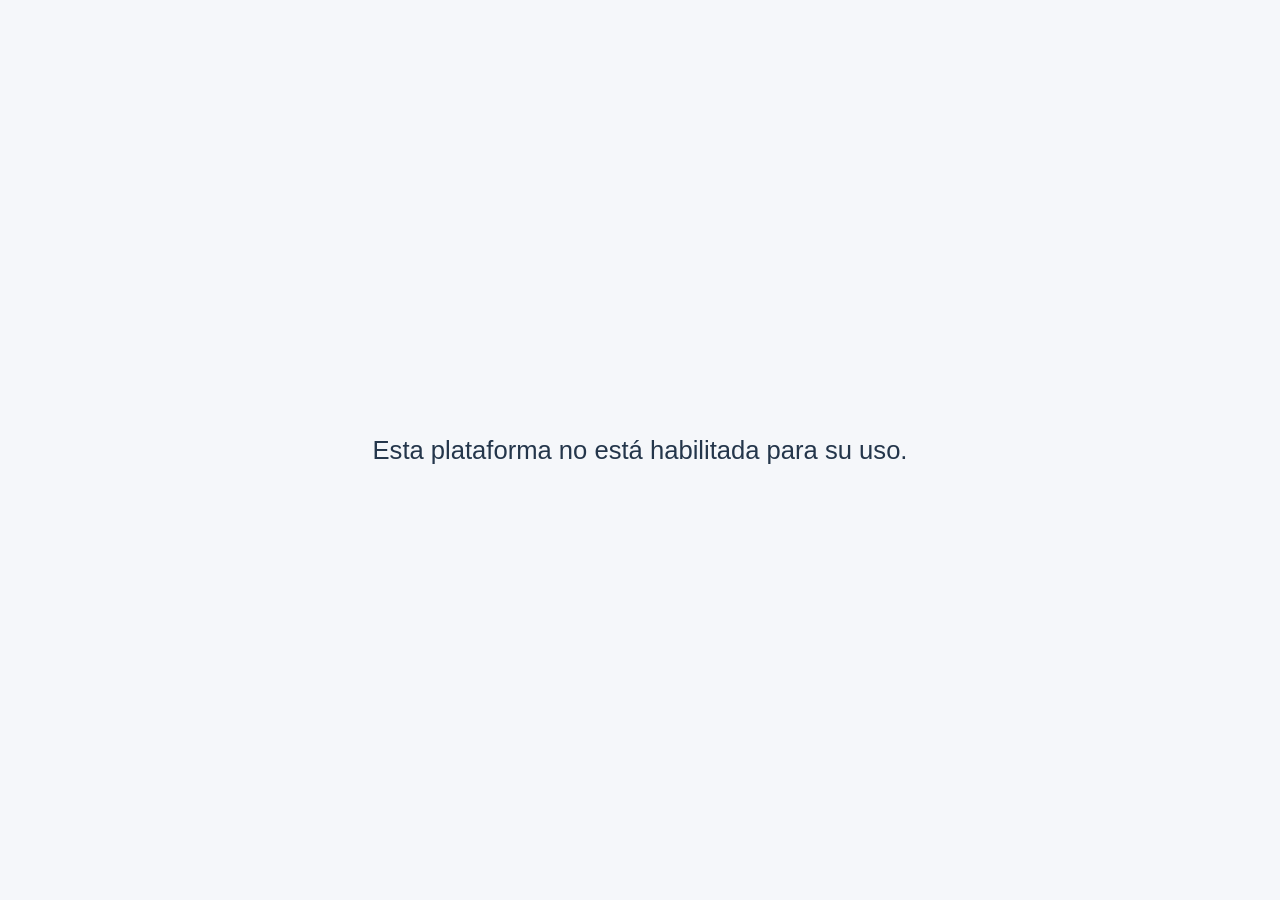
<file: index.html>
<!doctype html>
<html lang="es">
<head>
  <meta charset="utf-8">
  <meta name="viewport" content="width=device-width, initial-scale=1">
  <title>Plataforma no habilitada</title>
  <style>
    body { margin: 0; min-height: 100vh; display: grid; place-items: center; background: #f5f7fa; color: #24364b; font-family: Arial, sans-serif; }
    main { padding: 2rem; text-align: center; }
    p { font-size: clamp(1.2rem, 3vw, 1.6rem); line-height: 1.5; }
  </style>
</head>
<body>
  <main><p>Esta plataforma no está habilitada para su uso.</p></main>
</body>
</html>
</file>
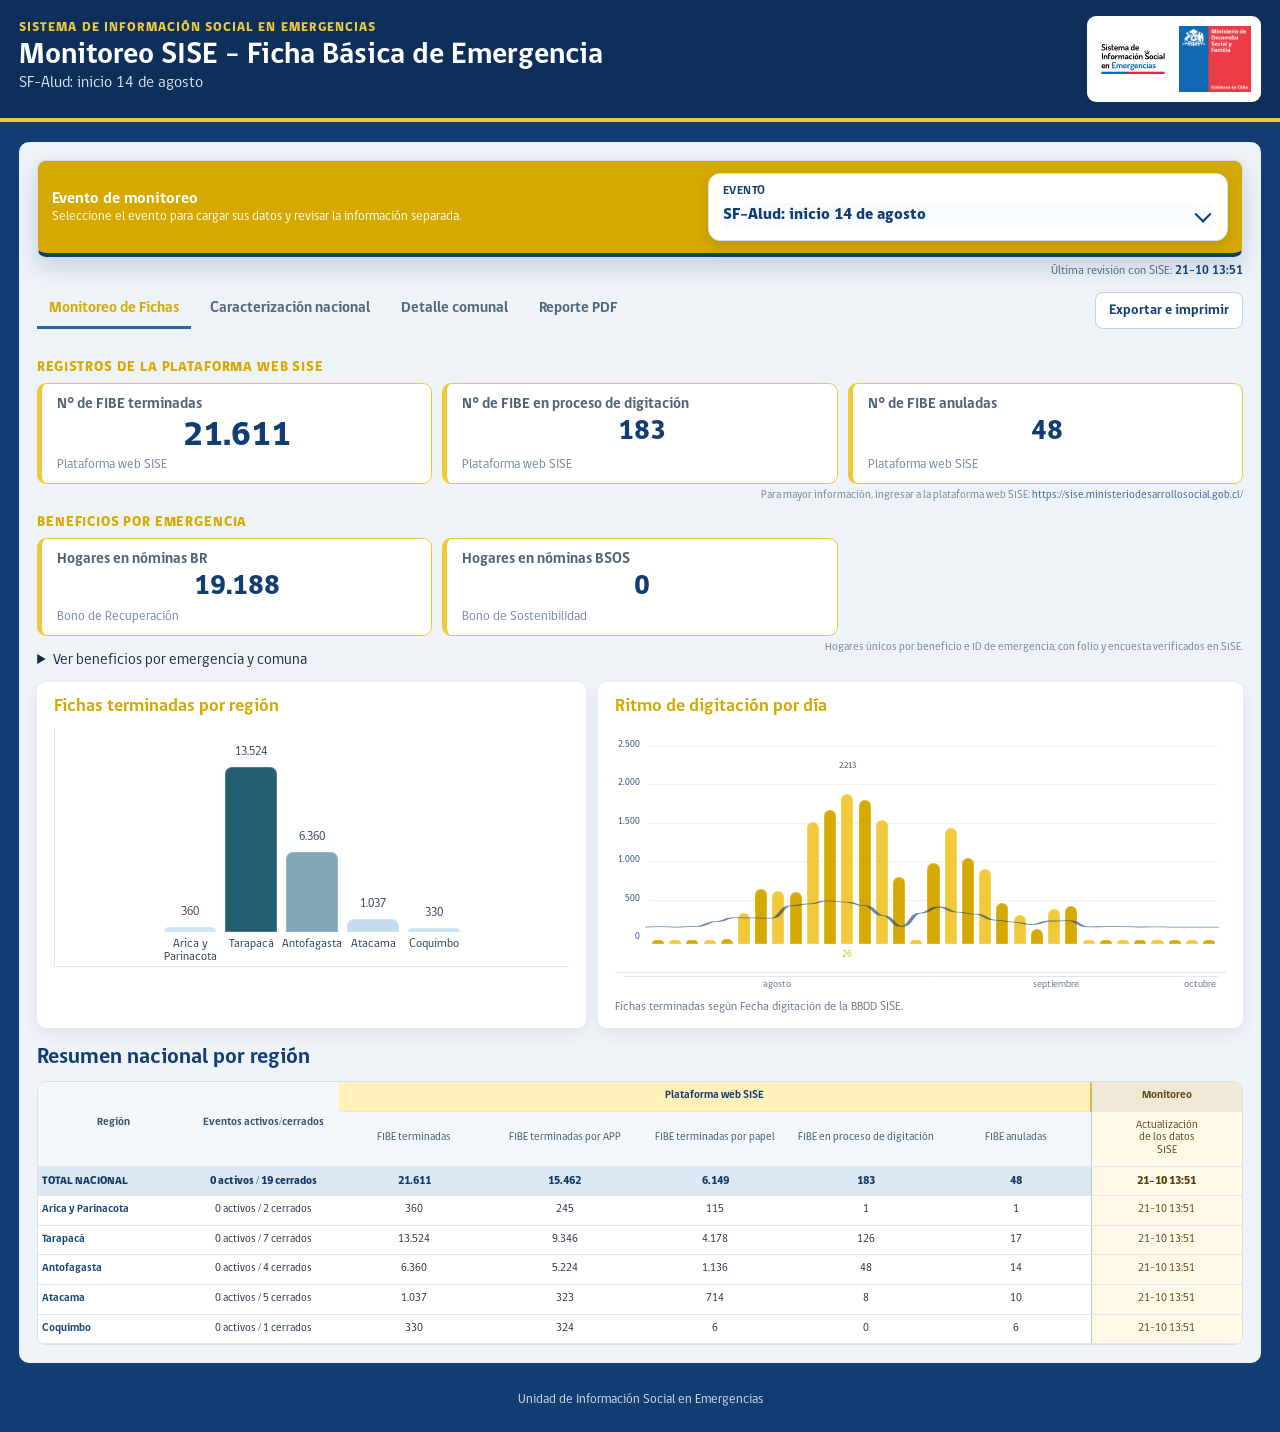
<file: emergencias/index.html>
<!doctype html>
<html lang="es">
<head>
<meta charset="utf-8">
<meta name="viewport" content="width=device-width,initial-scale=1">
<title>Monitoreo SISE - Ficha Básica de Emergencia</title>
<script src="assets/data/historico-cloud.config.js"></script>
<style>
@font-face{font-family:GobCL;src:url("assets/fonts/gobCL_Regular.otf")}@font-face{font-family:GobCL;src:url("assets/fonts/gobCL_Bold.otf");font-weight:700}@font-face{font-family:GobCL;src:url("assets/fonts/gobCL_Heavy.otf");font-weight:800}
:root{--azul:#123d72;--azul2:#2467a5;--amarillo:#d6a900;--amarillo2:#f0c93b;--fondo:#eef3f8;--borde:#d7e0ea;--texto:#18293b;--muted:#607286;--verde:#16734c;--rojo:#b54138;--naranjo:#b87500}
*{box-sizing:border-box}body{margin:0;background:var(--azul);color:var(--texto);font-family:GobCL,Arial,Helvetica,sans-serif;font-size:15px}.wrap{width:min(1500px,97%);margin:auto}
header{background:#0d2f5a;border-bottom:4px solid var(--amarillo2);color:#fff}.head{display:flex;justify-content:space-between;align-items:center;gap:22px;padding:16px 0}.eyebrow{display:block;color:var(--amarillo2);font-size:13px;font-weight:800;letter-spacing:.08em;text-transform:uppercase;margin-bottom:5px}.brand h1{margin:0 0 4px;font-size:30px}.brand p{margin:0;color:#dce8f5;font-size:16px}.meta{margin-top:7px;font-size:13px;color:#eaf3fc}.logos{display:flex;gap:10px;background:#fff;padding:7px 10px;border-radius:9px}.logos img{width:72px;height:72px;object-fit:contain}
main{padding:20px 0 30px}.shell{background:var(--fondo);border-radius:10px;padding:18px}.eventbar{display:flex;justify-content:space-between;align-items:center;gap:12px;background:#fff;border:1px solid var(--borde);border-radius:9px;padding:12px 14px;margin-bottom:12px}.eventbar label{display:grid;gap:5px;color:#465a6f;font-size:13px;font-weight:700}.eventbar select{min-width:260px;border:1px solid #cbd7e3;border-radius:7px;padding:9px 10px;background:#fff;color:var(--texto);font:700 14px GobCL,Arial}.event-status{color:#607286;font-size:13px;text-align:right}.topbar{display:flex;justify-content:space-between;align-items:center;gap:14px;margin-bottom:17px}.nav{display:flex;gap:7px;flex-wrap:wrap}.nav button{border:0;background:transparent;color:#52667a;padding:10px 12px;border-bottom:3px solid transparent;font:700 15px GobCL,Arial;cursor:pointer;transition:transform .18s ease,color .18s ease,background .18s ease,box-shadow .18s ease}.nav button:hover{transform:translateY(-2px);color:var(--azul);background:#fff;box-shadow:0 5px 12px rgba(20,52,84,.12)}.nav button.active{color:var(--azul);border-bottom-color:var(--amarillo2)}.nav button.ingreso-regional{background:#174D8C;color:#fff;border-radius:8px;border-bottom:0;display:inline-flex;align-items:center;gap:7px}.nav button.ingreso-regional:before{content:"▤";font-size:15px}.nav button.ingreso-regional:hover{background:#174D8C;color:#fff}.nav button.ingreso-regional.active{background:#123f74;color:#fff;border-bottom:0}.downloads{position:relative}.download-toggle,.btn{border:1px solid #bfd0e0;border-radius:8px;background:#fff;color:var(--azul);padding:10px 13px;font:700 14px GobCL,Arial;cursor:pointer;text-decoration:none}.download-menu{display:none;position:absolute;right:0;top:44px;z-index:20;background:#fff;border:1px solid var(--borde);border-radius:8px;padding:8px;min-width:235px}.download-menu.open{display:grid;gap:6px}.download-menu .btn{text-align:left;font-weight:400}
.panel{display:none}.panel.active{display:block}.summary-row{display:grid;grid-template-columns:minmax(260px,1fr) minmax(520px,2fr);gap:12px;align-items:start;margin-bottom:14px}.summary-row .summary-block{margin-bottom:0}.summary-row .summary-block:first-child{padding-right:12px;border-right:2px solid #b9c8d8}.summary-block{margin-bottom:14px}.section-label{margin:0 0 8px;color:var(--amarillo);font-size:14px;font-weight:800;letter-spacing:.06em;text-transform:uppercase}.sise-note{text-align:right;font-size:11px;color:#6b7f91;margin:6px 0 0}.sise-note a{color:#2b5f93;text-decoration:none}.label-date{font-size:.86em;font-style:italic;font-weight:400}.metric-grid{display:grid;gap:10px}.regional-grid,.sise-grid{grid-template-columns:repeat(3,minmax(0,1fr))}.summary-row .regional-grid{grid-template-columns:repeat(2,minmax(0,1fr))}.summary-row #kpiAlfa{grid-template-columns:1fr}.metric{background:#fff;border:1px solid #d8c870;border-left:5px solid var(--amarillo2);border-radius:9px;padding:12px 15px;min-height:98px;display:flex;flex-direction:column}.metric.submetric{background:#f5f7fa}.metric.hero{border-left-color:var(--amarillo2)}.metric-label{color:#4f6275;font-size:15px;font-weight:700;line-height:1.2}.metric-value{margin-top:4px;font-size:27px;line-height:1;color:var(--azul);font-weight:800;text-align:center;align-self:center;width:100%}.metric.hero .metric-value{font-size:34px}.metric-source{margin-top:auto;padding-top:6px;color:#718396;font-size:13px}.content-section{margin-top:18px}.content-title{margin:0 0 12px;font-size:22px;color:var(--azul)}.filterbar{display:flex;gap:10px;flex-wrap:wrap;margin:0 0 14px}.filterbar label{display:grid;gap:5px;color:#465a6f;font-size:13px;font-weight:700}.filterbar select,.filterbar input{min-width:220px;border:1px solid #cbd7e3;border-radius:7px;padding:10px;background:#fff;color:var(--texto);font:14px GobCL,Arial}.note-box{background:#fff8dc;border-left:4px solid var(--amarillo2);padding:10px 12px;margin:0 0 12px;color:#4f3c00;font-size:13px}.matrix-title{margin:16px 0 8px;color:var(--azul);font-size:17px}.affect-matrix{border-top:2px solid #111;border-bottom:2px solid #111;min-width:760px}.affect-matrix th{background:#fff!important;color:#002f5f!important;font-weight:700;border-bottom:1px solid #111}.affect-matrix tbody tr:nth-child(odd) td{background:#dcebf6}.affect-matrix tbody td{text-align:right}.affect-matrix tbody td:first-child{text-align:left;font-weight:700}.affect-matrix .national-row td{background:#dcebf6!important;color:#002f5f!important;font-weight:700}
.tablebox{background:#fff;border:1px solid var(--borde);border-radius:9px;overflow:hidden}.monitor-table{width:100%;border-collapse:collapse;table-layout:fixed}.monitor-table th,.monitor-table td{padding:8px 4px;border-bottom:1px solid #dfe6ed;text-align:center;font-size:11px;line-height:1.15;vertical-align:middle}.monitor-table thead th{background:#f4f7fa;color:#35506b;font-weight:400}.monitor-table thead tr:first-child th{font-weight:600}.group-regional{background:#dce8f4!important;color:#143e70!important;border-right:1px solid #b9c8d8}.group-sise{background:#d4e2f0!important;color:#143e70!important}.group-monitor{background:#efe8d6!important;color:#5d4511!important;border-left:2px solid #d6b85e}.monitor-col{background:#fff8e6!important;color:#513d10!important;width:86px;max-width:90px;font-size:11px;line-height:1.05}.monitor-col.update{width:76px;max-width:80px}.monitor-col .status{white-space:normal;padding:5px 7px;font-size:11px;line-height:1.05}.agregada-end{border-right:2px solid #9fb2c6!important}.regional-end{border-right:1px solid #b9c8d8}.sise-end{border-right:1px solid #b9c8d8}.subgroup{background:#eef3f7!important;color:#496379!important}.subgroup-start{border-left:1px solid #c2d0dc}.name-cell{text-align:left!important;white-space:nowrap;font-weight:700;color:#174579}.national-row td{background:#dce8f4;color:#113962;font-weight:800}.national-row .subgroup{background:#d7e2ec!important;color:#173f64!important}.region-row{cursor:pointer;transition:transform .18s ease,box-shadow .18s ease}.region-row:hover{transform:translateY(-2px);box-shadow:0 5px 12px rgba(20,52,84,.12)}.region-row:hover td{background:#f7fafc}.row-progress td{background:#fffaf0}.row-progress .name-cell{box-shadow:inset 4px 0 0 var(--amarillo2);padding-left:16px!important}.row-progress:hover td{background:#fff4d6}.status{display:inline-flex;align-items:center;justify-content:center;gap:6px;border-radius:999px;padding:6px 9px;font-size:12px;font-weight:400;white-space:nowrap}.status:before{content:"";width:7px;height:7px;border-radius:50%}.pending{background:#f7e2df;color:var(--rojo)}.pending:before{background:var(--rojo)}.progress{background:#fff0ce;color:var(--naranjo);border:1px solid #f0c76a}.progress:before{background:var(--amarillo2)}.done,.national{background:#dff2e8;color:var(--verde)}.done:before,.national:before{background:var(--verde)}.empty{padding:28px;text-align:center;color:var(--muted)}
.monitor-col{white-space:normal;overflow-wrap:anywhere}
#caracterizacion .sise-grid{grid-template-columns:repeat(4,minmax(0,1fr))}#caracterizacion .metric{min-height:122px}#caracterizacion .metric.hero .metric-value{font-size:27px}
.form-card{background:#fff;border:1px solid var(--borde);border-radius:9px;overflow:hidden}.form-head{background:var(--azul2);color:#fff;border-left:5px solid var(--amarillo2);padding:14px 17px}.form-head h2{margin:0;font-size:21px}.form-head p{margin:4px 0 0;color:#e4eff9;font-size:13px}.form-body{padding:20px}.formgrid{display:grid;grid-template-columns:repeat(3,minmax(0,1fr));gap:14px}.field label{display:block;color:#465a6f;font-size:14px;font-weight:700;margin-bottom:6px}.field input,.field select,.field textarea{width:100%;border:1px solid #cbd7e3;border-radius:7px;padding:11px;background:#fff;color:var(--texto);font:15px GobCL,Arial}.field textarea{min-height:92px}.wide{grid-column:1/-1}.entry-table{margin-top:15px}.entry-table .commune-table{min-width:760px}.entry-table input{width:100%;border:1px solid #cbd7e3;border-radius:6px;padding:8px;text-align:right;font:14px GobCL,Arial}.entry-table td:first-child{font-weight:700;color:#174579}.form-actions{display:flex;justify-content:flex-end;align-items:center;gap:10px;margin-top:15px}.primary{background:var(--azul);color:#fff;border-color:var(--azul)}.btn.report-generate{background:var(--amarillo2);color:#17324d;border-color:var(--amarillo);font-weight:800}.manual-id{display:none;margin-top:8px}.robot-note,.saving-note{margin-top:8px;color:var(--muted);font-size:13px}.saving-note{font-weight:700;color:var(--azul)}.saving-overlay[hidden]{display:none}.saving-overlay{position:fixed;inset:0;z-index:3000;background:rgba(8,29,54,.72);display:flex;align-items:center;justify-content:center;padding:20px;cursor:wait;touch-action:none}.saving-dialog{background:#fff;border-left:5px solid var(--amarillo2);border-radius:9px;box-shadow:0 12px 34px rgba(0,0,0,.28);color:var(--azul);min-width:min(380px,90vw);padding:22px 26px;text-align:center}.saving-dialog strong{display:block;font-size:20px;margin-bottom:6px}.saving-dialog span{color:#607286;font-size:14px}html.saving-lock,body.saving-lock{overflow:hidden}
.modal-backdrop{display:none;position:fixed;inset:0;background:rgba(8,29,54,.67);z-index:1000;padding:25px;align-items:center;justify-content:center}.modal-backdrop.open{display:flex}.modal{background:#fff;width:min(1350px,98vw);max-height:90vh;border-radius:10px;overflow:hidden}.modal-head{background:var(--azul2);color:#fff;border-left:5px solid var(--amarillo2);display:flex;align-items:center;justify-content:space-between;padding:14px 18px}.modal-head h2{margin:0;font-size:21px}.modal-close{border:0;background:transparent;color:#fff;font-size:28px;cursor:pointer}.modal-body{padding:16px;overflow:auto;max-height:calc(90vh - 65px)}.commune-table{width:100%;border-collapse:collapse;min-width:1150px}.commune-table th,.commune-table td{padding:10px 8px;border-bottom:1px solid #dfe6ed;text-align:center;font-size:13px}.commune-table th{background:#e5eef7;color:#234b73;font-weight:400}.commune-table td:first-child,.commune-table th:first-child{text-align:left;white-space:nowrap}.footer{color:#d9e5f1;padding:0 0 26px;text-align:center;font-size:13px}.print-only{display:none}
@media(max-width:900px){.wrap{padding:0 16px}.shell{padding:22px}.eventbar{align-items:flex-start}.eventbar select{min-width:220px}.topbar{align-items:flex-start;gap:14px}.nav{max-width:100%;overflow-x:auto;padding-bottom:4px;flex-wrap:nowrap}.nav button{white-space:nowrap;min-height:46px}.downloads{align-self:flex-end}.regional-grid,.sise-grid{grid-template-columns:repeat(2,minmax(0,1fr))}.formgrid{grid-template-columns:repeat(2,minmax(0,1fr))}.tablebox{overflow-x:auto;-webkit-overflow-scrolling:touch;border-radius:10px}.tablebox:before{content:"Deslice la tabla hacia los lados";display:block;padding:9px 12px;background:#f6f9fc;color:#607286;font-size:12px;border-bottom:1px solid var(--borde)}.monitor-table{min-width:1080px}.commune-table{min-width:1050px}.monitor-table th,.monitor-table td,.commune-table th,.commune-table td{padding:11px 9px;font-size:13px}.name-cell,.monitor-table td:first-child,.monitor-table th:first-child,.commune-table td:first-child,.commune-table th:first-child{position:sticky;left:0;z-index:2;background:#fff}.monitor-table thead th:first-child,.commune-table thead th:first-child{z-index:3;background:#e5eef7}.national-row .name-cell{background:#dce8f4}.modal-backdrop{padding:12px}.modal{width:100%;max-height:92vh}.modal-body{padding:10px}}@media(max-width:650px){body{font-size:16px}.wrap{padding:0 12px}header{padding:16px 0 14px}.head{flex-direction:column;align-items:flex-start;gap:10px}.brand h1{font-size:25px;line-height:1.08}.brand p{font-size:16px}.brand .eyebrow{font-size:12px;margin-bottom:6px}.meta{font-size:13px}.logos{align-self:flex-start;justify-content:flex-start;gap:8px;padding:7px 9px;border-radius:8px}.logos img{width:64px;height:42px}.shell{margin:14px 0 20px;padding:16px 12px;border-radius:14px}.eventbar,.topbar{flex-direction:column;align-items:stretch}.eventbar select{min-width:0;width:100%}.event-status{text-align:left}.downloads{width:100%;align-self:stretch}.download-toggle,.download-menu,.download-menu .btn{width:100%}.download-menu{position:static;margin-top:8px}.nav{display:flex;gap:8px;margin:0 -2px;padding:0 2px 8px;overflow-x:auto}.nav button{flex:0 0 auto;padding:11px 13px;font-size:15px;border-radius:8px}.content-title{font-size:21px}.section-label{font-size:12px;line-height:1.25}.regional-grid,.sise-grid{grid-template-columns:repeat(2,minmax(0,1fr));gap:8px}.metric{min-height:116px;padding:12px;border-radius:10px}.metric-label{font-size:13px;line-height:1.25}.metric-value,.metric.hero .metric-value{font-size:25px}.metric-source{font-size:12px}.formgrid{grid-template-columns:1fr;gap:13px}.wide{grid-column:auto}.form-body{padding:15px}.field label{font-size:14px}.field input,.field select,.field textarea{min-height:46px;font-size:16px;padding:11px 12px}.field textarea{min-height:105px}.form-actions{justify-content:stretch}.form-actions .btn{width:100%;min-height:48px}.filterbar{display:grid}.filterbar select{min-width:0;width:100%}.tablebox{margin:0 -4px}.monitor-table{min-width:980px}.commune-table{min-width:980px}.monitor-table th,.monitor-table td,.commune-table th,.commune-table td{font-size:12px;padding:10px 8px}.status{padding:6px 8px;font-size:12px}.modal-head h2{font-size:18px}.modal-close{font-size:32px}.sise-note{text-align:left;line-height:1.35}}@media(max-width:420px){.regional-grid,.sise-grid{grid-template-columns:1fr}.metric{min-height:94px}.brand h1{font-size:23px}.logos img{width:58px;height:38px}.monitor-table{min-width:920px}.commune-table{min-width:920px}}
@media(max-width:900px){.summary-row{grid-template-columns:1fr}.summary-row .summary-block:first-child{padding-right:0;border-right:0;border-bottom:2px solid #b9c8d8;padding-bottom:12px}}
@page{size:A4 landscape;margin:10mm 10mm 14mm}@media print{*{box-shadow:none!important;text-shadow:none!important;animation:none!important;transition:none!important}body{background:#fff!important;color:#17324d;font-size:9pt}.wrap{width:100%;max-width:none;padding:0}.print-only{display:block}.eventbar,.topbar,#carga,#detalle,#historial,.modal-backdrop,.download-menu,.downloads,.nav,.sise-note,.metric-source,.print-hide{display:none!important}header{background:#fff;color:#17324d;border:0;border-bottom:2px solid var(--amarillo2);padding:0 0 4mm;margin:0 0 4mm}.head{display:grid;grid-template-columns:1fr auto;align-items:start;gap:8mm;padding:0}.brand .eyebrow{color:var(--amarillo);font-size:9pt;letter-spacing:.05em;margin:0 0 1mm}.brand h1{font-size:18pt;line-height:1.05;color:var(--azul);margin:0}.brand p{font-size:12pt;color:#17324d;margin:1mm 0 0}.brand .print-header-source{font-size:9pt;color:#43566b;margin-top:2mm}.meta{font-size:9pt;color:#43566b;margin-top:2mm}.logos{background:#fff;border:0;border-radius:0;padding:0;gap:4mm}.logos img{width:22mm;height:16mm;object-fit:contain}.shell{background:#fff;border:0;border-radius:0;padding:0 0 8mm}.panel{display:block!important}.panel:not(#resumen){display:none!important}.print-title{background:#fff;color:var(--azul);border-left:4px solid var(--amarillo2);padding:0 0 0 3mm;margin:0 0 2mm;font-size:12pt;font-weight:800}.summary-row{display:block;margin-bottom:0}.summary-row .summary-block:first-child{padding-right:0;border-right:0}.summary-block{border:0;margin:0 0 4mm;padding:0}.section-label{color:var(--azul);font-size:11pt;font-weight:800;margin:0 0 1.5mm;letter-spacing:.03em}.metric-grid{display:table;width:100%;border-collapse:collapse;margin:0 0 2mm}.regional-grid,.sise-grid{grid-template-columns:none}.metric{display:table-row;background:#fff!important;border:0;min-height:0;padding:0}.metric-label,.metric-value{display:table-cell;border:1px solid #d8e1ea;padding:2mm 3mm;vertical-align:middle}.metric-label{width:72%;font-size:9pt;color:#17324d;font-weight:400}.metric-value,.metric.hero .metric-value{width:28%;font-size:10pt;color:#17324d;font-weight:800;text-align:right}.summary-block:first-of-type .section-label:after{content:" - Indicador | Valor";font-weight:400;color:#607286}.summary-block:nth-of-type(2) .section-label:after{content:" - Indicador | Valor";font-weight:400;color:#607286}.content-section{margin-top:3mm}.content-title{display:block;font-size:12pt;color:var(--azul);margin:0 0 2mm;border-left:4px solid var(--amarillo2);padding-left:3mm}.tablebox{overflow:visible;border:0;border-radius:0;background:#fff}.monitor-table{width:100%;border-collapse:collapse;table-layout:fixed;page-break-inside:auto}.monitor-table th,.monitor-table td{font-size:9pt;line-height:1.25;padding:2mm 1.8mm;border:1px solid #d8e1ea;text-align:center;white-space:normal;color:#17324d}.monitor-table thead tr:first-child th,.monitor-table thead th{background:var(--azul)!important;color:#fff!important;font-size:9.5pt;font-weight:800}.monitor-table thead tr:nth-child(2) th{background:#174d8c!important;color:#fff!important;font-size:9pt}.group-monitor,.monitor-table th:nth-child(12),.monitor-table th:nth-child(13),.monitor-table td:nth-child(12),.monitor-table td:nth-child(13){display:none!important}.name-cell{text-align:left!important;white-space:normal;font-weight:800;color:#17324d}.national-row td{background:#eef2f5!important;color:#17324d!important;font-weight:800}.national-row .subgroup,.subgroup{background:#fff!important;color:#17324d!important}.region-row:hover,.region-row:hover td{transform:none;background:inherit}.status{background:transparent!important;color:#17324d!important;border:0;padding:0;font-size:9pt}.status:before{display:none}.print-notice{position:fixed;right:10mm;bottom:5mm;width:120mm;margin:0;text-align:right;font-size:8pt;color:#5e6d7b}.print-date{position:fixed;left:10mm;bottom:5mm;margin:0;font-size:8pt;color:#5e6d7b}.print-date:after{content:"  | Página " counter(page)}.print-sources{position:fixed;left:10mm;bottom:9mm;margin:0;font-size:8pt;line-height:1.35;color:#5e6d7b}.footer{display:none}}
.matrix-box{border:2px solid var(--amarillo2);border-radius:12px;padding:16px 18px;background:#fff}
.matrix-box .affect-matrix{border:0;min-width:760px;margin-top:8px;border-radius:5px;overflow:hidden}
.matrix-box .affect-matrix{table-layout:fixed}
.matrix-box .affect-matrix col{width:14.28%}
.matrix-box .affect-matrix th{background:var(--azul)!important;color:#fff!important;border:1px solid #d8e1ea;font-weight:700;text-align:center!important}
.matrix-box .affect-matrix tbody td{border:1px solid #d8e1ea}
.matrix-box .affect-matrix tbody td{background:#fff!important;text-align:center}
.matrix-box .affect-matrix tbody td:first-child{text-align:left!important}
.matrix-box .affect-matrix .row-total,.matrix-box .affect-matrix .national-row td{background:var(--azul)!important;color:#fff!important;font-weight:800}
.damage-cards{display:grid;grid-template-columns:repeat(6,minmax(0,1fr));gap:14px;margin:0 0 18px}
.damage-cards.enseres{grid-template-columns:repeat(5,minmax(0,1fr))}
.damage-title{margin:0 0 12px;color:var(--azul);font-size:15px;font-weight:800;text-transform:uppercase;letter-spacing:.02em;display:flex;align-items:center;gap:10px}
.damage-title:before{content:"";width:34px;height:34px;border-radius:50%;background:#073b78;color:#fff;display:inline-flex;align-items:center;justify-content:center;background-position:center;background-repeat:no-repeat;background-size:20px}
.damage-title.vivienda:before{content:"⌂";font-size:25px;line-height:1}
.damage-title.enseres:before{content:"▧";font-size:21px;line-height:1}
.damage-card{background:#fff;border:1px solid #d8e1ea;border-radius:8px;padding:10px 8px;text-align:center;min-height:90px;transition:transform .18s ease,box-shadow .18s ease,border-color .18s ease;display:flex;flex-direction:column;justify-content:center}
.damage-card:hover{transform:translateY(-3px);box-shadow:0 8px 18px rgba(20,52,84,.16);border-color:#b9c8d8}
.matrix-box .affect-matrix tbody td{transition:transform .18s ease,box-shadow .18s ease,background .18s ease}
.matrix-box .affect-matrix tbody td:not(:first-child):hover{position:relative;z-index:2;transform:translateY(-2px);box-shadow:0 6px 14px rgba(20,52,84,.14);background:#f8fbff!important}
.damage-card em{display:none}
.damage-card span{display:block;color:#17324d;font-size:13px;font-weight:800;line-height:1.15}
.damage-card strong{display:block;margin-top:5px;font-size:30px;line-height:1;font-weight:800;text-align:center;width:100%}
.damage-card small{display:block;margin-top:5px;color:#3f5772;font-size:12px;font-weight:700}
.damage-card.c0 strong{color:#169b62}.damage-card.c1 strong{color:#f2b600}.damage-card.c2 strong{color:#f06f2f}.damage-card.c3 strong{color:#ef3b3a}.damage-card.c4 strong{color:#9a248f}.damage-card.total strong{color:var(--azul)}
.affect-matrix .damage-head{background:var(--azul)!important;color:#fff!important;text-align:left!important}
.affect-matrix .damage-head strong{display:block;font-size:13px;font-weight:800;line-height:1.2}
.affect-matrix thead th[colspan]{font-size:13px;font-weight:800;line-height:1.2;text-align:center!important}
.affect-matrix .damage-head small{display:block;margin-top:3px;color:#dce9f5;font-size:13px;font-weight:800;line-height:1.2}
.entry-table thead th{background:var(--azul)!important;color:#fff!important}
.entry-table tbody td:first-child{background:#e8f1fa;color:#0b3b6f}
.metric-pct{display:block;margin-top:4px;color:#5f7184;font-size:13px;font-weight:700}
.th-center{display:block;text-align:center}
.eventbar{display:grid;grid-template-columns:1fr minmax(320px,520px);align-items:center;gap:16px;background:var(--azul);border:1px solid #0b2e58;border-bottom:4px solid var(--amarillo2);box-shadow:0 10px 24px rgba(9,44,82,.18);color:#fff}
.event-copy strong{display:block;color:#fff;font-size:16px}.event-copy span{display:block;margin-top:3px;color:#dce8f5;font-size:13px}.eventbar label{position:relative;display:grid;gap:6px;background:#f8fbff;border:1px solid #dce8f5;border-radius:12px;padding:11px 14px 12px;box-shadow:0 5px 14px rgba(0,0,0,.12)}.eventbar label span{color:var(--azul);font-size:12px;text-transform:uppercase;letter-spacing:.04em}.eventbar select{display:none}.event-select{position:relative}.event-select-btn{width:100%;border:0;background:#f8fbff;color:var(--azul);font:800 16px GobCL,Arial;text-align:left;padding:4px 34px 4px 0;cursor:pointer}.event-select-btn:after{content:"";position:absolute;right:4px;top:50%;width:10px;height:10px;border-right:2px solid var(--azul);border-bottom:2px solid var(--azul);transform:translateY(-65%) rotate(45deg)}.event-options{display:none;position:absolute;z-index:30;left:0;right:0;top:calc(100% + 10px);background:#fff;border:1px solid #cfe0f2;border-radius:12px;padding:8px;box-shadow:0 16px 28px rgba(9,44,82,.2)}.event-options.open{display:grid;gap:6px}.event-option{border:0;border-radius:9px;background:#f4f8fc;color:var(--azul);padding:12px 13px;text-align:left;font:700 14px GobCL,Arial;cursor:pointer}.event-option:hover,.event-option.active{background:#dce8f4;color:#123f74}.eventbar label:focus-within{border-color:var(--amarillo2);box-shadow:0 0 0 3px rgba(240,201,59,.28),0 5px 14px rgba(0,0,0,.12)}.event-status{display:none}.sise-update-line{margin:-4px 0 14px;text-align:right;color:#496379;font-size:12px}.sise-update-line strong{color:var(--azul);font-weight:700}.shell.loading .panel{opacity:.35;transform:translateY(5px)}.panel{transition:opacity .28s ease,transform .28s ease}.panel.active{animation:panelIn .34s ease both}@keyframes panelIn{from{opacity:.25;transform:translateY(8px)}to{opacity:1;transform:none}}
.chart-grid{display:grid;grid-template-columns:minmax(0,.92fr) minmax(0,1.08fr);gap:12px;margin:0 0 16px}.chart-card{min-width:0;overflow:hidden;background:#fff;border:1px solid #fff;border-radius:9px;padding:14px 16px;box-shadow:0 6px 16px rgba(20,52,84,.08)}.chart-card h3{margin:0 0 12px;color:var(--azul);font-size:18px}.bar-chart{position:relative;display:grid;grid-auto-flow:column;grid-auto-columns:minmax(54px,1fr);align-items:stretch;gap:4px;min-height:238px;border-left:1px solid #dfe6ed;border-bottom:1px solid #dfe6ed;padding:18px 8px 0}.bar-chart:not(.daily-chart){grid-auto-columns:minmax(44px,60px);justify-content:center;gap:1px}.daily-chart{grid-auto-columns:minmax(0,1fr);gap:1px}.chart-empty{min-height:238px;border-left:1px solid #dfe6ed;border-bottom:1px solid #dfe6ed;display:grid;place-items:center;text-align:center;color:#607286;font-size:13px;padding:18px}.bar-item{position:relative;z-index:1;display:flex;flex-direction:column;justify-content:flex-end;align-items:center;gap:6px;height:220px;text-align:center;min-width:0}.bar-value{font-size:12px;color:#253b52;font-weight:400;min-height:15px}.bar{width:min(52px,86%);min-height:3px;border-radius:7px 7px 0 0;background:var(--bar-color,#2467a5);box-shadow:inset 0 0 0 1px rgba(255,255,255,.18);animation:barGrow .45s ease both}.daily-chart .bar{width:min(28px,68%)}.daily-chart .bar-value{font-size:10px}.daily-chart .bar-label{font-size:10px}.bar-label{font-size:12px;color:#26394d;line-height:1.05;min-height:28px;display:flex;flex-direction:column;align-items:center;justify-content:flex-start}.bar-label small{display:block;color:#607286;font-size:10px;text-transform:uppercase}.month-axis{display:grid;gap:1px;margin:3px 0 0 1px;padding:0 8px}.month-axis span{border-top:1px solid #dfe6ed;color:#607286;font-size:10px;line-height:16px;text-align:center;text-transform:lowercase}.trend-line{position:absolute;z-index:2;left:8px;right:8px;top:78px;bottom:38px;width:calc(100% - 16px);height:calc(100% - 116px);overflow:visible;pointer-events:none}.trend-line path{fill:none;stroke:#d6a900;stroke-width:.85;stroke-linecap:round;stroke-linejoin:round;opacity:.7}.chart-note{margin:8px 0 0;color:#607286;font-size:12px}.car-hero{display:grid;grid-template-columns:1fr 460px;gap:12px;margin-bottom:14px}.car-strip{display:grid;grid-template-columns:repeat(4,minmax(0,1fr));background:#eef5ff;border:1px solid #fff;border-radius:9px;overflow:hidden}.car-stat{padding:12px 12px;text-align:center;border-right:1px solid #cfe0f2}.car-stat:last-child{border-right:0}.car-icon{width:66px;height:66px;margin:0 auto 7px;border-radius:50%;display:grid;place-items:center;background:#fff8d8}.car-icon svg{width:46px;height:46px;fill:none;stroke:var(--amarillo);stroke-width:2.35;stroke-linecap:round;stroke-linejoin:round}.car-stat strong{display:block;color:#071b30;font-size:28px;line-height:1}.car-stat em{display:block;margin:3px 0 7px;color:var(--azul);font-style:normal;font-weight:400;font-size:12px;line-height:1.15}.car-stat span{display:block;color:#465a6f;font-size:13px;font-weight:400;line-height:1.15}.donut-box{display:grid;grid-template-columns:1fr 1fr;gap:10px;background:#eef5ff;border:1px solid #fff;border-radius:9px;padding:12px}.donut{display:grid;grid-template-columns:86px 1fr;align-items:center;gap:10px}.donut-ring{width:80px;height:80px;border-radius:50%;display:grid;place-items:center;background:conic-gradient(var(--donut-color) var(--p),#cdddf9 0)}.donut-ring span{background:#fff;border-radius:50%;width:52px;height:52px;display:grid;place-items:center;font-weight:400;color:#1c3450;font-size:12px}.donut label{color:#1c3450;font-size:13px;font-weight:400;line-height:1.15}.donut label strong{display:block;font-size:28px;line-height:1;color:#071b30;font-weight:800;margin-bottom:4px}@keyframes barGrow{from{height:0}to{height:var(--h)}}@media(max-width:900px){.eventbar{grid-template-columns:1fr}.chart-grid,.car-hero{grid-template-columns:1fr}.bar-chart{overflow-x:auto}.car-strip{grid-template-columns:repeat(2,minmax(0,1fr))}.car-stat:nth-child(2){border-right:0}.car-stat{border-bottom:1px solid #cfe0f2}.donut-box{grid-template-columns:1fr}}
.daily-chart.has-axis{padding-left:34px}.chart-y-axis{position:absolute;z-index:0;left:0;top:18px;bottom:34px;width:30px;display:grid;grid-template-rows:repeat(5,1fr);color:#607286;font-size:9px;text-align:right;pointer-events:none}.chart-y-axis span{padding-right:5px;transform:translateY(-6px)}.chart-gridlines{position:absolute;z-index:0;left:34px;right:8px;top:18px;bottom:34px;display:grid;grid-template-rows:repeat(4,1fr);pointer-events:none}.chart-gridlines span{border-top:1px solid #edf2f7}.daily-chart.dense{gap:0;padding-top:24px}.daily-chart.dense .bar{width:min(20px,70%)}.daily-chart.dense .bar-value{font-size:8px;min-height:27px;line-height:1;white-space:nowrap}.daily-chart.dense .bar-label{font-size:9px;min-height:22px}.daily-chart.dense .bar-item:nth-child(2n) .bar-value{transform:translateY(-11px)}.daily-chart.dense .bar-item:nth-child(2n+1) .bar-value{transform:translateY(1px)}.daily-chart.dense .trend-line{top:92px;height:calc(100% - 130px)}.daily-chart.dense .trend-line path{stroke-width:.7;opacity:.62}
.daily-chart .bar-label{color:#d6a900}
.daily-chart.dense .bar-item:nth-child(2n) .bar-value,.daily-chart.dense .bar-item:nth-child(2n) .bar-label{visibility:hidden}.daily-chart.has-axis{border-left:0}.daily-chart.has-axis .chart-y-axis{z-index:3;color:#123d72;background:#fff}.daily-chart.has-axis .chart-gridlines{z-index:0}
.daily-chart.has-axis .chart-y-axis,.daily-chart.has-axis .chart-gridlines{display:block}.daily-chart.has-axis .chart-y-axis span{position:absolute;right:0}.daily-chart.has-axis .chart-gridlines span{position:absolute;left:0;right:0;border-top:1px solid #edf2f7}
body[data-tema="alud"] .eventbar{background:#d6a900;border-color:#cfe0f2;border-bottom-color:#123d72;color:#fff}body[data-tema="alud"] .event-copy strong,body[data-tema="alud"] .event-copy span{color:#fff}body[data-tema="alud"] .eventbar label{background:#fff;border-color:#cfe0f2}body[data-tema="alud"] .event-option:hover,body[data-tema="alud"] .event-option.active{background:#fff1b8;color:#123d72}body[data-tema="alud"] .nav button.active{color:#d6a900;border-bottom-color:#2467a5}body[data-tema="alud"] .group-sise{background:#fff1b8!important;color:#123d72!important}body[data-tema="alud"] .metric{border-left-color:#2467a5;border-color:#f0c93b}body[data-tema="alud"] .chart-card h3{color:#d6a900}body[data-tema="alud"] .trend-line path{stroke:#123d72}
</style>
</head>
<body>
<header><div class="wrap head"><div class="brand"><span class="eyebrow">Sistema de Información Social en Emergencias</span><h1>Monitoreo SISE - Ficha Básica de Emergencia</h1><p id="eventoSubtitulo">Sistema Frontal - Julio</p><div class="meta" id="ultimaActualizacion"></div><p class="print-only print-header-source">Fuente de información: Plataforma web SISE e información ingresada por las regiones.</p></div><div class="logos"><img src="assets/LOGO_SISE.png" alt="Logo SISE"><img src="assets/logo_MDSF.png" alt="Ministerio de Desarrollo Social y Familia"></div></div></header>
<main class="wrap"><div class="shell"><p class="print-only print-notice">Uso restringido e institucional. Resguarde esta información y no la comparta con personas no autorizadas.</p><p class="print-only print-sources">Fuente:<br>• Plataforma web SISE<br>• Información ingresada por las regiones</p><p class="print-only print-date" id="printDate"></p>
<div class="eventbar"><div class="event-copy"><strong>Evento de monitoreo</strong><span>Seleccione el evento para cargar sus datos y revisar la información separada.</span></div><label><span>Evento</span><select id="eventoSelector"></select><div class="event-select"><button type="button" class="event-select-btn" id="eventoBoton">Seleccione evento</button><div class="event-options" id="eventoOpciones"></div></div></label><div class="event-status" id="eventoEstado">Cargando datos del evento...</div></div><div class="sise-update-line" id="siseUpdateLine">Cargando datos desde SISE...</div>
<div class="topbar"><div class="nav"><button class="active" data-tab="resumen">Monitoreo de Fichas</button><button data-tab="caracterizacion">Caracterización nacional</button><button data-tab="detalle">Detalle comunal</button><button data-tab="reporte">Reporte PDF</button></div><div class="downloads"><button class="download-toggle" id="downloadToggle">Exportar e imprimir</button><div class="download-menu" id="downloadMenu"><button class="btn" onclick="abrirReporteImprimible()">Imprimir / guardar PDF</button><button class="btn" onclick="descargarExcel()">Datos Excel</button></div></div></div>
<section id="resumen" class="panel active"><div class="print-only print-title">Monitoreo de Fichas</div><div class="summary-row"><div class="summary-block"><p class="section-label">Información agregada</p><div class="metric-grid regional-grid" id="kpiAlfa"></div></div><div class="summary-block"><p class="section-label">Información autorreportada por la región</p><div class="metric-grid regional-grid" id="kpisRegionales"></div></div></div><div class="summary-block"><p class="section-label">REGISTROS DE LA PLATAFORMA WEB SISE</p><div class="metric-grid sise-grid" id="kpisSise"></div><p class="sise-note">Para mayor información, ingresar a la plataforma web SISE: <a href="https://sise.ministeriodesarrollosocial.gob.cl/" target="_blank" rel="noopener">https://sise.ministeriodesarrollosocial.gob.cl/</a></p></div><div class="summary-block" id="beneficiosContent"></div><div id="monitorCharts"></div><div id="alertasContent"></div><div class="print-only print-title">Resumen nacional por región</div><div class="content-section"><h2 class="content-title">Resumen nacional por región</h2><div id="resumenRegionContent"></div></div><p class="note-box">Fichas aplicadas corresponde a un dato diario reportado por la región. Por regla, el consolidado nunca puede ser menor que la suma de FIBE terminadas y FIBE en proceso de digitación registradas en la plataforma web SISE.</p></section>
<section id="detalle" class="panel"><div class="content-section"><h2 class="content-title">Detalle comunal</h2><div class="filterbar"><label>Región<select id="detalleRegion"></select></label><label>Comuna<select id="detalleComuna"></select></label></div><div id="detalleContent"></div></div></section>

<section id="caracterizacion" class="panel"><div class="content-section"><h2 class="content-title">Caracterización nacional</h2><div class="filterbar"><label>Región<select id="carRegion"></select></label><label>Comuna<select id="carComuna"></select></label></div><div id="caracterizacionContent"></div></div></section>
<section id="reporte" class="panel"><div class="content-section"><h2 class="content-title">Reporte PDF</h2><div class="filterbar"><label>Alcance<select id="reporteAlcance"><option value="general">General</option><option value="region">Por región</option><option value="comuna">Por comuna</option></select></label><label id="reporteRegionLabel">Región<select id="reporteRegion"></select></label><label id="reporteComunaLabel">Comuna<select id="reporteComuna"></select></label><button class="btn report-generate" type="button" id="btnGenerarReporte">Generar reporte</button></div><div id="reporteContent"></div></div></section>
<section id="historial" class="panel"><div class="content-section"><h2 class="content-title">Histórico diario</h2><div class="filterbar"><label>Región<select id="histRegion"></select></label><label>Comuna<select id="histComuna"></select></label><label>Fecha de captura<input type="date" id="histFecha"></label><label>Tipo de registro<select id="histTipo"><option value="">Todos los tipos</option><option value="Carga regional">Carga regional</option><option value="Plataforma web SISE">Plataforma web SISE</option></select></label></div><div id="historialContent"></div></div></section>
<section id="carga" class="panel"><div class="form-card"><div class="form-head"><span class="eyebrow">INGRESO DE INFORMACIÓN</span><h2>Autorreporte regional</h2><p><em>Registre los datos para el monitoreo nacional.</em></p></div><div class="form-body"><form id="formCarga"><div class="formgrid"><div class="field"><label>Región</label><select id="region" required></select></div><div class="field"><label>Fecha y hora de registro</label><input id="fechaLlenado" readonly></div><div class="field"><label>Estado de la actualización de autorreporte regional</label><select id="estadoLlenado" required><option value="">Seleccione estado</option><option value="progress" title="En proceso: la información aún se encuentra en actualización y puede cambiar durante el día.">En proceso</option><option value="done" title="Actualizado: la información del día ha sido revisada y corresponde al reporte definitivo.">Actualizado</option></select><p class="robot-note" id="estadoAyuda"></p></div></div><p class="robot-note" id="robotNote">Seleccione una región para cargar todas sus comunas y registrar la información en una sola acción.</p><div class="tablebox entry-table"><table class="commune-table"><thead><tr><th>Comuna</th><th>Fichas aplicadas</th><th id="encuestadoresLabel">Encuestadores FIBE</th></tr></thead><tbody id="comunasIngresoBody"><tr><td colspan="3">Seleccione una región.</td></tr></tbody></table></div><div class="form-actions"><span class="saving-note" id="guardandoEstado" hidden>Guardando información...</span><button class="btn" type="button" id="limpiarIngreso">Limpiar</button><button class="btn primary" type="submit" id="btnGuardar">Guardar actualización</button></div></form></div></div></section>
</div></main><div class="wrap footer">Unidad de Información Social en Emergencias</div><div class="saving-overlay" id="savingOverlay" role="dialog" aria-live="assertive" aria-modal="true" hidden><div class="saving-dialog"><strong>Guardando información reportada</strong><span>Espere a que finalice el guardado.</span></div></div>
<div class="modal-backdrop" id="communeModal"><div class="modal"><div class="modal-head"><h2 id="modalTitle">Detalle comunal</h2><button class="modal-close" id="modalClose">×</button></div><div class="modal-body" id="modalBody"></div></div></div>
<script>
const regionesChile=['Arica y Parinacota','Tarapacá','Antofagasta','Atacama','Coquimbo','Valparaíso','Metropolitana de Santiago','O’Higgins','Maule','Ñuble','Biobío','La Araucanía','Los Ríos','Los Lagos'];
const regionesSf13=['Atacama','Coquimbo','Valparaíso','Metropolitana de Santiago','O’Higgins','Maule','Ñuble','Biobío','La Araucanía','Los Ríos'];
const regionesMonitoreo=regionesSf13;
const regionesSf27=['Metropolitana de Santiago','O’Higgins','Maule','Ñuble','Biobío','La Araucanía','Los Ríos','Los Lagos'];
const regionesAlud=['Arica y Parinacota','Tarapacá','Antofagasta','Atacama','Coquimbo'];
const regionesIngresoBloqueadas=new Set(['Metropolitana de Santiago','O’Higgins','Maule','Ñuble','Biobío','La Araucanía','Los Ríos']);
const regionesIngreso=regionesMonitoreo.filter(r=>!regionesIngresoBloqueadas.has(r));
const regionesSiseCerradas=new Set(['METROPOLITANADESANTIAGO','OHIGGINS','MAULE','NUBLE','BIOBIO','LAARAUCANIA','LOSRIOS']);
const eventoPredeterminado={id:'sf-alud-20260814',nombre:'SF-Alud: inicio 14 de agosto',subtitulo:'SF-Alud: inicio 14 de agosto',dataUrl:'assets/data/monitoreo-sise-sf-alud-live-20260908.json',predeterminado:true,tema:'alud'};
function regionSiseCerrada(r){return regionesSiseCerradas.has(claveTexto(regionCanon(r)).replace(/[^A-Z0-9]+/g,''))}
function encuestadoresVista(d){return regionSiseCerrada(typeof d==='string'?d:d.region)?'Evento SISE cerrado':fmt(typeof d==='number'?d:d.encuestadores)}
const idOrdenRegion={'Arica y Parinacota':'aa-15','Tarapacá':'ab-01','Antofagasta':'ac-02','Atacama':'ad-03','Coquimbo':'ae-04','Valparaíso':'af-05','Metropolitana de Santiago':'dd-13','O’Higgins':'ee-06','Maule':'ff-07','Ñuble':'gg-16','Biobío':'hh-08','La Araucanía':'ii-09','Los Ríos':'jj-14'};
const alfaSenapredComuna={"Atacama":{"Huasco":23,"Alto del Carmen":0,"Vallenar":150,"Freirina":15,"Tierra Amarilla":0,"Caldera":0,"Copiap\u00f3":60,"Cha\u00f1aral":0,"Diego de Almagro":0},"Coquimbo":{"Andacollo":450,"Canela":14,"Coquimbo":7600,"Combarbal\u00e1":0,"Illapel":38,"La Higuera":800,"La Serena":1502,"Los Vilos":9,"Monte Patria":6400,"Ovalle":33,"Paihuano":111,"Punitaqui":1502,"R\u00edo Hurtado":15,"Salamanca":1004,"Vicu\u00f1a":1},"Valpara\u00edso":{"Cabildo":0,"Cartagena":450,"El Tabo":260,"La Ligua":0,"Putaendo":872,"Quilpu\u00e9":501,"San Esteban":7,"Valpara\u00edso":646,"Vi\u00f1a del Mar":1265,"Casablanca":200,"Conc\u00f3n":50,"Juan Fernandez":0,"Puchuncav\u00ed":561,"Quintero":0,"Isla de Pascua":0,"Los Andes":0,"Calle Larga":0,"Rinconada":6,"Papudo":2,"Petorca":0,"Zapallar":0,"Quillota":206,"La Calera":102,"Hijuelas":0,"La Cruz":167,"Nogales":160,"San Antonio":252,"Algarrobo":1,"El Quisco":264,"Santo Domingo":4,"San Felipe":700,"Catemu":1150,"Llay Llay":1000,"Panquehue":205,"Santa Mar\u00eda":115,"Limache":162,"Olmu\u00e9":1074,"Villa Alemana":482},"Metropolitana de Santiago":{"Talagante":70,"Puente Alto":0,"Cerrillos":80,"Mar\u00eda Pinto":20,"Melipilla":370,"Lampa":983,"Cerro Navia":3400,"Independencia":2,"San Jos\u00e9 de Maipo":15,"Isla de Maipo":50,"San Ram\u00f3n":0,"Pe\u00f1aflor":12,"La Pintana":25,"Maip\u00fa":243,"La Florida":6,"Padre Hurtado":2,"El Bosque":100,"Lo Espejo":200,"Macul":800,"Pirque":43},"O\u2019Higgins":{"Rancagua":52,"Machal\u00ed":29,"Coltauco":4,"Mostazal":14,"Malloa":6,"Quinta de Tilcoco":1,"Rengo":0,"Do\u00f1ihue":220,"Olivar":10,"Las Cabras":115,"Requ\u00ednoa":11,"Graneros":10,"Nancagua":5,"San Fernando":79,"Placilla":233,"Palmilla":62,"Ch\u00e9pica":2,"Lolol":3,"Santa Cruz":5,"Pumanque":1,"Pichilemu":0,"Marchig\u00fce":11,"Paredones":19,"Navidad":36,"La Estrella":29,"Litueche":105,"Chimbarongo":32},"Maule":{"Pelarco":5,"Curepto":7,"Retiro":1,"Curic\u00f3":3,"Sagrada Familia":7,"Molina":2,"Cauquenes":42,"Parral":91,"Constituci\u00f3n":7,"Teno":1,"Pencahue":3,"Huala\u00f1\u00e9":9,"San Javier":8,"Vichuqu\u00e9n":2,"Longav\u00ed":0,"Rauco":49,"Empedrado":15,"Chanco":34,"San Clemente":166,"Villa Alegre":1},"\u00d1uble":{"Chill\u00e1n":0,"Chill\u00e1n Viejo":3,"Cobquecura":18,"Coelemu":6,"Coihueco":21,"Ninhue":22,"\u00d1iqu\u00e9n":80,"Pemuco":33,"Portezuelo":28,"Quirihue":16,"San Carlos":32,"San Fabi\u00e1n":33,"San Ignacio":38,"San Nicol\u00e1s":5,"Trehuaco":0,"Yungay":5,"Quill\u00f3n":0,"Pinto":0},"Biob\u00edo":{"Arauco":157,"Ca\u00f1ete":16,"Curanilahue":16,"Lebu":152,"Los \u00c1lamos":100,"Tir\u00faa":2,"Alto Biob\u00edo":4,"Los \u00c1ngeles":12,"Nacimiento":5,"Negrete":5,"Santa B\u00e1rbara":15,"Tucapel":28,"Yumbel":2,"Chiguayante":51,"Concepci\u00f3n":22,"Florida":36,"Hualp\u00e9n":310,"Hualqui":5,"Lota":421,"Penco":238,"San Pedro de la Paz":70,"Santa Juana":4,"Talcahuano":150,"Tom\u00e9":173},"La Araucan\u00eda":{"Temuco":53,"Teodoro Schmidt":407,"Galvarino":4,"Freire":1,"Loncoche":30,"Lautaro":9,"Pur\u00e9n":5,"Los Sauces":2,"Angol":10,"Victoria":0,"Pitrufqu\u00e9n":0,"Perquenco":2,"Villarrica":0,"Nueva Imperial":3,"Cholchol":6,"Cunco":20,"Traigu\u00e9n":0},"Los R\u00edos":{},"Los Lagos":{}};
const alfaSenapred=(r,c)=>{let region=regionCanon(r),datos=alfaSenapredComuna[region]||{};return c!==undefined?+(datos[comunaCanon(region,c)]||0):Object.values(datos).reduce((s,v)=>s+(+v||0),0)};
const ordenRegion=r=>{let i=regionesChile.findIndex(x=>claveTexto(x)===claveTexto(r));return i<0?999:i};
const compararRegionComuna=(a,b)=>ordenRegion(a.region)-ordenRegion(b.region)||String(a.comuna||'').localeCompare(String(b.comuna||''),'es-CL');
const comunasPorRegion={
'Atacama':['Alto del Carmen','Caldera','Chañaral','Copiapó','Diego de Almagro','Freirina','Huasco','Tierra Amarilla','Vallenar'],
'Coquimbo':['Andacollo','Canela','Combarbalá','Coquimbo','Illapel','La Higuera','La Serena','Los Vilos','Monte Patria','Ovalle','Paihuano','Punitaqui','Río Hurtado','Salamanca','Vicuña'],
'Valparaíso':['Valparaíso','Casablanca','Concón','Juan Fernández','Puchuncaví','Quintero','Viña del Mar','Isla de Pascua','Los Andes','Calle Larga','Rinconada','San Esteban','La Ligua','Cabildo','Papudo','Petorca','Zapallar','Quillota','La Calera','Hijuelas','La Cruz','Nogales','San Antonio','Algarrobo','Cartagena','El Quisco','El Tabo','Santo Domingo','San Felipe','Catemu','Llay Llay','Panquehue','Putaendo','Santa María','Quilpué','Limache','Olmué','Villa Alemana'],
'Metropolitana de Santiago':['Santiago','Cerrillos','Cerro Navia','Conchalí','El Bosque','Estación Central','Huechuraba','Independencia','La Cisterna','La Florida','La Granja','La Pintana','La Reina','Las Condes','Lo Barnechea','Lo Espejo','Lo Prado','Macul','Maipú','Ñuñoa','Pedro Aguirre Cerda','Peñalolén','Providencia','Pudahuel','Quilicura','Quinta Normal','Recoleta','Renca','San Joaquín','San Miguel','San Ramón','Vitacura','Puente Alto','Pirque','San José de Maipo','Colina','Lampa','Tiltil','San Bernardo','Buin','Calera de Tango','Paine','Melipilla','Alhué','Curacaví','María Pinto','San Pedro','Talagante','El Monte','Isla de Maipo','Padre Hurtado','Peñaflor'],
'O’Higgins':['Rancagua','Codegua','Coinco','Coltauco','Doñihue','Graneros','Las Cabras','Machalí','Malloa','Mostazal','Olivar','Peumo','Pichidegua','Quinta de Tilcoco','Rengo','Requínoa','San Vicente','Pichilemu','La Estrella','Litueche','Marchihue','Navidad','Paredones','San Fernando','Chépica','Chimbarongo','Lolol','Nancagua','Palmilla','Peralillo','Placilla','Pumanque','Santa Cruz'],
'Maule':['Talca','Constitución','Curepto','Empedrado','Maule','Pelarco','Pencahue','Río Claro','San Clemente','San Rafael','Cauquenes','Chanco','Pelluhue','Curicó','Hualañé','Licantén','Molina','Rauco','Romeral','Sagrada Familia','Teno','Vichuquén','Linares','Colbún','Longaví','Parral','Retiro','San Javier','Villa Alegre','Yerbas Buenas'],
'Ñuble':['Chillán','Bulnes','Chillán Viejo','El Carmen','Pemuco','Pinto','Quillón','San Ignacio','Yungay','Quirihue','Cobquecura','Coelemu','Ninhue','Portezuelo','Ránquil','Treguaco','San Carlos','Coihueco','Ñiquén','San Fabián','San Nicolás'],
'Biobío':['Concepción','Coronel','Chiguayante','Florida','Hualqui','Lota','Penco','San Pedro de la Paz','Santa Juana','Talcahuano','Tomé','Hualpén','Lebu','Arauco','Cañete','Contulmo','Curanilahue','Los Álamos','Tirúa','Los Ángeles','Antuco','Cabrero','Laja','Mulchén','Nacimiento','Negrete','Quilaco','Quilleco','San Rosendo','Santa Bárbara','Tucapel','Yumbel','Alto Biobío'],
'La Araucanía':['Temuco','Carahue','Cunco','Curarrehue','Freire','Galvarino','Gorbea','Lautaro','Loncoche','Melipeuco','Nueva Imperial','Padre Las Casas','Perquenco','Pitrufquén','Pucón','Saavedra','Teodoro Schmidt','Toltén','Vilcún','Villarrica','Cholchol','Angol','Collipulli','Curacautín','Ercilla','Lonquimay','Los Sauces','Lumaco','Purén','Renaico','Traiguén','Victoria'],
'Los Ríos':['Valdivia','Corral','Lanco','Los Lagos','Máfil','Mariquina','Paillaco','Panguipulli','La Unión','Futrono','Lago Ranco','Río Bueno'],
'Los Lagos':['Puerto Montt','Calbuco','Cochamó','Fresia','Frutillar','Los Muermos','Llanquihue','Maullín','Puerto Varas','Castro','Ancud','Chonchi','Curaco de Vélez','Dalcahue','Puqueldón','Queilén','Quellón','Quemchi','Quinchao','Osorno','Puerto Octay','Purranque','Puyehue','Río Negro','San Juan de la Costa','San Pablo','Chaitén','Futaleufú','Hualaihué','Palena']};
let eventosMonitor=[eventoPredeterminado];
let eventoActual=eventoPredeterminado;
let reportesRegionales=[];
let datosSise=[];
let ritmoDigitacion=[];
let bonoRecuperacionResumen={total:0,regiones:{},comunas:{}};
let eventosDetectados=[];
let eventosInfo=[];
let alertasSise=[];
let ultimaSyncSise='',ultimaSyncSiseFecha='';

let historialDiario=JSON.parse(localStorage.getItem('uise-historico-diario')||'[]');
let historialRobot=[];
let combinadosCache=null;
const kpiAlfaEl=document.getElementById('kpiAlfa');
const savingOverlayEl=document.getElementById('savingOverlay');
let guardandoFormulario=false;
function eventoStorageKey(base){return `${base}:${eventoActual.id||eventoPredeterminado.id}`}
function cargarReportesRegionales(){let key=eventoStorageKey('uise-reportes-regionales'),legacy=eventoActual.id==='sf-20260716'?localStorage.getItem('uise-reportes-regionales'):null;reportesRegionales=JSON.parse(localStorage.getItem(key)||legacy||'[]')}
function guardarReportesRegionales(){localStorage.setItem(eventoStorageKey('uise-reportes-regionales'),JSON.stringify(reportesRegionales))}
function limpiarDatosEvento(){if(document.getElementById('beneficiosContent'))document.getElementById('beneficiosContent').innerHTML='';datosSise=[];ritmoDigitacion=[];bonoRecuperacionResumen={total:0,regiones:{},comunas:{}};eventosDetectados=[];eventosInfo=[];alertasSise=[];ultimaSyncSise='';ultimaSyncSiseFecha='';historialRobot=[];combinadosCache=null}
function actualizarEncabezadoEvento(){document.body.dataset.tema=eventoActual.tema||'';if(window.eventoSubtitulo)eventoSubtitulo.textContent=eventoActual.subtitulo||'Sistema Frontal - Julio';if(window.eventoEstado)eventoEstado.textContent=datosSise.length?`Datos cargados: ${eventoActual.nombre}`:`Cargando datos: ${eventoActual.nombre}`;if(window.siseUpdateLine)siseUpdateLine.innerHTML=datosSise.length?`&Uacute;ltima revisi&oacute;n con SISE: <strong>${ultimaHora()}</strong>`:'Cargando datos desde SISE...'}
function esEventoSf27(){return eventoActual.id==='sf-20260727'}
function esEventoAlud(){return eventoActual.id==='sf-alud-20260814'}
function esEventoSimple(){return esEventoSf27()||esEventoAlud()}
function estadoEventoTexto(s){let k=claveTexto(s).toLowerCase();return k.includes('finaliz')||k.includes('cerrad')?'Cerrado':k.includes('activ')?'Activo':(s||'')}
function estadoEventoPorId(id){let e=eventosInfo.find(x=>String(x.id||'')===String(id||''));return estadoEventoTexto(e&&(e.estadoEvento||e.estado)||'')}
function estadoEventoItem(d,id){let estados=d.estadosEvento||d.estadosPorId||{};if(estados&&estados[id])return estadoEventoTexto(estados[id]);let raw=String(d.estadoEvento||d.estado||''),m=raw.match(new RegExp('(?:^|;\\s*)'+String(id).replace(/[.*+?^${}()|[\]\\]/g,'\\$&')+'\\s*:\\s*([^;]+)'));return estadoEventoTexto(m?m[1]:(String(d.id||'').includes(';')?'':raw))||estadoEventoPorId(id)}
function resumenEstadosEventos(items){let m=new Map();items.forEach(d=>{String(d.id||'').split('; ').filter(Boolean).forEach(id=>{let estado=estadoEventoItem(d,id);if(id&&estado&&!m.has(id))m.set(id,estado)})});let activos=[...m.values()].filter(e=>e==='Activo').length,cerrados=[...m.values()].filter(e=>e==='Cerrado').length;return `${activos} activos / ${cerrados} cerrados`}
function resumenEstadosComuna(items){let m=new Map();items.forEach(d=>{String(d.id||'').split('; ').filter(Boolean).forEach(id=>{let estado=estadoEventoItem(d,id);if(id&&estado&&!m.has(id))m.set(id,estado)})});return m.size===1?[...m.values()][0]:resumenEstadosEventos(items)}
function estadosEventosRegion(r){let ev=eventosInfo.filter(e=>e.region===r);return resumenEstadosEventos(ev.length?ev:sumarSisePorComuna().filter(d=>d.region===r))}
function bloquearGuardado(activo){guardandoFormulario=activo;document.documentElement.classList.toggle('saving-lock',activo);document.body.classList.toggle('saving-lock',activo);if(savingOverlayEl)savingOverlayEl.hidden=!activo}
const fmt=n=>{if(n===null||n===undefined||n==='')return '0';if(typeof n==='string')n=n.replace(/\./g,'').replace(',','.');const v=Number(n);return Number.isFinite(v)?String(Math.round(v)).replace(/\B(?=(\d{3})+(?!\d))/g,'.'):'0'};
const fmtFecha=s=>String(s||'').replaceAll('/','-');
function hoyClave(){let d=new Date(),p=n=>String(n).padStart(2,'0');return `${d.getFullYear()}-${p(d.getMonth()+1)}-${p(d.getDate())}`}
const fechaHora=()=>new Intl.DateTimeFormat('es-CL',{day:'2-digit',month:'2-digit',year:'numeric',hour:'2-digit',minute:'2-digit',hourCycle:'h23'}).format(new Date());
function fechaManana(){let d=new Date();d.setDate(d.getDate()+1);return new Intl.DateTimeFormat('es-CL',{day:'2-digit',month:'2-digit',year:'numeric'}).format(d).replaceAll('/','-')}
function encuestadoresTexto(html=true){return `N° de encuestadores FIBE disponibles para ${html?`<span class="label-date">${fechaManana()}</span>`:fechaManana()}`}
function encuestadoresTabla(html=true){return `Encuestadores FIBE disponibles para ${html?`<span class="label-date">${fechaManana()}</span>`:fechaManana()}`}
function comunasOrdenadas(region){return [...(comunasPorRegion[region]||[])].sort((a,b)=>a.localeCompare(b,'es-CL'))}
function tieneDatoSise(d){return ['terminadas','terminadasApp','terminadasPapel','digitacion','anuladas','personas','nna','mayores','discapacidad'].some(k=>+(d[k]||0)>0)}
function comunasDetalleOrdenadas(region){if(!esEventoSimple())return comunasOrdenadas(region);return [...new Set(combinados().filter(d=>(!region||d.region===region)&&d.id&&tieneDatoSise(d)).map(d=>d.comuna).filter(Boolean))].sort((a,b)=>a.localeCompare(b,'es-CL'))}
function comunasIngresoOrdenadas(region){return comunasOrdenadas(region)}
function histKeyText(t){return claveTexto(repararTexto(t)).replace(/\s+/g,' ').trim()}
function histTieneValores(d){return ['alfa','aplicadas','encuestadores','terminadas','digitacion','anuladas','personas','nna','mayores','discapacidad'].some(k=>+(d[k]||0)>0)}
function histNum(d,k){return Number(String(d[k]??0).replace(',','.'))||0}
function histExcluir(d){return String(d.id||'')==='149162'&&String(d.comuna||'').includes(',')}
let cacheAplicadasReplicadas=null,cacheAplicadasReplicadasN=-1,aplicadasBloqueadas=new Set();
function limpiarCacheAplicadas(){cacheAplicadasReplicadas=null;cacheAplicadasReplicadasN=-1}
function gruposAplicadasReplicadas(){let n=reportesRegionales.length;if(cacheAplicadasReplicadas&&cacheAplicadasReplicadasN===n)return cacheAplicadasReplicadas;let g=new Map();reportesRegionales.forEach(d=>{let ap=+(d.aplicadas||0),id=String(d.id||'').trim();if(!id||ap<=0)return;let k=[histKeyText(d.region),id,d.fechaLlenado||d.marca||d.fechaClave||'',ap].join('|'),v=g.get(k)||new Set();v.add(histKeyText(d.comuna));g.set(k,v)});cacheAplicadasReplicadas=new Set([...g.entries()].filter(([k,v])=>v.size>=4).map(([k])=>k));cacheAplicadasReplicadas.forEach(k=>aplicadasBloqueadas.add(k));cacheAplicadasReplicadasN=n;return cacheAplicadasReplicadas}
function aplicadasRegionalValida(d){let ap=+(d.aplicadas||0),id=String(d.id||'').trim();if(!id||ap<=0)return true;let k=[histKeyText(d.region),id,d.fechaLlenado||d.marca||d.fechaClave||'',ap].join('|');if(histKeyText(d.region)==='VALPARAISO'&&id==='149162'&&ap===221)return false;if(histKeyText(d.region)==='BIOBIO'&&id==='148602'&&ap===103)return false;return !aplicadasBloqueadas.has(k)&&!gruposAplicadasReplicadas().has(k)}
function fechaHist(d){let s=String(d.fecha||d.marca||''),m=s.match(/(\d{4})[-\/](\d{1,2})[-\/](\d{1,2})/)||s.match(/(\d{1,2})[-\/](\d{1,2})[-\/](\d{4})/);return !m?'':m[1].length===4?`${m[1]}-${String(m[2]).padStart(2,'0')}-${String(m[3]).padStart(2,'0')}`:`${m[3]}-${String(m[2]).padStart(2,'0')}-${String(m[1]).padStart(2,'0')}`}
function fechaCapturaMs(d){let s=String(d.marca||d.fecha||''),m=s.match(/(\d{1,2})[-\/](\d{1,2})[-\/](\d{4})[,\s]+(\d{1,2}):(\d{2})(?:\s*([ap])\.?\s*m\.?)?/i)||s.match(/(\d{4})[-\/](\d{1,2})[-\/](\d{1,2})[T\s]+(\d{1,2}):(\d{2})/);if(!m)return 0;let y=m[3],mo=m[2],da=m[1],h=+m[4],mi=+m[5];if(m[1].length===4){y=m[1];mo=m[2];da=m[3]}let ampm=(m[6]||'').toLowerCase();if(ampm==='p'&&h<12)h+=12;if(ampm==='a'&&h===12)h=0;return new Date(+y,+mo-1,+da,h,mi).getTime()}
function fechaHoraHistorico(d){let s=String(d.marca||d.fecha||''),iso=Date.parse(s);if(Number.isFinite(iso)&&/[T]\d{2}:\d{2}/.test(s)){return new Intl.DateTimeFormat('es-CL',{day:'2-digit',month:'2-digit',year:'numeric',hour:'2-digit',minute:'2-digit',hourCycle:'h23'}).format(new Date(iso)).replaceAll('/','-')}return s}
function histIndicadores(d){return ['alfa','aplicadas','encuestadores','terminadas','digitacion','anuladas','personas','nna','mayores','discapacidad'].map(k=>histNum(d,k)).join('|')}
function histRegistro(d,tipo,fecha){return {...d,tipo,fecha,region:regionCanon(d.region),comuna:comunaCanon(regionCanon(d.region),d.comuna),alfa:histNum(d,'alfa'),aplicadas:histNum(d,'aplicadas'),encuestadores:histNum(d,'encuestadores'),terminadas:histNum(d,'terminadas'),digitacion:histNum(d,'digitacion'),anuladas:histNum(d,'anuladas'),personas:histNum(d,'personas'),nna:histNum(d,'nna'),mayores:histNum(d,'mayores'),discapacidad:histNum(d,'discapacidad')}}
function esGorbeaAplicadaErronea(d){return claveTexto(d.region)==='LA ARAUCANIA'&&claveTexto(d.comuna)==='GORBEA'&&histNum(d,'aplicadas')===1&&histNum(d,'terminadas')===0&&histNum(d,'digitacion')===0&&histNum(d,'personas')===0&&histNum(d,'alfa')===0&&histNum(d,'encuestadores')===0}
function historialSinDuplicados(){let out=[],ultimo=new Map(),usarRobot=historialRobot.length>0,origen=[...historialRobot.map(d=>[d,true]),...historialDiario.map(d=>[d,false])];origen.forEach(([d,esRobot],i)=>{let tipo=d.tipo==='Robot SISE'?'Plataforma web SISE':d.tipo;if(usarRobot&&tipo==='Plataforma web SISE'&&!esRobot)return;let fecha=fechaHist(d);if(histExcluir(d)||esGorbeaAplicadaErronea(d))return;if(tipo==='Plataforma web SISE'&&!histTieneValores(d))return;let base=[fecha,tipo,histKeyText(d.region),histKeyText(d.comuna),String(d.id||'').trim()].join('|'),ind=histIndicadores(d),prev=ultimo.get(base),reg={...histRegistro(d,tipo,fecha),_orden:+(d.registradoMs||0)||fechaCapturaMs(d)||i};if(prev&&prev.ind===ind){let previo=out[prev.idx],ordenPrev=+(previo._orden||0)||fechaCapturaMs(previo)||prev.idx;if(reg._orden>=ordenPrev)out[prev.idx]=reg}else{ultimo.set(base,{ind,idx:out.length});out.push(reg)}});return out.sort((a,b)=>(+(b._orden||0)||fechaCapturaMs(b))-(+(a._orden||0)||fechaCapturaMs(a))||String(a.region).localeCompare(String(b.region),'es-CL')||String(a.comuna).localeCompare(String(b.comuna),'es-CL'))}
function migrarHistorico(){let limpio=historialSinDuplicados();historialDiario=limpio;localStorage.setItem('uise-historico-diario',JSON.stringify(limpio));localStorage.setItem('uise-historico-version','20260715-compacta-indicadores-sin-hora')}
const historicoEndpoint=window.UISE_HISTORICO_ENDPOINT||'';
function deduplicarReportesRegionales(){limpiarCacheAplicadas();gruposAplicadasReplicadas();let m=new Map();reportesRegionales.filter(d=>!esGorbeaAplicadaErronea(d)).forEach((d,i)=>{let k=[d.fechaClave||fechaHist(d),histKeyText(d.region),histKeyText(d.comuna),String(d.id||''),+(d.alfa||0),+(d.aplicadas||0),+(d.encuestadores||0),d.estadoDiario||''].join('|'),prev=m.get(k),orden=d.registradoMs||fechaCapturaMs(d)||i;if(!prev||orden>prev._orden)m.set(k,{...d,_orden:orden})});reportesRegionales=[...m.values()].map(({_orden,...d})=>d);guardarReportesRegionales()}
function fusionarHistoricoNube(registros){let arr=Array.isArray(registros)?registros:[];if(!arr.length)return;let normalizados=arr.map(d=>histRegistro(d,d.tipo||'Carga regional',fechaHist(d)||new Date().toISOString().slice(0,10))).filter(d=>d.tipo==='Carga regional'&&!esGorbeaAplicadaErronea(d));let regionales=normalizados.map((d,i)=>({region:d.region,comuna:d.comuna,id:d.id||'',alfa:+(d.alfa||0),aplicadas:+(d.aplicadas||0),encuestadores:+(d.encuestadores||0),hora:(d.marca||'').match(/\d{1,2}:\d{2}/)?.[0]||'',fechaLlenado:d.marca||'',fechaClave:d.fecha||fechaHist(d),estadoDiario:d.estadoDiario||'progress',registradoMs:fechaCapturaMs(d)||Date.now()+i}));if(regionales.length){reportesRegionales=[...reportesRegionales,...regionales];deduplicarReportesRegionales()}historialDiario=[...historialDiario,...normalizados];historialDiario=historialSinDuplicados();localStorage.setItem('uise-historico-diario',JSON.stringify(historialDiario))}
function leerHistoricoNube(){return new Promise(resolve=>{if(!historicoEndpoint)return resolve([]);let cb='uiseHistCloud'+Date.now(),s=document.createElement('script'),sep=historicoEndpoint.includes('?')?'&':'?';let done=data=>{delete window[cb];s.remove();resolve(Array.isArray(data)?data:data?.historial||[])};window[cb]=done;s.onerror=()=>done([]);s.src=historicoEndpoint+sep+'callback='+encodeURIComponent(cb)+'&ts='+Date.now();document.head.appendChild(s)})}
function cargarHistoricoNube(){return leerHistoricoNube().then(registros=>{try{fusionarHistoricoNube(registros)}catch(e){console.warn('No se pudo fusionar el historico central.',e)}return registros})}
function nubeTieneRegistro(registros,d){return registros.some(r=>String(r.tipo||'')==='Carga regional'&&histKeyText(r.region)===histKeyText(d.region)&&histKeyText(r.comuna)===histKeyText(d.comuna)&&String(r.id||'')===String(d.id||'')&&histNum(r,'alfa')===+(d.alfa||0)&&histNum(r,'aplicadas')===+(d.aplicadas||0)&&histNum(r,'encuestadores')===+(d.encuestadores||0))}
async function sincronizarHistoricoNube(esperados=[]){if(!historicoEndpoint)return false;let payload=historialSinDuplicados().filter(d=>d.tipo==='Carga regional');try{await fetch(historicoEndpoint,{method:'POST',mode:'no-cors',headers:{'Content-Type':'text/plain;charset=utf-8'},body:JSON.stringify({origen:'Monitoreo SISE',actualizado:new Date().toISOString(),historial:payload})});await new Promise(r=>setTimeout(r,1200));let registros=await cargarHistoricoNube(),ok=!esperados.length||esperados.every(d=>nubeTieneRegistro(registros,d));if(!ok)throw new Error('Sin confirmacion en nube');localStorage.removeItem('uise-historico-pendiente');return true}catch(e){localStorage.setItem('uise-historico-pendiente',JSON.stringify(payload));return false}}
function repararTexto(t){let s=String(t||''),m={'O\u00e2\u20ac\u2122Higgins':'O\u2019Higgins','O\u00c2\u2019Higgins':'O\u2019Higgins','\u00c3\u2018uble':'\u00d1uble','\u00c3\u0091uble':'\u00d1uble','\u00c2uble':'\u00d1uble','\u00c3\u00b1':'\u00f1','\u00c3\u00a1':'\u00e1','\u00c3\u00a9':'\u00e9','\u00c3\u00ad':'\u00ed','\u00c3\u00b3':'\u00f3','\u00c3\u00ba':'\u00fa','\u00c3\u00bc':'\u00fc','\u00c3\u0081':'\u00c1','\u00c3\u0089':'\u00c9','\u00c3\u008d':'\u00cd','\u00c3\u0093':'\u00d3','\u00c3\u009a':'\u00da','\u00c3\u009c':'\u00dc'};Object.entries(m).forEach(([a,b])=>s=s.split(a).join(b));if(!/[\u00c3\u00c2\u00e2\ufffd\u0080-\u009f]/.test(s))return s;try{let d=decodeURIComponent(escape(s));if(!/[\u00c3\u00c2\u00e2\ufffd]/.test(d))return d}catch(e){}try{let d=new TextDecoder('utf-8').decode(Uint8Array.from([...s].map(ch=>ch.charCodeAt(0)&255)));return d.includes('\ufffd')?s:d}catch(e){return s}}
function claveTexto(t){return repararTexto(t).normalize('NFD').replace(/[\u0300-\u036f]/g,'').replace(/[\u0000-\u001f\u007f-\u009f]/g,'').replace(/[’']/g,'').replace(/\s+/g,' ').trim().toUpperCase()}
function regionCanon(r){let k=claveTexto(repararTexto(r));if(k.includes('ARICA'))return 'Arica y Parinacota';if(k.includes('TARAPAC'))return 'Tarapacá';if(k.includes('ANTOFAGASTA'))return 'Antofagasta';if(['METROPOLITANA','REGION METROPOLITANA','METROPOLITANA DE SANTIAGO','REGION METROPOLITANA DE SANTIAGO'].includes(k))return 'Metropolitana de Santiago';if(k.includes('LIBERTADOR')||k.includes('OHIGGINS')||k.includes('HIGGINS'))return 'O’Higgins';if(k.includes('UBLE'))return 'Ñuble';if(k.includes('ARAUCAN'))return 'La Araucanía';if(k.includes('LOS R'))return 'Los Ríos';if(k.includes('BIOB'))return 'Biobío';return regionesChile.find(x=>claveTexto(x)===k)||repararTexto(r)}
function comunaCanon(region,c){let k=claveTexto(repararTexto(c)),alias={['Valparaíso|CALERA']:'La Calera',['Valparaíso|LLAILLAY']:'Llay Llay'},limpio=k.replace(/\?/g,'').trim(),lista=comunasPorRegion[region]||[];return alias[`${region}|${k}`]||lista.find(x=>claveTexto(x)===k)||lista.find(x=>{let ck=claveTexto(x);return limpio&&ck.startsWith(limpio)})||(!String(c||'').includes(',')&&lista.find(x=>limpio.includes(claveTexto(x))))||repararTexto(c)}
function claveDato(d){return [d.id||'',d.region||'',d.comuna||''].join('|')}
function claveComuna(d){let region=regionCanon(d.region),comuna=comunaCanon(region,d.comuna);return [region||'',comuna||''].join('|')}
function filasAlfaSenapred(){return Object.entries(alfaSenapredComuna).flatMap(([region,comunas])=>Object.entries(comunas).map(([comuna,alfa])=>({region,comuna,alfa:+alfa||0})))}
function ultimosRegionales(){let m=new Map();reportesRegionales.map((d,i)=>({...d,_orden:d.registradoMs||fechaCapturaMs(d)||i})).sort((a,b)=>a._orden-b._orden).forEach(d=>{let region=regionCanon(d.region),base={...d,region,comuna:comunaCanon(region,d.comuna)},prev=m.get(claveComuna(base))||{},apValida=aplicadasRegionalValida(base);m.set(claveComuna(base),{...prev,...base,alfa:+(base.alfa||0),aplicadas:apValida?+(base.aplicadas||0):+(prev.aplicadas||0),encuestadores:+(base.encuestadores||0)})});return [...m.values()]}
function minimoFichasAplicadas(d){return +(d.terminadas||0)+ +(d.digitacion||0)}
function sumarSisePorComuna(){let m=new Map(),campos=['aplicadas','encuestadores','terminadas','terminadasApp','terminadasPapel','digitacion','anuladas','personas','nna','mayores','discapacidad','mujer','mujeres','hombre','hombres','otro','otros','bonoRecuperacion'];datosSise.forEach((d,i)=>{let k=claveComuna(d),region=regionCanon(d.region),comuna=comunaCanon(region,d.comuna),prev=m.get(k)||{region,comuna,id:'',evento:'',fechaEvento:'',fechaOcurrencia:'',fechaCreacion:'',estadoEvento:'',_estadosEvento:new Map(),hora:'--:--',fechaLlenado:'',matrizAfectacion:{},_orden:-1};campos.forEach(c=>prev[c]=+(prev[c]||0)+ +(d[c]||0));prev.id=[...new Set([...(prev.id?String(prev.id).split('; '):[]),d.id].filter(Boolean))].join('; ');String(d.id||'').split('; ').filter(Boolean).forEach(id=>prev._estadosEvento.set(id,estadoEventoItem(d,id)));prev.estadoEvento=resumenEstadosComuna([...prev._estadosEvento].map(([id,estadoEvento])=>({id,estadoEvento})));prev.evento=prev.evento||d.evento||'';prev.fechaEvento=prev.fechaEvento||d.fechaEvento||'';prev.fechaOcurrencia=prev.fechaOcurrencia||d.fechaOcurrencia||'';prev.fechaCreacion=prev.fechaCreacion||d.fechaCreacion||'';let orden=fechaCapturaMs(d)||i;if(orden>=prev._orden){prev.hora=d.hora||prev.hora;prev.fechaLlenado=d.fechaLlenado||d.fechaFuente||prev.fechaLlenado;prev._orden=orden}Object.entries(d.matrizAfectacion||d.matriz||{}).forEach(([x,v])=>prev.matrizAfectacion[x]=+(prev.matrizAfectacion[x]||0)+(+v||0));m.set(k,prev)});return [...m.values()].map(d=>{delete d._estadosEvento;return d})}
function bonoRegion(region){return +(bonoRecuperacionResumen.regiones?.[regionCanon(region)]||0)}
function bonoTotal(){return +(bonoRecuperacionResumen.total||0)}
function filasBonoRecuperacion(){return Object.entries(bonoRecuperacionResumen.comunas||{}).flatMap(([region,comunas])=>Object.entries(comunas||{}).map(([comuna,bonoRecuperacion])=>({region:regionCanon(region),comuna:comunaCanon(regionCanon(region),comuna),bonoRecuperacion:+bonoRecuperacion||0})))}
function combinados(){if(combinadosCache)return combinadosCache;let regionales=ultimosRegionales(),sise=sumarSisePorComuna(),alfa=filasAlfaSenapred(),bono=filasBonoRecuperacion(),claves=new Set([...regionales.map(claveComuna),...sise.map(claveComuna),...alfa.map(claveComuna),...bono.map(claveComuna)]);return combinadosCache=[...claves].map(k=>{let r=regionales.find(x=>claveComuna(x)===k)||{},s=sise.find(x=>claveComuna(x)===k)||{},a=alfa.find(x=>claveComuna(x)===k)||{},b=bono.find(x=>claveComuna(x)===k)||{},region=regionCanon(s.region||a.region||r.region||b.region||''),comuna=comunaCanon(region,s.comuna||a.comuna||r.comuna||b.comuna||''),minAplicadas=minimoFichasAplicadas(s),tieneAplicadas=Object.prototype.hasOwnProperty.call(r,'aplicadas'),tieneEncuestadores=Object.prototype.hasOwnProperty.call(r,'encuestadores');return {...s,region,comuna,evento:s.evento||r.evento||'',fechaEvento:s.fechaEvento||s.fechaOcurrencia||s.fechaCreacion||r.fechaEvento||'',id:s.id||r.id||'',alfa:+(a.alfa||0),aplicadas:tieneAplicadas?Math.max(+(r.aplicadas||0),minAplicadas):Math.max(+(s.aplicadas||0),minAplicadas),encuestadores:tieneEncuestadores?+(r.encuestadores||0):+(s.encuestadores||0),bonoRecuperacion:+(s.bonoRecuperacion||b.bonoRecuperacion||0),estadoDiario:r.estadoDiario||'pending',fechaClave:r.fechaClave||'',fechaLlenado:r.fechaLlenado||'',terminadas:+(s.terminadas||0),terminadasApp:+(s.terminadasApp||0),terminadasPapel:+(s.terminadasPapel||0),digitacion:+(s.digitacion||0),anuladas:+(s.anuladas||0),personas:+(s.personas||0),nna:+(s.nna||0),mayores:+(s.mayores||0),discapacidad:+(s.discapacidad||0),mujer:+(s.mujer||s.mujeres||0),hombre:+(s.hombre||s.hombres||0),otro:+(s.otro||s.otros||0),siseHora:s.hora||'',siseFecha:s.fechaLlenado||'',hora:s.hora||r.hora||'--:--'}}).filter(d=>esEventoSimple()||d.region!=='Los Lagos')}
function resumenRegion(region){let o=combinados().filter(d=>d.region===region).reduce((o,d)=>(o.ap+=d.aplicadas,o.en+=d.encuestadores,o.br+=+(d.bonoRecuperacion||0),o.te+=d.terminadas,o.ta+=d.terminadasApp,o.tp+=d.terminadasPapel,o.di+=d.digitacion,o.an+=d.anuladas,o.pe+=d.personas,o.nna+=d.nna,o.ma+=d.mayores,o.dis+=d.discapacidad,o.hora=o.hora>d.hora?o.hora:d.hora,o),{alfa:0,ap:0,en:0,br:0,te:0,ta:0,tp:0,di:0,an:0,pe:0,nna:0,ma:0,dis:0,hora:'--:--'});o.alfa=alfaSenapred(region);o.br=bonoRegion(region)||o.br;return o}
function regionConDatosSise(region){let s=resumenRegion(region);return [s.te,s.ta,s.tp,s.di,s.an,s.pe,s.nna,s.ma,s.dis].some(v=>+v>0)}
function regionesVista(){return esEventoAlud()?regionesAlud.filter(r=>regionConDatosSise(r)||eventosInfo.some(e=>e.region===r)):esEventoSf27()?regionesSf27.filter(regionConDatosSise):regionesSf13.filter(regionConDatosSise)}
function regionPermitidaEvento(r){return new Set(regionesVista().map(regionCanon)).has(regionCanon(r))}
function totales(){let o=combinados().reduce((o,d)=>(o.ap+=+(d.aplicadas||0),o.en+=regionSiseCerrada(d.region)?0:+(d.encuestadores||0),o.br+=+(d.bonoRecuperacion||0),o.te+=+(d.terminadas||0),o.ta+=+(d.terminadasApp||0),o.tp+=+(d.terminadasPapel||0),o.di+=+(d.digitacion||0),o.an+=+(d.anuladas||0),o.pe+=+(d.personas||0),o.nna+=+(d.nna||0),o.ma+=+(d.mayores||0),o.dis+=+(d.discapacidad||0),o),{alfa:0,ap:0,en:0,br:0,te:0,ta:0,tp:0,di:0,an:0,pe:0,nna:0,ma:0,dis:0});o.alfa=regionesMonitoreo.reduce((s,r)=>s+alfaSenapred(r),0);o.br=bonoTotal()||o.br;return o}
function hora24(v){let s=String(v||'').trim(),m=s.match(/(\d{1,2}):(\d{2})(?:\s*([ap])\.?\s*m\.?)?/i);if(!m)return s||'--:--';let h=+m[1],ampm=(m[3]||'').toLowerCase();if(ampm==='p'&&h<12)h+=12;if(ampm==='a'&&h===12)h=0;return `${String(h).padStart(2,'0')}:${m[2]}`}
function fechaHoraSise(d){let s=String(d?.siseFecha||d?.fechaLlenado||'').trim(),m=s.match(/(\d{1,2})[-\/](\d{1,2})[-\/](\d{4})[,\s]+(\d{1,2}):(\d{2})(?:\s*([ap])\.?\s*m\.?)?/i)||s.match(/(\d{4})[-\/](\d{1,2})[-\/](\d{1,2})[T\s]+(\d{1,2}):(\d{2})/);if(!m)return hora24(d?.siseHora||d?.hora);let da=m[1],mo=m[2],h=+m[4],mi=m[5];if(m[1].length===4){da=m[3];mo=m[2]}let ampm=(m[6]||'').toLowerCase();if(ampm==='p'&&h<12)h+=12;if(ampm==='a'&&h===12)h=0;return `${String(da).padStart(2,'0')}-${String(mo).padStart(2,'0')} ${String(h).padStart(2,'0')}:${mi}`}
function horaIso(s){let m=String(s||'').match(/T(\d{2}:\d{2})/);return m?hora24(m[1]):''}
function ultimaRevisionSise(){let sync=Date.parse(String(ultimaSyncSiseFecha||'')),p=n=>String(n).padStart(2,'0');if(Number.isFinite(sync)){let d=new Date(sync);return `${p(d.getDate())}-${p(d.getMonth()+1)} ${p(d.getHours())}:${p(d.getMinutes())}`}let max=historialRobot.reduce((m,d)=>Math.max(m,fechaCapturaMs(d)),0);if(max){let d=new Date(max);return `${p(d.getDate())}-${p(d.getMonth()+1)} ${p(d.getHours())}:${p(d.getMinutes())}`}let ult=combinados().map(d=>({txt:fechaHoraSise(d),ms:fechaCapturaMs({fecha:d.siseFecha||d.fechaLlenado,hora:d.siseHora||d.hora})||minutosHora(d.siseHora||d.hora)})).filter(x=>x.ms>=0).sort((a,b)=>b.ms-a.ms)[0];return ult?ult.txt:hora24(ultimaSyncSise||'--:--')}
function ultimaHora(){return ultimaRevisionSise()}
function minutosHora(v){let h=hora24(v),m=String(h).match(/^(\d{2}):(\d{2})$/);return m?(+m[1]*60)+(+m[2]):-1}
function horaRegion(region){if(esEventoSimple())return ultimaRevisionSise();let hs=combinados().filter(d=>d.region===region&&(d.terminadas||d.digitacion||d.anuladas||d.personas)).map(d=>({txt:fechaHoraSise(d),ms:fechaCapturaMs({fecha:d.siseFecha||d.fechaLlenado,hora:d.siseHora||d.hora})||minutosHora(d.siseHora||d.hora)})).filter(x=>x.ms>=0);return hs.length?hs.sort((a,b)=>b.ms-a.ms)[0].txt:''}
function metric(l,v,s,h=false,title='',extra=''){return `<div class="metric ${h?'hero':''}" title="${title}"><span class="metric-label">${l}</span><strong class="metric-value">${fmt(v)}</strong>${extra?`<span class="metric-pct">${extra}</span>`:''}${s?`<span class="metric-source">${s}</span>`:''}</div>`}
function fechaCorta(d){let s=String(d.fechaDigitacion||d.fechaDeDigitacion||d['fecha de digitacion']||d['fecha de digitación']||d['Fecha de digitación']||d['Fecha de Digitación']||''),m=s.match(/(\d{1,2})[-\/](\d{1,2})[-\/](\d{4})/)||s.match(/(\d{4})[-\/](\d{1,2})[-\/](\d{1,2})/);if(!m)return null;let y=m[3],mo=m[2],da=m[1];if(m[1].length===4){y=m[1];mo=m[2];da=m[3]}da=String(da).padStart(2,'0');mo=String(mo).padStart(2,'0');let meses={ '01':'enero','02':'febrero','03':'marzo','04':'abril','05':'mayo','06':'junio','07':'julio','08':'agosto','09':'septiembre','10':'octubre','11':'noviembre','12':'diciembre'};return {key:`${y}-${mo}-${da}`,label:da,mes:meses[mo]||mo,title:`${da}-${mo}`}}
function barras(items,clase=''){let max=Math.max(1,...items.map(x=>x.valor)),min=Math.min(...items.map(x=>x.valor),max),total=items.reduce((s,x)=>s+x.valor,0)||1,pct=v=>String(Math.round(v*1000/total)/10).replace('.',','),daily=clase.includes('daily-chart'),dense=daily&&items.length>28,alud=esEventoAlud(),pts=items.map((x,i)=>({x:items.length<2?50:i*100/(items.length-1),y:daily?88-(x.valor/max)*38:100-(x.valor/max)*92})),curve=pts.map((p,i)=>i?`S ${((pts[i-1].x+p.x)/2).toFixed(2)} ${p.y.toFixed(2)} ${p.x.toFixed(2)} ${p.y.toFixed(2)}`:`M ${p.x.toFixed(2)} ${p.y.toFixed(2)}`).join(' '),trend=daily&&items.length>1?`<svg class="trend-line" viewBox="0 0 100 100" preserveAspectRatio="none"><path d="${curve}"></path></svg>`:'',yAxis=daily?`<div class="chart-y-axis">${[1,.75,.5,.25,0].map(x=>`<span>${fmt(Math.round(max*x))}</span>`).join('')}</div><div class="chart-gridlines"><span></span><span></span><span></span><span></span></div>`:'',axis=daily?`<div class="month-axis" style="grid-template-columns:repeat(${items.length},minmax(0,1fr))">${items.reduce((a,x)=>{let u=a[a.length-1];if(u&&u.mes===x.mes)u.n++;else a.push({mes:x.mes,n:1});return a},[]).map(x=>`<span style="grid-column:span ${x.n}">${x.mes}</span>`).join('')}</div>`:'';return `<div class="bar-chart ${clase}${daily?' has-axis':''}${dense?' dense':''}">${yAxis}${trend}${items.map((x,i)=>{let q=max===min?1:(x.valor-min)/(max-min),c=daily?(alud?(i%2?'#f0c93b':'#d6a900'):(i%2?'#5f93c2':'#2467a5')):(alud?`rgb(${Math.round(205-q*169)},${Math.round(226-q*132)},${Math.round(244-q*131)})`:`rgb(${Math.round(249-q*67)},${Math.round(225-q*73)},${Math.round(130-q*112)})`),title=`${x.title||String(x.label).replace(/<[^>]+>/g,'')}: ${fmt(x.valor)} fichas terminadas (${pct(x.valor)}% del total nacional)`;return `<div class="bar-item" title="${title}"><span class="bar-value">${fmt(x.valor)}</span><div class="bar" style="--h:${Math.max(4,Math.round(x.valor*170/max))}px;height:var(--h);--bar-color:${c}"></div><span class="bar-label">${x.label}</span></div>`}).join('')}</div>${axis}`}
function escalaRitmo(max){let objetivo=Math.max(1,max/5),base=Math.pow(10,Math.floor(Math.log10(objetivo))),step=[1,2,5,10].map(x=>x*base).find(x=>x>=objetivo)||base*10,axisMax=Math.ceil(max/step)*step,ticks=[];for(let v=axisMax;v>=0;v-=step)ticks.push(v);return {axisMax,ticks}}
function barras(items,clase=''){let max=Math.max(1,...items.map(x=>x.valor)),min=Math.min(...items.map(x=>x.valor),max),total=items.reduce((s,x)=>s+x.valor,0)||1,pct=v=>String(Math.round(v*1000/total)/10).replace('.',','),daily=clase.includes('daily-chart'),dense=daily&&items.length>28,alud=esEventoAlud(),esc=daily?escalaRitmo(max):{axisMax:max,ticks:[]},plotMax=esc.axisMax,pts=items.map((x,i)=>({x:items.length<2?50:i*100/(items.length-1),y:daily?94-(x.valor/plotMax)*26:100-(x.valor/plotMax)*92})),curve=pts.map((p,i)=>i?`S ${((pts[i-1].x+p.x)/2).toFixed(2)} ${p.y.toFixed(2)} ${p.x.toFixed(2)} ${p.y.toFixed(2)}`:`M ${p.x.toFixed(2)} ${p.y.toFixed(2)}`).join(' '),trend=daily&&items.length>1?`<svg class="trend-line" viewBox="0 0 100 100" preserveAspectRatio="none"><path d="${curve}"></path></svg>`:'',yAxis=daily?`<div class="chart-y-axis">${esc.ticks.map(v=>`<span style="top:${(100-(v/plotMax)*100).toFixed(2)}%">${fmt(v)}</span>`).join('')}</div><div class="chart-gridlines">${esc.ticks.slice(0,-1).map(v=>`<span style="top:${(100-(v/plotMax)*100).toFixed(2)}%"></span>`).join('')}</div>`:'',axis=daily?`<div class="month-axis" style="grid-template-columns:repeat(${items.length},minmax(0,1fr))">${items.reduce((a,x)=>{let u=a[a.length-1];if(u&&u.mes===x.mes)u.n++;else a.push({mes:x.mes,n:1});return a},[]).map(x=>`<span style="grid-column:span ${x.n}">${x.mes}</span>`).join('')}</div>`:'';return `<div class="bar-chart ${clase}${daily?' has-axis':''}${dense?' dense':''}">${yAxis}${trend}${items.map((x,i)=>{let q=max===min?1:(x.valor-min)/(max-min),show=!dense||i%2===0||x.valor===max,c=daily?(alud?(i%2?'#f0c93b':'#d6a900'):(i%2?'#5f93c2':'#2467a5')):(alud?`rgb(${Math.round(205-q*169)},${Math.round(226-q*132)},${Math.round(244-q*131)})`:`rgb(${Math.round(249-q*67)},${Math.round(225-q*73)},${Math.round(130-q*112)})`),title=`${x.title||String(x.label).replace(/<[^>]+>/g,'')}: ${fmt(x.valor)} fichas terminadas (${pct(x.valor)}% del total nacional)`;return `<div class="bar-item" title="${title}"><span class="bar-value">${show?fmt(x.valor):''}</span><div class="bar" style="--h:${Math.max(4,Math.round(x.valor*170/plotMax))}px;height:var(--h);--bar-color:${c}"></div><span class="bar-label">${show?x.label:''}</span></div>`}).join('')}</div>${axis}`}
function graficosMonitor(){let regs=regionesVista().map(r=>({label:r.replace('Metropolitana de Santiago','RM'),valor:resumenRegion(r).te})).filter(x=>x.valor>0),porDia=new Map(),baseRitmo=ritmoDigitacion.length?ritmoDigitacion:datosSise;baseRitmo.forEach(d=>{let f=fechaCorta(d);if(f){let prev=porDia.get(f.key)||{label:f.label,mes:f.mes,title:f.title,valor:0};prev.valor+= +(d.terminadas||0);porDia.set(f.key,prev)}});let dias=[...porDia.entries()].sort((a,b)=>a[0].localeCompare(b[0])).map(([,v])=>v),ritmoHtml=dias.length?barras(dias,'daily-chart'):'<div class="chart-empty">Sin Fecha digitaci&oacute;n publicada para este evento.</div>';return `<div class="chart-grid"><div class="chart-card"><h3>Fichas terminadas por regi&oacute;n</h3>${barras(regs)}</div><div class="chart-card"><h3>Ritmo de digitaci&oacute;n por d&iacute;a</h3>${ritmoHtml}<p class="chart-note">Fichas terminadas seg&uacute;n Fecha digitaci&oacute;n de la BBDD SISE.</p></div></div>`}
function caracterizacionVisual(t){let base=t.personas||1,p=v=>Math.round((+v||0)*1000/base)/10,pct=v=>`${String(p(v)).replace('.',',')}%`,icons={personas:'<svg viewBox="0 0 24 24"><path d="M8 20v-2a4 4 0 0 1 8 0v2"/><circle cx="12" cy="8" r="4"/><path d="M3 20v-1a3 3 0 0 1 4-3"/><path d="M21 20v-1a3 3 0 0 0-4-3"/></svg>',nna:'<svg viewBox="0 0 24 24"><circle cx="9" cy="7" r="3"/><path d="M4 20v-2a5 5 0 0 1 10 0v2"/><circle cx="17" cy="11" r="2.2"/><path d="M14 20v-1.5a3 3 0 0 1 6 0V20"/></svg>',mayores:'<svg viewBox="0 0 24 24"><circle cx="9" cy="6" r="3"/><path d="M5 21v-4a4 4 0 0 1 8 0v4"/><path d="M14 11l4 4"/><path d="M18 15v6"/><path d="M16 21h5"/><path d="M18 15h3"/></svg>',dis:'<svg viewBox="0 0 24 24"><circle cx="10" cy="5" r="2"/><path d="M10 8v5h4l3 5"/><circle cx="9" cy="17" r="4"/><path d="M14 13h4"/></svg>'},stat=(icon,label,v)=>`<div class="car-stat"><span class="car-icon">${icons[icon]}</span><strong>${fmt(v)}</strong><em>${pct(v)}</em><span>${label}</span></div>`,donut=(label,v,c)=>`<div class="donut"><div class="donut-ring" style="--p:${p(v)}%;--donut-color:${c}"><span>${String(p(v)).replace('.',',')}%</span></div><label><strong>${fmt(v)}</strong>${label}</label></div>`;return `<div class="car-hero"><div class="car-strip">${stat('personas','Personas registradas en FIBE terminadas',t.personas)}${stat('nna','Ni&ntilde;os, ni&ntilde;as y adolescentes',t.nna)}${stat('mayores','Personas de 60 a&ntilde;os o m&aacute;s',t.mayores)}${stat('dis','Personas con discapacidad y/o dependencia',t.discapacidad)}</div><div class="donut-box">${donut('Personas sexo femenino',t.mujer,'#2467a5')}${donut('Personas sexo masculino',t.hombre,'#f0c93b')}</div></div>`}
function estado(region){let hoy=hoyClave(),reg=regionCanon(region);let z=reportesRegionales.map((d,i)=>({...d,_orden:d.registradoMs||fechaCapturaMs(d)||i,_fecha:d.fechaClave||fechaHist(d)})).filter(d=>regionCanon(d.region)===reg&&d._fecha===hoy).sort((a,b)=>a._orden-b._orden);if(!z.length)return['pending','Pendiente'];return z[z.length-1].estadoDiario==='done'?['done','Actualizado']:['progress','En proceso']}
function badge(e){const info={pending:'Pendiente: la región no ha registrado información durante el día.',progress:'En proceso: la información aún se encuentra en actualización y puede cambiar durante el día.',done:'Actualizado: la información del día ha sido revisada y corresponde al reporte definitivo.',national:'Nacional: consolidado total de regiones bajo monitoreo.'};return `<span class="status ${e[0]}" title="${info[e[0]]||''}">${e[1]}</span>`}
const tituloRegional='Registros informados por la región',tituloSise='Registros de la plataforma web SISE';
const tooltipAlfa='Dato referencial informado en ALFA o Informe SENAPRED. Puede diferir del levantamiento FIBE; para análisis basados en FIBE y estimaciones de hogares afectados, se recomienda considerar la información proveniente de la FIBE.';
const tooltipRegional={'Fichas aplicadas':'Dato diario reportado por la región. El consolidado no puede ser menor que FIBE terminadas + FIBE en proceso de digitación registradas en SISE.','Viviendas reportadas en el ALFA o Informe SENAPRED':tooltipAlfa};
const tooltipSise={};
tooltipSise['Niños, niñas y adolescentes']='Registros de la plataforma web SISE. Corresponde a personas de 17 años o menos.';
tooltipSise['Personas mayores']='Registros de la plataforma web SISE. Corresponde a personas de 60 años o más.';
tooltipSise['Personas con discapacidad y/o dependencia']='Registros de la plataforma web SISE. Corresponde a personas que declaran presentar una situación de discapacidad y/o dependencia en la Ficha Básica de Emergencia (FIBE).';
tooltipSise['Hogares con FIBE terminada']='Registros de la plataforma web SISE. Corresponde a hogares con FIBE terminada y jefatura con documento RUN.';
tooltipSise['Personas registradas en FIBE terminadas']='Registros de la plataforma web SISE. Corresponde a personas con RUN único registradas en FIBE terminadas.';
tooltipSise['Personas de 18 a 59 años']='Registros de la plataforma web SISE. Corresponde a personas entre 18 y 59 años.';
tooltipSise['Personas de 60 años o más']='Registros de la plataforma web SISE. Corresponde a personas de 60 años o más.';
tooltipSise['Personas sexo femenino']='Registros de la plataforma web SISE. Corresponde a personas registradas con sexo femenino.';
tooltipSise['Personas sexo masculino']='Registros de la plataforma web SISE. Corresponde a personas registradas con sexo masculino.';
tooltipSise['Otra identidad de género']='Registros de la plataforma web SISE. Corresponde a personas registradas con otra identidad de género.';
const thReg=(t,c='')=>`<th title="${tooltipRegional[t]||tituloRegional}" class="${c}">${t}</th>`,thSise=(t,c='')=>`<th title="${tooltipSise[t]||tituloSise}" class="${c}">${t}</th>`;
const hogaresAlfaLabel=`<span class="th-center" title="${tooltipAlfa}">Viviendas reportadas<br>en el ALFA o<br>Informe SENAPRED</span>`;
function encabezado(){let simple=esEventoSimple();return simple?`<thead><tr><th rowspan="2">Región</th><th rowspan="2">Eventos activos/cerrados</th><th colspan="5" class="group-sise">Plataforma web SISE</th><th colspan="1" class="group-monitor print-hide">Monitoreo</th></tr><tr>${thSise('FIBE terminadas')}${thSise('FIBE terminadas por APP')}${thSise('FIBE terminadas por papel')}${thSise('FIBE en proceso de digitación')}${thSise('FIBE anuladas','sise-end')}<th class="print-hide monitor-col update">Actualización<br>de los datos<br>SISE</th></tr></thead>`:`<thead><tr><th rowspan="2">Región</th><th colspan="1" class="group-regional">Información agregada</th><th colspan="1" class="group-regional">Información autorreportada por la región</th><th colspan="5" class="group-sise">Plataforma web SISE</th><th rowspan="2" class="group-regional regional-end">Hogares FIBE remitidos en nómina para Bono Recuperación</th><th colspan="1" class="group-monitor print-hide">Monitoreo</th></tr><tr>${thReg('Viviendas reportadas en el ALFA o Informe SENAPRED','agregada-end')}${thReg('Fichas aplicadas','regional-end')}${thSise('FIBE terminadas')}${thSise('FIBE terminadas por APP')}${thSise('FIBE terminadas por papel')}${thSise('FIBE en proceso de digitación')}${thSise('FIBE anuladas','sise-end')}<th class="print-hide monitor-col update">Actualización<br>de los datos<br>SISE</th></tr></thead>`}
function valorAlerta(v){return v===undefined||v===null||v===''?'':(Number.isFinite(+v)?fmt(v):String(v))}
function renderAlertas(){alertasContent.innerHTML=alertasSise.length?`<div class="content-section"><h2 class="content-title">Alertas de revisión</h2><div class="tablebox"><table class="commune-table"><thead><tr><th>Tipo</th><th>ID</th><th>Región</th><th>Comuna</th><th>Campo</th><th>Anterior</th><th>Actual</th><th>Detalle</th></tr></thead><tbody>${alertasSise.map(a=>`<tr><td>${a.tipo}</td><td>${a.id||''}</td><td>${a.region||''}</td><td>${a.comuna||''}</td><td>${a.campo||''}</td><td>${valorAlerta(a.valorAnterior)}</td><td>${valorAlerta(a.valorActual)}</td><td>${a.detalle||''}</td></tr>`).join('')}</tbody></table></div></div>`:''}
function renderBeneficios(){
 const container=document.getElementById('beneficiosContent');if(!container)return;
 const filas=datosSise.filter(d=>+(d.bonoRecuperacion||0)||+(d.bonoSostenibilidad||0)).sort(compararRegionComuna);
 const br=filas.reduce((s,d)=>s+ +(d.bonoRecuperacion||0),0),bs=filas.reduce((s,d)=>s+ +(d.bonoSostenibilidad||0),0);
 container.innerHTML=`<p class="section-label">BENEFICIOS POR EMERGENCIA</p><div class="metric-grid regional-grid">${metric('Hogares en n&oacute;minas BR',br,'Bono de Recuperaci&oacute;n')}${metric('Hogares en n&oacute;minas BSOS',bs,'Bono de Sostenibilidad')}</div><p class="sise-note">Hogares &uacute;nicos por beneficio e ID de emergencia, con folio y encuesta verificados en SISE.</p>${filas.length?`<details><summary>Ver beneficios por emergencia y comuna</summary><div class="tablebox"><table class="commune-table"><thead><tr><th>Regi&oacute;n</th><th>Comuna</th><th>ID SISE</th><th>Hogares BR</th><th>Hogares BSOS</th></tr></thead><tbody>${filas.map(d=>`<tr><td>${d.region}</td><td>${d.comuna}</td><td>${d.id}</td><td>${fmt(d.bonoRecuperacion||0)}</td><td>${fmt(d.bonoSostenibilidad||0)}</td></tr>`).join('')}</tbody></table></div></details>`:''}`;
}
function render(){combinadosCache=null;let simple=esEventoSimple(),t=totales();if(kpiAlfaEl){kpiAlfaEl.innerHTML=simple?'':metric('N° de Viviendas reportadas en el ALFA o Informe SENAPRED',t.alfa,'Informe SENAPRED',true,tooltipAlfa);kpiAlfaEl.closest('.summary-block').style.display=simple?'none':''}kpisRegionales.innerHTML=simple?'':metric('N° de Fichas aplicadas',t.ap,'Reporte regional',true,tooltipRegional['Fichas aplicadas'])+metric(encuestadoresTexto(),t.en,'Reporte regional',false,tituloRegional);kpisRegionales.closest('.summary-block').style.display=simple?'none':'';kpisSise.innerHTML=metric('N° de FIBE terminadas',t.te,'Plataforma web SISE',true,tituloSise)+metric('N° de FIBE en proceso de digitación',t.di,'Plataforma web SISE',false,tituloSise)+metric('N° de FIBE anuladas',t.an,'Plataforma web SISE',false,tituloSise);if(window.ultimaActualizacion)ultimaActualizacion.textContent='';if(window.siseUpdateLine)siseUpdateLine.innerHTML=datosSise.length?`&Uacute;ltima revisi&oacute;n con SISE: <strong>${ultimaHora()}</strong>`:'Cargando datos desde SISE...';document.getElementById('printDate').textContent=`Fecha y hora de impresión: ${fechaHora()}`;renderAlertas();renderBeneficios();if(window.monitorCharts)monitorCharts.innerHTML=graficosMonitor();let filaTotal=simple?`<tr class="national-row"><td class="name-cell">TOTAL NACIONAL</td><td>${resumenEstadosEventos(eventosInfo.length?eventosInfo:sumarSisePorComuna())}</td><td>${fmt(t.te)}</td><td>${fmt(t.ta)}</td><td>${fmt(t.tp)}</td><td>${fmt(t.di)}</td><td class="sise-end">${fmt(t.an)}</td><td class="print-hide monitor-col update">${ultimaHora()}</td></tr>`:`<tr class="national-row"><td class="name-cell">TOTAL NACIONAL</td><td class="agregada-end">${fmt(t.alfa)}</td><td class="regional-end">${fmt(t.ap)}</td><td>${fmt(t.te)}</td><td>${fmt(t.ta)}</td><td>${fmt(t.tp)}</td><td>${fmt(t.di)}</td><td class="sise-end">${fmt(t.an)}</td><td class="regional-end">${fmt(t.br)}</td><td class="print-hide monitor-col update">${ultimaHora()}</td></tr>`;let html=`<div class="tablebox"><table class="monitor-table">${encabezado()}<tbody>${filaTotal}`;regionesVista().forEach(r=>{let s=resumenRegion(r),e=estado(r),hint=e[0]==='progress'?'Dato en proceso: la información regional puede cambiar durante el día.':e[0]==='done'?'Dato actualizado: la región confirmó que esta información corresponde al reporte del día.':'';html+=simple?`<tr class="region-row ${e[0]==='progress'?'row-progress':''}" data-region="${r}" title="${hint}"><td class="name-cell">${r}</td><td>${estadosEventosRegion(r)}</td><td>${fmt(s.te)}</td><td>${fmt(s.ta)}</td><td>${fmt(s.tp)}</td><td>${fmt(s.di)}</td><td class="sise-end">${fmt(s.an)}</td><td class="print-hide monitor-col update">${horaRegion(r)}</td></tr>`:`<tr class="region-row ${e[0]==='progress'?'row-progress':''}" data-region="${r}" title="${hint}"><td class="name-cell">${r}</td><td class="agregada-end">${fmt(s.alfa)}</td><td class="regional-end">${fmt(s.ap)}</td><td>${fmt(s.te)}</td><td>${fmt(s.ta)}</td><td>${fmt(s.tp)}</td><td>${fmt(s.di)}</td><td class="sise-end">${fmt(s.an)}</td><td class="regional-end">${fmt(s.br)}</td><td class="print-hide monitor-col update">${horaRegion(r)}</td></tr>`});html+='</tbody></table></div>';resumenRegionContent.innerHTML=html;document.querySelectorAll('.region-row').forEach(x=>x.onclick=()=>abrirModal(x.dataset.region));document.querySelector('.note-box').style.display=simple?'none':'';renderDetalle();renderCaracterizacion();if(historial.classList.contains('active'))renderHistorial()}
function abrirModal(r){let simple=esEventoSimple(),m=new Map();combinados().filter(d=>d.region===r&&(simple?(d.id&&tieneDatoSise(d)):(d.alfa||d.aplicadas||d.encuestadores||d.bonoRecuperacion||d.terminadas||d.digitacion||d.anuladas||d.personas))).forEach((d,i)=>{let k=histKeyText(d.comuna),prev=m.get(k),orden=fechaCapturaMs(d)||i;if(!prev||orden>prev._orden)m.set(k,{...d,_orden:orden})});let f=[...m.values()].sort((a,b)=>String(a.comuna||'').localeCompare(String(b.comuna||''),'es-CL'));modalTitle.textContent=`Comunas reportadas — ${r}`;modalBody.innerHTML=f.length?(simple?`<table class="commune-table"><thead><tr><th rowspan="2">Comuna</th><th rowspan="2">ID SISE</th><th rowspan="2">Estado evento</th><th colspan="8" class="group-sise">Plataforma web SISE</th><th colspan="1" class="group-monitor">Monitoreo</th></tr><tr><th>FIBE terminadas</th><th>FIBE terminadas por APP</th><th>FIBE terminadas por papel</th><th>FIBE en proceso de digitación</th><th>FIBE anuladas</th><th class="subgroup subgroup-start">Personas en FIBE terminadas</th><th class="subgroup">Niños, niñas y adolescentes</th><th class="subgroup sise-end">Personas mayores / discapacidad</th><th class="monitor-col update">Actualización<br>de los datos<br>SISE</th></tr></thead><tbody>${f.map(d=>`<tr><td>${d.comuna}</td><td>${d.id}</td><td>${d.estadoEvento||""}</td><td>${fmt(d.terminadas)}</td><td>${fmt(d.terminadasApp)}</td><td>${fmt(d.terminadasPapel)}</td><td>${fmt(d.digitacion)}</td><td>${fmt(d.anuladas)}</td><td class="subgroup subgroup-start">${fmt(d.personas)}</td><td class="subgroup">${fmt(d.nna)}</td><td class="subgroup sise-end">${fmt(d.mayores)} / ${fmt(d.discapacidad)}</td><td class="monitor-col update">${fechaHoraSise(d)}</td></tr>`).join('')}</tbody></table>`:`<table class="commune-table"><thead><tr><th rowspan="2">Comuna</th><th colspan="1" class="group-regional">Información agregada</th><th colspan="1" class="group-regional">Información autorreportada por la región</th><th colspan="8" class="group-sise">Plataforma web SISE</th><th rowspan="2" class="group-regional regional-end">Hogares FIBE remitidos en nómina para Bono Recuperación</th><th colspan="1" class="group-monitor">Monitoreo</th></tr><tr><th>${hogaresAlfaLabel}</th><th class="regional-end">Fichas aplicadas</th><th>FIBE terminadas</th><th>FIBE terminadas por APP</th><th>FIBE terminadas por papel</th><th>FIBE en proceso de digitación</th><th>FIBE anuladas</th><th class="subgroup subgroup-start">Personas en FIBE terminadas</th><th class="subgroup">Niños, niñas y adolescentes</th><th class="subgroup sise-end">Personas mayores / discapacidad</th><th class="monitor-col update">Actualización<br>de los datos<br>SISE</th></tr></thead><tbody>${f.map(d=>`<tr><td>${d.comuna}</td><td class="agregada-end">${fmt(d.alfa)}</td><td class="regional-end">${fmt(d.aplicadas)}</td><td>${fmt(d.terminadas)}</td><td>${fmt(d.terminadasApp)}</td><td>${fmt(d.terminadasPapel)}</td><td>${fmt(d.digitacion)}</td><td>${fmt(d.anuladas)}</td><td class="subgroup subgroup-start">${fmt(d.personas)}</td><td class="subgroup">${fmt(d.nna)}</td><td class="subgroup sise-end">${fmt(d.mayores)} / ${fmt(d.discapacidad)}</td><td class="regional-end">${fmt(d.bonoRecuperacion)}</td><td class="monitor-col update">${fechaHoraSise(d)}</td></tr>`).join('')}</tbody></table>`):'<div class="empty">No existen comunas con información reportada para esta región.</div>';communeModal.classList.add('open')}
function poblarFiltrosDetalle(){if(!detalleRegion||detalleRegion.dataset.ready)return;detalleRegion.innerHTML='<option value="">Todas las regiones</option>'+regionesVista().map(r=>`<option>${r}</option>`).join('');detalleComuna.innerHTML='<option value="">Todas las comunas</option>'+comunasDetalleOrdenadas('').map(c=>`<option>${c}</option>`).join('');detalleRegion.onchange=()=>{detalleComuna.innerHTML='<option value="">Todas las comunas</option>'+comunasDetalleOrdenadas(detalleRegion.value).map(c=>`<option>${c}</option>`).join('');renderDetalle()};detalleComuna.onchange=renderDetalle;detalleRegion.dataset.ready='1'}
function renderDetalle(){poblarFiltrosDetalle();let simple=esEventoSimple(),f=combinados().filter(d=>simple?(d.id&&tieneDatoSise(d)):(d.alfa||d.aplicadas||d.encuestadores||d.bonoRecuperacion||d.terminadas||d.digitacion||d.anuladas||d.personas));if(detalleRegion&&detalleRegion.value)f=f.filter(d=>d.region===detalleRegion.value);if(detalleComuna&&detalleComuna.value)f=f.filter(d=>d.comuna===detalleComuna.value);f=f.sort(compararRegionComuna);let t=f.reduce((o,d)=>(o.alfa+=+(d.alfa||0),o.aplicadas+=+(d.aplicadas||0),o.encuestadores+=+(d.encuestadores||0),o.bonoRecuperacion+=+(d.bonoRecuperacion||0),o.terminadas+=+(d.terminadas||0),o.terminadasApp+=+(d.terminadasApp||0),o.terminadasPapel+=+(d.terminadasPapel||0),o.digitacion+=+(d.digitacion||0),o.anuladas+=+(d.anuladas||0),o.personas+=+(d.personas||0),o.nna+=+(d.nna||0),o.mayores+=+(d.mayores||0),o.discapacidad+=+(d.discapacidad||0),o),{alfa:0,aplicadas:0,encuestadores:0,bonoRecuperacion:0,terminadas:0,terminadasApp:0,terminadasPapel:0,digitacion:0,anuladas:0,personas:0,nna:0,mayores:0,discapacidad:0});if(detalleRegion&&detalleRegion.value&&!detalleComuna.value)t.alfa=alfaSenapred(detalleRegion.value);if(!detalleRegion?.value&&!detalleComuna?.value)t.alfa=regionesMonitoreo.reduce((s,r)=>s+alfaSenapred(r),0);let totalRow=simple?`<tr class="national-row"><td colspan="4">TOTAL</td><td>${fmt(t.terminadas)}</td><td>${fmt(t.terminadasApp)}</td><td>${fmt(t.terminadasPapel)}</td><td>${fmt(t.digitacion)}</td><td>${fmt(t.anuladas)}</td><td class="subgroup subgroup-start">${fmt(t.personas)}</td><td class="subgroup">${fmt(t.nna)}</td><td class="subgroup">${fmt(t.mayores)}</td><td class="subgroup sise-end">${fmt(t.discapacidad)}</td><td class="monitor-col update">${detalleRegion&&detalleRegion.value?horaRegion(detalleRegion.value):ultimaHora()}</td></tr>`:`<tr class="national-row"><td colspan="2">TOTAL</td><td class="agregada-end">${fmt(t.alfa)}</td><td class="regional-end">${fmt(t.aplicadas)}</td><td>${fmt(t.terminadas)}</td><td>${fmt(t.terminadasApp)}</td><td>${fmt(t.terminadasPapel)}</td><td>${fmt(t.digitacion)}</td><td>${fmt(t.anuladas)}</td><td class="subgroup subgroup-start">${fmt(t.personas)}</td><td class="subgroup">${fmt(t.nna)}</td><td class="subgroup">${fmt(t.mayores)}</td><td class="subgroup sise-end">${fmt(t.discapacidad)}</td><td class="regional-end">${fmt(t.bonoRecuperacion)}</td><td class="monitor-col update">${detalleRegion&&detalleRegion.value?horaRegion(detalleRegion.value):ultimaHora()}</td></tr>`;detalleContent.innerHTML=f.length?(simple?`<div class="tablebox"><table class="commune-table"><thead><tr><th rowspan="2">Región</th><th rowspan="2">Comuna</th><th rowspan="2">ID SISE</th><th rowspan="2">Estado evento</th><th colspan="9" class="group-sise">Plataforma web SISE</th><th colspan="1" class="group-monitor">Monitoreo</th></tr><tr>${thSise('FIBE terminadas')}${thSise('FIBE terminadas por APP')}${thSise('FIBE terminadas por papel')}${thSise('FIBE en proceso de digitación')}${thSise('FIBE anuladas')}${thSise('Personas registradas en FIBE terminadas','subgroup subgroup-start')}${thSise('Niños, niñas y adolescentes','subgroup')}${thSise('Personas mayores','subgroup')}${thSise('Personas con discapacidad y/o dependencia','subgroup sise-end')}<th class="monitor-col update">Actualización<br>de los datos<br>SISE</th></tr></thead><tbody>${totalRow}${f.map(d=>`<tr><td>${d.region}</td><td>${d.comuna}</td><td>${d.id}</td><td>${d.estadoEvento||""}</td><td>${fmt(d.terminadas)}</td><td>${fmt(d.terminadasApp)}</td><td>${fmt(d.terminadasPapel)}</td><td>${fmt(d.digitacion)}</td><td>${fmt(d.anuladas)}</td><td class="subgroup subgroup-start">${fmt(d.personas)}</td><td class="subgroup">${fmt(d.nna)}</td><td class="subgroup">${fmt(d.mayores)}</td><td class="subgroup sise-end">${fmt(d.discapacidad)}</td><td class="monitor-col update">${fechaHoraSise(d)}</td></tr>`).join('')}</tbody></table></div>`:`<div class="tablebox"><table class="commune-table"><thead><tr><th rowspan="2">Región</th><th rowspan="2">Comuna</th><th colspan="1" class="group-regional">Información agregada</th><th colspan="1" class="group-regional">Información autorreportada por la región</th><th colspan="9" class="group-sise">Plataforma web SISE</th><th rowspan="2" class="group-regional regional-end">Hogares FIBE remitidos en nómina para Bono Recuperación</th><th colspan="1" class="group-monitor">Monitoreo</th></tr><tr>${thReg(hogaresAlfaLabel)}${thReg('Fichas aplicadas','regional-end')}${thSise('FIBE terminadas')}${thSise('FIBE terminadas por APP')}${thSise('FIBE terminadas por papel')}${thSise('FIBE en proceso de digitación')}${thSise('FIBE anuladas')}${thSise('Personas registradas en FIBE terminadas','subgroup subgroup-start')}${thSise('Niños, niñas y adolescentes','subgroup')}${thSise('Personas mayores','subgroup')}${thSise('Personas con discapacidad y/o dependencia','subgroup sise-end')}<th class="monitor-col update">Actualización<br>de los datos<br>SISE</th></tr></thead><tbody>${totalRow}${f.map(d=>`<tr><td>${d.region}</td><td>${d.comuna}</td><td class="agregada-end">${fmt(d.alfa)}</td><td class="regional-end">${fmt(d.aplicadas)}</td><td>${fmt(d.terminadas)}</td><td>${fmt(d.terminadasApp)}</td><td>${fmt(d.terminadasPapel)}</td><td>${fmt(d.digitacion)}</td><td>${fmt(d.anuladas)}</td><td class="subgroup subgroup-start">${fmt(d.personas)}</td><td class="subgroup">${fmt(d.nna)}</td><td class="subgroup">${fmt(d.mayores)}</td><td class="subgroup sise-end">${fmt(d.discapacidad)}</td><td class="regional-end">${fmt(d.bonoRecuperacion)}</td><td class="monitor-col update">${fechaHoraSise(d)}</td></tr>`).join('')}</tbody></table></div>`):'<div class="empty">Aún no existen datos para los filtros seleccionados.</div>'}
function poblarFiltrosReporte(){if(!window.reporteRegion||reporteRegion.dataset.ready)return;reporteRegion.innerHTML='<option value="">Todas las regiones</option>'+regionesVista().map(r=>`<option>${r}</option>`).join('');reporteComuna.innerHTML='<option value="">Todas las comunas</option>';reporteAlcance.onchange=()=>{actualizarControlesReporte();renderReporte()};reporteRegion.onchange=()=>{reporteComuna.innerHTML='<option value="">Todas las comunas</option>'+comunasDetalleOrdenadas(reporteRegion.value).map(c=>`<option>${c}</option>`).join('');renderReporte()};reporteComuna.onchange=renderReporte;btnGenerarReporte.onclick=abrirReporteImprimible;reporteRegion.dataset.ready='1';actualizarControlesReporte()}
function actualizarControlesReporte(){let a=reporteAlcance.value;reporteRegion.disabled=a==='general';reporteComuna.disabled=a!=='comuna';if(window.reporteRegionLabel)reporteRegionLabel.style.display=a==='general'?'none':'';if(window.reporteComunaLabel)reporteComunaLabel.style.display=a==='comuna'?'':'none';if(a==='general'){reporteRegion.value='';reporteComuna.value=''}if(a==='region')reporteComuna.value=''}
function filasReporte(){poblarFiltrosReporte();let simple=esEventoSimple(),f=combinados().filter(d=>simple?(d.id&&tieneDatoSise(d)):(d.alfa||d.aplicadas||d.encuestadores||d.bonoRecuperacion||d.terminadas||d.digitacion||d.anuladas||d.personas));if(reporteAlcance.value!=='general'&&reporteRegion.value)f=f.filter(d=>d.region===reporteRegion.value);if(reporteAlcance.value==='comuna'&&reporteComuna.value)f=f.filter(d=>d.comuna===reporteComuna.value);return f.sort(compararRegionComuna)}
function regionesReporteSeleccionadas(f){let regs=[...new Set(f.map(d=>d.region).filter(Boolean))];return (regs.length?regs:regionesVista()).sort((a,b)=>ordenRegion(a)-ordenRegion(b))}
function tituloFiltroReporte(){let a=reporteAlcance.value,partes=[eventoActual.nombre||'Evento de monitoreo'];if(a==='region'&&reporteRegion.value)partes.push('Region: '+reporteRegion.value);if(a==='comuna'&&reporteRegion.value&&reporteComuna.value)partes.push('Comuna: '+reporteRegion.value+' / '+reporteComuna.value);return partes.join(' | ')}
function renderReporte(){poblarFiltrosReporte();let f=filasReporte(),simple=esEventoSimple(),regs=regionesReporteSeleccionadas(f),total=f.reduce((o,d)=>(o.alfa+=+(d.alfa||0),o.ap+=+(d.aplicadas||0),o.enc+=+(d.encuestadores||0),o.br+=+(d.bonoRecuperacion||0),o.te+=+(d.terminadas||0),o.ta+=+(d.terminadasApp||0),o.tp+=+(d.terminadasPapel||0),o.di+=+(d.digitacion||0),o.an+=+(d.anuladas||0),o.pe+=+(d.personas||0),o),{alfa:0,ap:0,enc:0,br:0,te:0,ta:0,tp:0,di:0,an:0,pe:0});if(!simple&&reporteAlcance.value==='general')total.alfa=regs.reduce((s,r)=>s+alfaSenapred(r),0);if(!simple&&reporteAlcance.value==='region'&&reporteRegion.value)total.alfa=alfaSenapred(reporteRegion.value);let pc=(v,t)=>t?Math.round(v*1000/t)/10:0,appPct=`${pc(total.ta,total.te).toLocaleString('es-CL')}%`,papelPct=`${pc(total.tp,total.te).toLocaleString('es-CL')}%`,alcance=reporteAlcance.value==='comuna'?'Comunal':reporteAlcance.value==='region'?'Regional':'General',comunas=[...new Set(f.map(d=>d.comuna).filter(Boolean))].length,territorio=reporteAlcance.value==='comuna'&&reporteComuna.value?`${reporteComuna.value}, ${reporteRegion.value}`:reporteAlcance.value==='region'&&reporteRegion.value?reporteRegion.value:`${regs.length} regiones incluidas`,secciones=simple?'Indicadores SISE, informaci&oacute;n por d&iacute;a, apreciaci&oacute;n del da&ntilde;o, caracterizaci&oacute;n demogr&aacute;fica y anexos por regi&oacute;n/comuna.':'Indicadores generales, informaci&oacute;n por d&iacute;a, apreciaci&oacute;n del da&ntilde;o, caracterizaci&oacute;n demogr&aacute;fica, Bono de Recuperaci&oacute;n y anexos por regi&oacute;n/comuna.',indicadores=simple?metric('N° de FIBE terminadas',total.te,'',true)+metric('FIBE terminadas APP',total.ta,'',false,'',appPct)+metric('FIBE terminadas papel',total.tp,'',false,'',papelPct)+metric('N° de FIBE en proceso de digitación',total.di,'',false)+metric('N° de FIBE anuladas',total.an,'',false)+metric('Personas catastradas',total.pe,'',true):metric('N° de Viviendas reportadas en el ALFA o Informe SENAPRED',total.alfa,'',true)+metric('N° de Fichas aplicadas',total.ap,'',true)+metric('N° de FIBE terminadas',total.te,'',true)+metric('FIBE terminadas APP',total.ta,'',false,'',appPct)+metric('FIBE terminadas papel',total.tp,'',false,'',papelPct)+metric('Personas catastradas',total.pe,'',true);reporteContent.innerHTML=`<p class="section-label">Resumen del reporte que se generar&aacute;</p><div class="note-box"><strong>${eventoActual.nombre||'Evento de monitoreo'}</strong><br>Alcance: ${alcance}. Territorio: ${territorio}. El PDF incluir&aacute; ${fmt(regs.length)} regi&oacute;n(es) y ${fmt(comunas)} comuna(s), con datos disponibles al corte ${ultimaHora()}.</div><div class="metric-grid sise-grid">${indicadores}</div><div class="note-box"><strong>Contenido del PDF:</strong> ${secciones}</div>`}
function adulto(d){return Math.max(0,+(d.personas||0)-+(d.nna||0)-+(d.mayores||0))}
function generoValor(d,...keys){return keys.reduce((s,k)=>s+(+(d[k]||0)),0)}
function sumarCaracterizacion(filas){return filas.reduce((o,d)=>(o.terminadas+=+(d.terminadas||0),o.personas+=+(d.personas||0),o.nna+=+(d.nna||0),o.adultos+=adulto(d),o.mayores+=+(d.mayores||0),o.discapacidad+=+(d.discapacidad||0),o.mujer+=generoValor(d,'mujer','mujeres'),o.hombre+=generoValor(d,'hombre','hombres'),o.otro+=generoValor(d,'otro','otra','otros'),o),{terminadas:0,personas:0,nna:0,adultos:0,mayores:0,discapacidad:0,mujer:0,hombre:0,otro:0})}
function pctPersonas(v,total){return total?`${Math.round((+v||0)*1000/total)/10}%`:''}
function filasCaracterizacion(filas,porRegion){let grupos=new Map();filas.forEach(d=>{let k=porRegion?d.region:d.comuna;if(!grupos.has(k))grupos.set(k,{region:d.region,comuna:d.comuna,items:[]});grupos.get(k).items.push(d)});return [...grupos.values()].map(g=>({...g,...sumarCaracterizacion(g.items)})).sort((a,b)=>(porRegion?ordenRegion(a.region)-ordenRegion(b.region):a.comuna.localeCompare(b.comuna,'es-CL')))}
function tieneCaracterizacionSise(d){return +(d.terminadas||0)||+(d.personas||0)||+(d.nna||0)||+(d.mayores||0)||+(d.discapacidad||0)||generoValor(d,'mujer','mujeres')||generoValor(d,'hombre','hombres')||generoValor(d,'otro','otra','otros')||Object.keys(d.matrizAfectacion||d.matriz||{}).length}
function matrizKey(s){return claveTexto(String(s||''))}
function matrizNormalizada(d){let x=d.matrizAfectacion||d.matriz||{},m={},total=0,terminadas=+(d.terminadas||0);Object.keys(x).forEach(k=>{let v=+(x[k]||0);if(v>0){m[k]=v;total+=v}});if(total===terminadas)return m;if(!terminadas)return {};if(total>0&&total%terminadas===0){let f=total/terminadas;if(f>1&&Object.values(m).every(v=>v%f===0))return Object.fromEntries(Object.entries(m).map(([k,v])=>[k,v/f]).filter(([,v])=>v>0))}let out={},asignado=0,partes=Object.entries(m).map(([k,v])=>{let bruto=v*terminadas/total,ent=Math.floor(bruto);asignado+=ent;return {k,ent,resto:bruto-ent}}).sort((a,b)=>b.resto-a.resto);partes.forEach(p=>out[p.k]=p.ent);for(let i=0;i<terminadas-asignado&&i<partes.length;i++)out[partes[i].k]++;return Object.fromEntries(Object.entries(out).filter(([,v])=>v>0))}
function matrizAfectacion(datos){let filas=['No afectados','Poco afectados','Medianamente afectados','Muy afectados'],cols=['No afectada','Poco afectada','Medianamente afectada','Muy afectada','Destruida'],m={};datos.forEach(d=>{let x=matrizNormalizada(d);Object.keys(x).forEach(k=>m[k]=(m[k]||0)+(+x[k]||0))});let totalGeneral=0,totalesCol=cols.map(()=>0),totalesFila=[];let body=filas.map(f=>{let totalFila=0,tds=cols.map((c,i)=>{let v=m[`${matrizKey(f)}|${matrizKey(c)}`]||m[`${f}|${c}`]||0;totalFila+=v;totalesCol[i]+=v;return `<td>${fmt(v)}</td>`}).join('');totalesFila.push(totalFila);totalGeneral+=totalFila;return `<tr><td>${f}</td>${tds}<td class="row-total">${fmt(totalFila)}</td></tr>`}).join('');let pct=v=>totalGeneral?`${Math.round(v*1000/totalGeneral)/10}%`:'0%';let card=(label,v,i)=>`<div class="damage-card c${i}"><span>${label}</span><strong>${fmt(v)}</strong><small>${pct(v)} del total</small></div>`;let cardsVivienda=cols.map((c,i)=>card(c,totalesCol[i],i)).join('')+`<div class="damage-card total"><span>Total hogares</span><strong>${fmt(totalGeneral)}</strong><small>100% del total</small></div>`;let cardsEnseres=filas.map((f,i)=>card(f,totalesFila[i],i)).join('')+`<div class="damage-card total"><span>Total hogares</span><strong>${fmt(totalGeneral)}</strong><small>100% del total</small></div>`;return `<p class="damage-title vivienda">Estado de vivienda</p><div class="damage-cards vivienda">${cardsVivienda}</div><p class="damage-title enseres">Estado de enseres</p><div class="damage-cards enseres">${cardsEnseres}</div><table class="commune-table affect-matrix"><colgroup>${Array(7).fill('<col>').join('')}</colgroup><thead><tr><th class="damage-head" rowspan="2"><strong>Apreciación del daño FIBE</strong><small>Estado de enseres</small></th><th colspan="6">Estado de vivienda</th></tr><tr>${cols.map(c=>`<th>${c}</th>`).join('')}<th>Total</th></tr></thead><tbody>${body}<tr class="national-row"><td>Total</td>${totalesCol.map(v=>`<td>${fmt(v)}</td>`).join('')}<td>${fmt(totalGeneral)}</td></tr></tbody></table>`}
function poblarFiltroCaracterizacion(){if(!carRegion||carRegion.dataset.ready)return;carRegion.innerHTML='<option value="">Todas las regiones</option>'+regionesVista().map(r=>`<option>${r}</option>`).join('');carComuna.innerHTML='<option value="">Todas las comunas</option>';carRegion.onchange=()=>{carComuna.innerHTML='<option value="">Todas las comunas</option>'+comunasOrdenadas(carRegion.value).map(c=>`<option>${c}</option>`).join('');renderCaracterizacion()};carComuna.onchange=renderCaracterizacion;carRegion.dataset.ready='1'}
function renderCaracterizacion(){poblarFiltroCaracterizacion();let f=sumarSisePorComuna().filter(tieneCaracterizacionSise);let regionSeleccionada=carRegion&&carRegion.value,comunaSeleccionada=carComuna&&carComuna.value;if(regionSeleccionada)f=f.filter(d=>d.region===regionSeleccionada);if(comunaSeleccionada)f=f.filter(d=>d.comuna===comunaSeleccionada);let t=sumarCaracterizacion(f),porRegion=!regionSeleccionada&&!comunaSeleccionada,porComuna=!comunaSeleccionada,filas=filasCaracterizacion(f,porRegion),titulo=porRegion?'Detalle regional':porComuna?'Detalle comunal':'Comuna seleccionada',cols=porRegion?'<th>Regi&oacute;n</th>':porComuna?'<th>Comuna</th>':'<th>Regi&oacute;n</th><th>Comuna</th>',totalDetalle=`<tr class="national-row"><td colspan="${porRegion||porComuna?1:2}">TOTAL</td><td>${fmt(t.terminadas)}</td><td>${fmt(t.personas)}</td><td>${fmt(t.nna)}</td><td>${fmt(t.adultos)}</td><td>${fmt(t.mayores)}</td><td>${fmt(t.discapacidad)}</td><td>${fmt(t.mujer)}</td><td>${fmt(t.hombre)}</td><td>${fmt(t.otro)}</td></tr>`,visual=caracterizacionVisual(t);caracterizacionContent.innerHTML=`${visual}<h3 class="matrix-title">${titulo}</h3><div class="tablebox"><table class="commune-table"><thead><tr>${cols}<th>Hogares con FIBE terminada</th><th>Personas registradas en FIBE terminadas</th><th>Ni&ntilde;os, ni&ntilde;as y adolescentes</th><th>Personas de 18 a 59 a&ntilde;os</th><th>Personas de 60 a&ntilde;os o m&aacute;s</th><th>Personas con discapacidad y/o dependencia</th><th>Personas sexo femenino</th><th>Personas sexo masculino</th><th>Otra identidad de g&eacute;nero</th></tr></thead><tbody>${filas.length?totalDetalle:''}${filas.map(d=>`<tr>${porRegion?`<td>${d.region}</td>`:porComuna?`<td>${d.comuna}</td>`:`<td>${d.region}</td><td>${d.comuna}</td>`}<td>${fmt(d.terminadas)}</td><td>${fmt(d.personas)}</td><td>${fmt(d.nna)}</td><td>${fmt(d.adultos)}</td><td>${fmt(d.mayores)}</td><td>${fmt(d.discapacidad)}</td><td>${fmt(d.mujer)}</td><td>${fmt(d.hombre)}</td><td>${fmt(d.otro)}</td></tr>`).join('')||`<tr><td colspan="${porRegion||porComuna?10:11}">Sin FIBE terminadas para la selecci&oacute;n.</td></tr>`}</tbody></table></div><h3 class="matrix-title">Matriz de afectaci&oacute;n</h3><div class="tablebox matrix-box">${matrizAfectacion(f)}</div>`}
function guardarHistorico(tipo,filas,sync=true){let fecha=new Date().toISOString().slice(0,10),marca=fechaHora(),captura=Date.now();filas.forEach((d,i)=>{if(tipo==='Plataforma web SISE'&&!histTieneValores(d))return;historialDiario.push({fecha,marca,tipo,region:d.region,comuna:d.comuna,id:d.id||'',alfa:+(d.alfa||0),aplicadas:+(d.aplicadas||0),encuestadores:+(d.encuestadores||0),terminadas:+(d.terminadas||0),terminadasApp:+(d.terminadasApp||0),terminadasPapel:+(d.terminadasPapel||0),digitacion:+(d.digitacion||0),anuladas:+(d.anuladas||0),personas:+(d.personas||0),nna:+(d.nna||0),mayores:+(d.mayores||0),discapacidad:+(d.discapacidad||0),registradoMs:+(d.registradoMs||0)||captura+i})});historialDiario=historialSinDuplicados();localStorage.setItem('uise-historico-diario',JSON.stringify(historialDiario));if(sync)sincronizarHistoricoNube()}
function guardarSnapshotRobot(){let key='robot-'+datosSise.map(d=>[d.id,d.region,d.comuna,d.terminadas,d.terminadasApp,d.terminadasPapel,d.digitacion,d.anuladas,d.personas,d.nna,d.mayores,d.discapacidad].join(':')).sort().join('|'),storage=eventoStorageKey('uise-ultimo-snapshot');if(!datosSise.length||localStorage.getItem(storage)===key)return;guardarHistorico('Plataforma web SISE',datosSise);localStorage.setItem(storage,key)}
function estadoHistorico(d){let vig=datosSise.some(s=>s.id===d.id&&histKeyText(s.region)===histKeyText(d.region)&&histKeyText(s.comuna)===histKeyText(d.comuna));return d.tipo==='Plataforma web SISE'&&!vig?'Histórico no vigente':'Vigente'}
function poblarFiltrosHistorial(){if(!histRegion||histRegion.dataset.ready)return;histRegion.innerHTML='<option value="">Todas las regiones</option>'+regionesChile.map(r=>`<option>${r}</option>`).join('');histComuna.innerHTML='<option value="">Todas las comunas</option>';histRegion.onchange=()=>{histComuna.innerHTML='<option value="">Todas las comunas</option>'+comunasOrdenadas(histRegion.value).map(c=>`<option>${c}</option>`).join('');renderHistorial()};histComuna.onchange=renderHistorial;histFecha.onchange=renderHistorial;if(window.histTipo)histTipo.onchange=renderHistorial;histRegion.dataset.ready='1'}
function renderHistorial(){poblarFiltrosHistorial();let h=historialSinDuplicados();if(histRegion&&histRegion.value)h=h.filter(d=>d.region===histRegion.value);if(histComuna&&histComuna.value)h=h.filter(d=>d.comuna===histComuna.value);if(histFecha&&histFecha.value)h=h.filter(d=>fechaHist(d)===histFecha.value);if(window.histTipo&&histTipo.value)h=h.filter(d=>d.tipo===histTipo.value);let filas=h,colHist='<colgroup><col style="width:95px"><col style="width:130px"><col style="width:120px"><col style="width:95px"><col style="width:125px"><col style="width:70px"><col style="width:85px"><col style="width:100px"><col style="width:80px"><col style="width:120px"><col style="width:105px"><col style="width:85px"><col style="width:105px"></colgroup>';historialContent.innerHTML=filas.length?`<div class="tablebox"><table class="commune-table">${colHist}<thead><tr><th rowspan="2">Región</th><th rowspan="2">Comuna</th><th colspan="1" class="group-regional">Información agregada</th><th colspan="2" class="group-regional">Información autorreportada por la región</th><th colspan="5" class="group-sise">Plataforma web SISE</th><th colspan="3" class="group-monitor">Monitoreo</th></tr><tr>${thReg('Viviendas reportadas en el ALFA o Informe SENAPRED','agregada-end')}${thReg('Fichas aplicadas')}${thReg(encuestadoresTabla(),'regional-end')}<th>ID SISE</th>${thSise('FIBE terminadas')}${thSise('FIBE en proceso de digitación')}${thSise('FIBE anuladas')}${thSise('Personas registradas en FIBE terminadas','subgroup subgroup-start sise-end')}<th>Tipo</th><th>Vigencia</th><th>Fecha de captura</th></tr></thead><tbody>${filas.map(d=>`<tr><td>${d.region}</td><td>${d.comuna}</td><td class="agregada-end">${fmt(d.alfa)}</td><td>${fmt(d.aplicadas)}</td><td class="regional-end">${encuestadoresVista(d)}</td><td>${d.id}</td><td>${fmt(d.terminadas)}</td><td>${fmt(d.digitacion)}</td><td>${fmt(d.anuladas)}</td><td class="subgroup subgroup-start sise-end">${fmt(d.personas)}</td><td>${d.tipo}</td><td>${estadoHistorico(d)}</td><td>${fechaHoraHistorico(d)}</td></tr>`).join('')}</tbody></table></div>`:'<div class="empty">No hay registros históricos para los filtros seleccionados.</div>'}

function actualizarComunas(){let comunas=comunasIngresoOrdenadas(region.value);comunasIngresoBody.innerHTML=comunas.length?comunas.map(c=>`<tr data-comuna="${c}"><td>${c}</td><td><input class="ing-aplicadas" type="number" min="0" placeholder="0"></td><td><input class="ing-encuestadores" type="number" min="0" placeholder="0"></td></tr>`).join(''):'<tr><td colspan="3">Seleccione una región.</td></tr>'}
function actualizarEventos(){robotNote.textContent='Seleccione una región para cargar todas sus comunas y registrar la información en una sola acción.'}
function validarIdSeleccionado(){return true}
function eventoParaComuna(comuna){let sise=datosSise.find(d=>d.region===region.value&&claveTexto(d.comuna)===claveTexto(comuna));if(sise)return sise;let exactos=eventosInfo.filter(e=>e.region===region.value&&claveTexto(e.comunas)===claveTexto(comuna));if(exactos.length)return exactos[0];let regionales=eventosInfo.filter(e=>e.region===region.value&&!e.comunas);return regionales.length===1?regionales[0]:{}}
function actualizarMenuEventos(){if(!window.eventoBoton||!window.eventoOpciones)return;eventoBoton.textContent=eventoActual.nombre||'Seleccione evento';eventoOpciones.innerHTML=eventosMonitor.map(e=>`<button type="button" class="event-option ${e.id===eventoActual.id?'active':''}" data-evento="${e.id}">${e.nombre}</button>`).join('');eventoOpciones.querySelectorAll('.event-option').forEach(b=>b.onclick=()=>{eventoOpciones.classList.remove('open');eventoSelector.value=b.dataset.evento;seleccionarEvento(b.dataset.evento)})}
async function cargarIndiceEventos(){try{let r=await fetch('assets/data/eventos.json?v='+Date.now(),{cache:'no-store'});if(r.ok){let j=await r.json();if(Array.isArray(j)&&j.length)eventosMonitor=j}}catch(e){eventosMonitor=[eventoPredeterminado]}if(window.eventoSelector){eventoSelector.innerHTML=eventosMonitor.map(e=>`<option value="${e.id}">${e.nombre}</option>`).join('');eventoSelector.onchange=()=>seleccionarEvento(eventoSelector.value);let seleccion=eventosMonitor.find(e=>e.predeterminado)||eventosMonitor[0]||eventoPredeterminado;eventoSelector.value=seleccion.id;eventoActual=seleccion;actualizarEncabezadoEvento();actualizarMenuEventos();if(window.eventoBoton)eventoBoton.onclick=e=>{e.stopPropagation();eventoOpciones.classList.toggle('open')}}}
async function seleccionarEvento(id){let siguiente=eventosMonitor.find(e=>e.id===id)||eventosMonitor.find(e=>e.predeterminado)||eventoPredeterminado;eventoActual=siguiente;if(window.eventoSelector)eventoSelector.value=eventoActual.id;actualizarMenuEventos();localStorage.setItem('uise-evento-activo',eventoActual.id);limpiarDatosEvento();cargarReportesRegionales();if(detalleRegion){detalleRegion.value='';detalleRegion.dataset.ready='';detalleComuna.innerHTML='<option value="">Todas las comunas</option>'}if(carRegion){carRegion.value='';carRegion.dataset.ready='';carComuna.innerHTML='<option value="">Todas las comunas</option>'}if(window.reporteRegion){reporteRegion.value='';reporteRegion.dataset.ready='';reporteComuna.innerHTML='<option value="">Todas las comunas</option>';reporteAlcance.value='general'}actualizarEncabezadoEvento();document.querySelector('.shell')?.classList.add('loading');await cargarRobot();document.querySelector('.shell')?.classList.remove('loading');render();if(document.getElementById('reporte')?.classList.contains('active'))renderReporte()}
async function cargarRobot(){try{limpiarDatosEvento();let url=eventoActual.dataUrl||eventoPredeterminado.dataUrl||'assets/data/monitoreo-sise.json',r=await fetch(url+'?v='+Date.now(),{cache:'no-store'});if(!r.ok&&url!== 'assets/data/monitoreo-sise.json')r=await fetch('assets/data/monitoreo-sise.json?v='+Date.now(),{cache:'no-store'});if(!r.ok)return;let j=await r.json();ultimaSyncSiseFecha=j.actualizado||'';ultimaSyncSise=horaIso(j.actualizado)||'';bonoRecuperacionResumen=j.bonoRecuperacion||{total:0,regiones:{},comunas:{}};ritmoDigitacion=Array.isArray(j.ritmoDigitacion)?j.ritmoDigitacion:[];alertasSise=Array.isArray(j.advertencias)?j.advertencias.filter(a=>!['baja_detectada','matriz_afectacion_ajustada'].includes(a.tipo)&&regionCanon(a.region)!=='Los Lagos'):[];eventosInfo=Array.isArray(j.eventos)?j.eventos.map(e=>typeof e==='object'?{...e,id:String(e.id||''),nombre:repararTexto(e.nombre),region:regionCanon(e.region||''),comunas:repararTexto(e.comunas||'')}: {id:String(e)}).filter(e=>esEventoSimple()||e.region!=='Los Lagos'):[];let estadoPorId=new Map(eventosInfo.map(e=>[String(e.id||''),estadoEventoTexto(e.estado||e.estadoEvento||'')]));datosSise=Array.isArray(j.filas)?j.filas.map(d=>{let region=regionCanon(d.region);return {...d,estadoEvento:d.estadosEvento?resumenEstadosComuna([{id:String(d.id||''),estadosEvento:d.estadosEvento}]):estadoEventoTexto(d.estadoEvento||estadoPorId.get(String(d.id||''))||''),region:regionesChile.includes(region)?region:'Sin región',comuna:d.comuna?comunaCanon(region,d.comuna):'Sin comuna',evento:repararTexto(d.evento)}}).filter(d=>esEventoSimple()||d.region!=='Los Lagos'):[];if(eventoActual.historicoUrl){try{let h=await fetch(eventoActual.historicoUrl+'?v='+Date.now(),{cache:'no-store'});if(h.ok){let hj=await h.json();historialRobot=Array.isArray(hj.historial)?hj.historial:[]}}catch(e){}}guardarSnapshotRobot();let idsEventos=eventosInfo.map(e=>e.id);eventosDetectados=[...new Set([...idsEventos,...datosSise.map(d=>d.id)].filter(id=>/^\d+$/.test(String(id))))];actualizarEventos();actualizarEncabezadoEvento()}catch(e){console.warn('El robot SISE aún no ha publicado información.',e);actualizarEncabezadoEvento()}}
async function abrirReporteImprimible(){if(!datosSise.length)await cargarRobot();render();if(window.reporteRegion)renderReporte();let filas=window.reporteRegion?filasReporte():combinados(),regiones=(window.reporteRegion?regionesReporteSeleccionadas(filas):regionesVista()).sort((a,b)=>ordenRegion(a)-ordenRegion(b)),filtro=window.reporteRegion?{alcance:reporteAlcance.value,region:reporteRegion.value,comuna:reporteComuna.value,titulo:tituloFiltroReporte()}:{};try{localStorage.setItem('uise-reporte-imprimible',JSON.stringify({evento:{id:eventoActual.id,nombre:eventoActual.nombre,subtitulo:eventoActual.subtitulo||eventoActual.nombre,dataUrl:eventoActual.dataUrl},filtro,regiones,filas,ritmoDigitacion,generado:fechaHora(),ultimaSise:ultimaHora()}))}catch(e){}let p=new URLSearchParams({v:Date.now(),evento:eventoActual.id,alcance:filtro.alcance||'general'});if(filtro.region)p.set('region',filtro.region);if(filtro.comuna)p.set('comuna',filtro.comuna);location.href=new URL('imprimir.html?'+p.toString(),location.href).href}
async function actualizarSise(){try{fetch('http://127.0.0.1:8787/actualizar-sise',{method:'POST',mode:'no-cors'}).catch(()=>{})}catch(e){}await cargarRobot();render();alert('La actualización de los registros SISE puede tardar algunos minutos en verse reflejada en la plataforma.')}
function descargar(nombre,c,t){let a=document.createElement('a'),contenido=t.includes('csv')?csvExcel(c):c;a.href=URL.createObjectURL(new Blob([contenido],{type:t}));a.download=nombre;a.click();URL.revokeObjectURL(a.href)}
function csvExcel(c){let s='sep=;\r\n'+c,b=new Uint8Array(2+s.length*2);b[0]=255;b[1]=254;for(let i=0;i<s.length;i++){let x=s.charCodeAt(i);b[2+i*2]=x&255;b[3+i*2]=x>>8}return b}
const historicoHeaders=['Fecha de captura','Tipo','Región','Comuna','ID SISE','Viviendas reportadas en el ALFA o Informe SENAPRED','FIBE aplicadas pendientes de digitación','N° encuestadores FIBE disponibles','FIBE terminadas','FIBE terminadas por APP','FIBE terminadas por papel','FIBE en digitación','FIBE anuladas','Personas registradas'];
function filaHistoricoCsv(d){return [fechaHoraHistorico(d),d.tipo,d.region,d.comuna,d.id,d.alfa,d.aplicadas,encuestadoresVista(d),d.terminadas,d.terminadasApp,d.terminadasPapel,d.digitacion,d.anuladas,d.personas]}
function filasComunaCsv(){let m=new Map(),nums=['alfa','aplicadas','encuestadores','bonoRecuperacion','terminadas','terminadasApp','terminadasPapel','digitacion','anuladas','personas','nna','mayores','discapacidad'];combinados().filter(d=>d.alfa||d.aplicadas||d.encuestadores||d.bonoRecuperacion||d.terminadas||d.digitacion||d.anuladas||d.personas).forEach(d=>{let region=regionCanon(d.region),comuna=comunaCanon(region,d.comuna),k=claveTexto(region)+'|'+claveTexto(comuna),p=m.get(k)||{region,comuna,id:'',estadoEvento:'',siseHora:'',siseFecha:'',alfa:0,aplicadas:0,encuestadores:0,bonoRecuperacion:0,terminadas:0,terminadasApp:0,terminadasPapel:0,digitacion:0,anuladas:0,personas:0,nna:0,mayores:0,discapacidad:0,_orden:-1};nums.forEach(c=>p[c]=(+(p[c]||0))+(+(d[c]||0)));p.id=[...new Set([...(p.id?String(p.id).split('; '):[]),d.id].filter(Boolean))].join('; ');p.estadoEvento=d.estadoEvento||p.estadoEvento;let orden=fechaCapturaMs({fecha:d.siseFecha||d.fechaLlenado,hora:d.siseHora||d.hora})||minutosHora(d.siseHora||d.hora);if(orden>=p._orden){p.siseHora=d.siseHora||p.siseHora;p.siseFecha=d.siseFecha||d.fechaLlenado||p.siseFecha;p._orden=orden}m.set(k,p)});return [...m.values()].sort(compararRegionComuna)}
function csvCampo(v){return `"${repararTexto(v??'').replace(/[’‘]/g,"'").replaceAll('"','""')}"`}
function descargarCsv(){let h=['Región','ID_monitoreo','Comuna','ID SISE','Viviendas reportadas en el ALFA o Informe SENAPRED','Fichas aplicadas','Hogares FIBE remitidos en nómina para Bono Recuperación','FIBE terminadas','FIBE terminadas por APP','FIBE terminadas por papel','FIBE en proceso de digitación','FIBE anuladas','Personas registradas en FIBE terminadas','Niños, niñas y adolescentes','Personas mayores','Personas con discapacidad y/o dependencia','Actualización de los datos SISE'],rows=filasComunaCsv().map(d=>{let region=regionCanon(d.region),comuna=comunaCanon(region,d.comuna);return [region,idOrdenRegion[region]||'',comuna,d.id,d.alfa,d.aplicadas,d.bonoRecuperacion,d.terminadas,d.terminadasApp,d.terminadasPapel,d.digitacion,d.anuladas,d.personas,d.nna,d.mayores,d.discapacidad,fechaHoraSise(d)]});descargar('Monitoreo_SISE_FIBE.csv',[h,...rows].map(r=>r.map(csvCampo).join(';')).join('\r\n'),'text/csv;charset=utf-16le')}
function textoExcel(v){return repararTexto(v??'').normalize('NFD').replace(/[\u0300-\u036f]/g,'').replace(/[’‘]/g,"'").replace(/[^\x20-\x7E]/g,'').trim()}
function datosExcelBase(){let simple=esEventoSimple(),h=simple?['Region','ID_monitoreo','Comuna','ID SISE','Estado evento','Viviendas reportadas en el ALFA o Informe SENAPRED','Fichas aplicadas','Hogares FIBE remitidos en nomina para Bono Recuperacion','FIBE terminadas','FIBE terminadas por APP','FIBE terminadas por papel','FIBE en proceso de digitacion','FIBE anuladas','Personas registradas en FIBE terminadas','Ninos, ninas y adolescentes','Personas mayores','Personas con discapacidad y/o dependencia','Actualizacion de los datos SISE']:['Region','ID_monitoreo','Comuna','ID SISE','Viviendas reportadas en el ALFA o Informe SENAPRED','Fichas aplicadas','Hogares FIBE remitidos en nomina para Bono Recuperacion','FIBE terminadas','FIBE terminadas por APP','FIBE terminadas por papel','FIBE en proceso de digitacion','FIBE anuladas','Personas registradas en FIBE terminadas','Ninos, ninas y adolescentes','Personas mayores','Personas con discapacidad y/o dependencia','Actualizacion de los datos SISE'],rows=filasComunaCsv().map(d=>{let region=regionCanon(d.region),comuna=comunaCanon(region,d.comuna),base=simple?[region,idOrdenRegion[region]||'',comuna,d.id,d.estadoEvento||'',d.alfa,d.aplicadas,d.bonoRecuperacion,d.terminadas,d.terminadasApp,d.terminadasPapel,d.digitacion,d.anuladas,d.personas,d.nna,d.mayores,d.discapacidad,fechaHoraSise(d)]:[region,idOrdenRegion[region]||'',comuna,d.id,d.alfa,d.aplicadas,d.bonoRecuperacion,d.terminadas,d.terminadasApp,d.terminadasPapel,d.digitacion,d.anuladas,d.personas,d.nna,d.mayores,d.discapacidad,fechaHoraSise(d)];return base.map(v=>typeof v==='number'?v:textoExcel(v))});return [h,...rows]}
function datosExcelSf27Directo(j){let h=['Region','ID_monitoreo','Comuna','ID SISE','Estado evento','FIBE terminadas','FIBE terminadas por APP','FIBE terminadas por papel','FIBE en proceso de digitacion','FIBE anuladas','Personas registradas en FIBE terminadas','Ninos, ninas y adolescentes','Personas mayores','Personas con discapacidad y/o dependencia','Actualizacion de los datos SISE'],estadoPorId=new Map((j.eventos||[]).map(e=>[String(e.id||''),estadoEventoTexto(e.estado||e.estadoEvento||'')])),fecha=ultimaRevisionSise(),rows=(j.filas||[]).filter(d=>+(d.terminadas||0)||+(d.digitacion||0)||+(d.anuladas||0)||+(d.personas||0)).map(d=>{let region=regionCanon(d.region),comuna=comunaCanon(region,d.comuna),ids=String(d.id||''),estado=d.estadosEvento?resumenEstadosComuna([{id:ids,estadosEvento:d.estadosEvento}]):resumenEstadosComuna(ids.split('; ').filter(Boolean).map(id=>({id,estadoEvento:estadoPorId.get(id)||d.estadoEvento||''})));return [region,idOrdenRegion[region]||'',comuna,ids,estado,+(d.terminadas||0),+(d.terminadasApp||0),+(d.terminadasPapel||0),+(d.digitacion||0),+(d.anuladas||0),+(d.personas||0),+(d.nna||0),+(d.mayores||0),+(d.discapacidad||0),fecha].map(v=>typeof v==='number'?v:textoExcel(v))});return [h,...rows.sort((a,b)=>compararRegionComuna({region:a[0],comuna:a[2]},{region:b[0],comuna:b[2]}))]}
function compactarExcelDisponible(base){let regionesEvento=new Set(regionesVista()),dropCols=new Set(['ID_monitoreo','Viviendas reportadas en el ALFA o Informe SENAPRED','Fichas aplicadas','Hogares FIBE remitidos en nomina para Bono Recuperacion','N° encuestadores FIBE disponibles','Numero encuestadores FIBE disponibles','Encuestadores FIBE']),idCols=new Set(['Region','Comuna','ID SISE','Estado evento','Actualizacion de los datos SISE']),h=base[0],idx=Object.fromEntries(h.map((c,i)=>[c,i])),rows=base.slice(1).filter(r=>regionesEvento.has(regionCanon(r[idx.Region]))).filter(r=>h.some((c,i)=>!idCols.has(c)&&!dropCols.has(c)&&(+r[i]||0)>0)),keep=h.map((c,i)=>!dropCols.has(c)&&(idCols.has(c)||rows.some(r=>(+r[i]||0)>0||(!/^(0)?$/.test(String(r[i]||'').trim())))));return [h.filter((c,i)=>keep[i]),...rows.map(r=>r.filter((v,i)=>keep[i]))]}
function resumenExcelDisponible(base){let h=base[0],idx=Object.fromEntries(h.map((x,i)=>[x,i])),num=v=>+String(v||0).replace(/\./g,'').replace(',','.')||0,pct=(v,t)=>t?v/t:0,regs=[...new Set(base.slice(1).map(r=>r[idx.Region]).filter(Boolean))],porRegion=new Map(regs.map(r=>[r,{comunas:new Set(),te:0,di:0,an:0,pe:0,nna:0,pm:0,dis:0}]));base.slice(1).forEach(r=>{let g=porRegion.get(r[idx.Region]);if(!g)return;g.comunas.add(r[idx.Comuna]);g.te+=num(r[idx['FIBE terminadas']]);g.di+=num(r[idx['FIBE en proceso de digitacion']]);g.an+=num(r[idx['FIBE anuladas']]);g.pe+=num(r[idx['Personas registradas en FIBE terminadas']]);g.nna+=num(r[idx['Ninos, ninas y adolescentes']]);g.pm+=num(r[idx['Personas mayores']]);g.dis+=num(r[idx['Personas con discapacidad y/o dependencia']])});let tot={comunas:0,te:0,di:0,an:0,pe:0,nna:0,pm:0,dis:0};porRegion.forEach(g=>{tot.comunas+=g.comunas.size;tot.te+=g.te;tot.di+=g.di;tot.an+=g.an;tot.pe+=g.pe;tot.nna+=g.nna;tot.pm+=g.pm;tot.dis+=g.dis});let rows=[['Caracterizacion a nivel de personas'],['Region','Personas afectadas','NNA','% NNA respecto a personas en FIBE terminadas','PM','% PM respecto a personas en FIBE terminadas','Dependencia/Discapacidad','% Dependencia/Discapacidad respecto a personas en FIBE terminadas'],...regs.map(r=>{let g=porRegion.get(r);return [r,g.pe,g.nna,pct(g.nna,g.pe),g.pm,pct(g.pm,g.pe),g.dis,pct(g.dis,g.pe)]}),['Total',tot.pe,tot.nna,pct(tot.nna,tot.pe),tot.pm,pct(tot.pm,tot.pe),tot.dis,pct(tot.dis,tot.pe)],[],['Caracterizacion a nivel de fichas'],['Region','Eventos activos/cerrados','Comunas con FIBE terminada','FIBES Terminadas','FIBE en proceso de digitacion','FIBE anuladas'],...regs.map(r=>{let g=porRegion.get(r);return [r,estadosEventosRegion(regionCanon(r)),g.comunas.size,g.te,g.di,g.an]}),['Total',resumenEstadosEventos(eventosInfo),tot.comunas,tot.te,tot.di,tot.an]];let filas=['No afectados','Poco afectados','Medianamente afectados','Muy afectados'],cols=['No afectada','Poco afectada','Medianamente afectada','Muy afectada','Destruida'],mat=matrizAfectacionExcel(),total=mat.total||1;rows.push([],['Caracterizacion de afectacion a la vivienda y enseres'],[textoExcel('Vivienda / Enseres'),...cols.map(textoExcel),'Total','%'],...filas.map((f,i)=>[textoExcel(f),...cols.map((c,j)=>mat.celdas[i][j]),mat.filas[i],mat.filas[i]/total]),['Total',...mat.cols,mat.total,1],['Porcentaje',...mat.cols.map(v=>v/total),1,'']);return rows}
function resumenExcel(base){let rows=[],data=base.slice(1),idx=Object.fromEntries(base[0].map((h,i)=>[h,i])),num=v=>+String(v||0).replace(/\./g,'').replace(',','.')||0,pct=(v,t)=>t?v/t:0,add=(title,table)=>{if(rows.length)rows.push([]);rows.push([title]);rows.push(...table)};let regs=regionesMonitoreo.map(textoExcel),porRegion=new Map(regs.map(r=>[r,{comunas:new Set(),ap:0,te:0,pe:0,nna:0,pm:0,dis:0}]));data.forEach(r=>{let g=porRegion.get(r[idx.Region]);if(!g)return;g.comunas.add(r[idx.Comuna]);g.ap+=num(r[idx['Fichas aplicadas']]);g.te+=num(r[idx['FIBE terminadas']]);g.pe+=num(r[idx['Personas registradas en FIBE terminadas']]);g.nna+=num(r[idx['Ninos, ninas y adolescentes']]);g.pm+=num(r[idx['Personas mayores']]);g.dis+=num(r[idx['Personas con discapacidad y/o dependencia']])});let tot={comunas:0,ap:0,te:0,pe:0,nna:0,pm:0,dis:0};porRegion.forEach(g=>{tot.comunas+=g.comunas.size;tot.ap+=g.ap;tot.te+=g.te;tot.pe+=g.pe;tot.nna+=g.nna;tot.pm+=g.pm;tot.dis+=g.dis});add('Caracterizacion a nivel de personas',[['Region','Personas afectadas','NNA','% NNA respecto a personas en FIBE terminadas','PM','% PM respecto a personas en FIBE terminadas','Dependencia/Discapacidad','% Dependencia/Discapacidad respecto a personas en FIBE terminadas'],...regs.map(r=>{let g=porRegion.get(r);return [r,g.pe,g.nna,pct(g.nna,g.pe),g.pm,pct(g.pm,g.pe),g.dis,pct(g.dis,g.pe)]}),['Total',tot.pe,tot.nna,pct(tot.nna,tot.pe),tot.pm,pct(tot.pm,tot.pe),tot.dis,pct(tot.dis,tot.pe)]]);add('Caracterizacion a nivel de fichas',[['Region','Comunas con Alfa o FIBE aplicada','FIBES Aplicadas','FIBES Terminadas'],...regs.map(r=>{let g=porRegion.get(r);return [r,g.comunas.size,g.ap,g.te]}),['Total',tot.comunas,tot.ap,tot.te]]);let filas=['No afectados','Poco afectados','Medianamente afectados','Muy afectados'],cols=['No afectada','Poco afectada','Medianamente afectada','Muy afectada','Destruida'],mat=matrizAfectacionExcel(),total=mat.total||1;add('Caracterizacion de afectacion a la vivienda y enseres',[[textoExcel('Vivienda / Enseres'),...cols.map(textoExcel),'Total','%'],...filas.map((f,i)=>[textoExcel(f),...cols.map((c,j)=>mat.celdas[i][j]),mat.filas[i],mat.filas[i]/total]),['Total',...mat.cols,mat.total,1],['Porcentaje',...mat.cols.map(v=>v/total),1,'']]);return rows}
function matrizAfectacionExcel(){let filas=['No afectados','Poco afectados','Medianamente afectados','Muy afectados'],cols=['No afectada','Poco afectada','Medianamente afectada','Muy afectada','Destruida'],m={};sumarSisePorComuna().forEach(d=>Object.entries(matrizNormalizada(d)).forEach(([k,v])=>m[k]=+(m[k]||0)+(+v||0)));let celdas=filas.map(()=>cols.map(()=>0)),tf=filas.map(()=>0),tc=cols.map(()=>0),total=0;filas.forEach((f,i)=>cols.forEach((c,j)=>{let v=m[`${matrizKey(f)}|${matrizKey(c)}`]||m[`${f}|${c}`]||0;celdas[i][j]=v;tf[i]+=v;tc[j]+=v;total+=v}));return {celdas,filas:tf,cols:tc,total}}
function escXml(v){return String(v??'').replace(/&/g,'&amp;').replace(/</g,'&lt;').replace(/>/g,'&gt;').replace(/"/g,'&quot;')}
function colRef(n){let s='';for(;n>0;n=Math.floor((n-1)/26))s=String.fromCharCode(65+(n-1)%26)+s;return s}
function sheetXml(rows){return `<?xml version="1.0" encoding="UTF-8" standalone="yes"?><worksheet xmlns="http://schemas.openxmlformats.org/spreadsheetml/2006/main"><sheetData>${rows.map((r,i)=>`<row r="${i+1}">${r.map((v,j)=>{let ref=colRef(j+1)+(i+1),n=typeof v==='number'&&Number.isFinite(v);return n?`<c r="${ref}"><v>${v}</v></c>`:`<c r="${ref}" t="inlineStr"><is><t>${escXml(v)}</t></is></c>`}).join('')}</row>`).join('')}</sheetData></worksheet>`}
function crc32(str){let c=~0;for(let i=0;i<str.length;i++){c^=str.charCodeAt(i);for(let k=0;k<8;k++)c=(c>>>1)^(-(c&1)&0xedb88320)}return ~c>>>0}
function u16(n){return String.fromCharCode(n&255,n>>>8&255)}
function u32(n){return String.fromCharCode(n&255,n>>>8&255,n>>>16&255,n>>>24&255)}
function zip(files){let out='',central='',offset=0;files.forEach(f=>{let data=f.data,crc=crc32(data),name=f.name,head='PK\003\004'+u16(20)+u16(0)+u16(0)+u16(0)+u16(0)+u32(crc)+u32(data.length)+u32(data.length)+u16(name.length)+u16(0)+name;out+=head+data;central+='PK\001\002'+u16(20)+u16(20)+u16(0)+u16(0)+u16(0)+u16(0)+u32(crc)+u32(data.length)+u32(data.length)+u16(name.length)+u16(0)+u16(0)+u16(0)+u16(0)+u32(0)+u32(offset)+name;offset+=head.length+data.length});return out+central+'PK\005\006'+u16(0)+u16(0)+u16(files.length)+u16(files.length)+u32(central.length)+u32(out.length)+u16(0)}
function libroXlsx(sheets){let files=[{name:'[Content_Types].xml',data:'<?xml version="1.0" encoding="UTF-8" standalone="yes"?><Types xmlns="http://schemas.openxmlformats.org/package/2006/content-types"><Default Extension="rels" ContentType="application/vnd.openxmlformats-package.relationships+xml"/><Default Extension="xml" ContentType="application/xml"/><Override PartName="/xl/workbook.xml" ContentType="application/vnd.openxmlformats-officedocument.spreadsheetml.sheet.main+xml"/>'+sheets.map((s,i)=>`<Override PartName="/xl/worksheets/sheet${i+1}.xml" ContentType="application/vnd.openxmlformats-officedocument.spreadsheetml.worksheet+xml"/>`).join('')+'</Types>'},{name:'_rels/.rels',data:'<?xml version="1.0" encoding="UTF-8" standalone="yes"?><Relationships xmlns="http://schemas.openxmlformats.org/package/2006/relationships"><Relationship Id="rId1" Type="http://schemas.openxmlformats.org/officeDocument/2006/relationships/officeDocument" Target="xl/workbook.xml"/></Relationships>'},{name:'xl/_rels/workbook.xml.rels',data:'<?xml version="1.0" encoding="UTF-8" standalone="yes"?><Relationships xmlns="http://schemas.openxmlformats.org/package/2006/relationships">'+sheets.map((s,i)=>`<Relationship Id="rId${i+1}" Type="http://schemas.openxmlformats.org/officeDocument/2006/relationships/worksheet" Target="worksheets/sheet${i+1}.xml"/>`).join('')+'</Relationships>'},{name:'xl/workbook.xml',data:'<?xml version="1.0" encoding="UTF-8" standalone="yes"?><workbook xmlns="http://schemas.openxmlformats.org/spreadsheetml/2006/main" xmlns:r="http://schemas.openxmlformats.org/officeDocument/2006/relationships"><sheets>'+sheets.map((s,i)=>`<sheet name="${escXml(s.name)}" sheetId="${i+1}" r:id="rId${i+1}"/>`).join('')+'</sheets></workbook>'},...sheets.map((s,i)=>({name:`xl/worksheets/sheet${i+1}.xml`,data:sheetXml(s.rows)}))];let z=zip(files),b=new Uint8Array(z.length);for(let i=0;i<z.length;i++)b[i]=z.charCodeAt(i)&255;return b}
async function datosExcelEvento(ev){let bak={eventoActual,datosSise,ritmoDigitacion,bonoRecuperacionResumen,eventosDetectados,eventosInfo,alertasSise,ultimaSyncSise,ultimaSyncSiseFecha,historialRobot,reportesRegionales,combinadosCache};eventoActual=ev;limpiarDatosEvento();cargarReportesRegionales();let r=await fetch((ev.dataUrl||eventoPredeterminado.dataUrl||'assets/data/monitoreo-sise.json')+'?v='+Date.now(),{cache:'no-store'});if(!r.ok)throw new Error('No se pudo cargar '+ev.nombre);let j=await r.json();ultimaSyncSiseFecha=j.actualizado||'';ultimaSyncSise=horaIso(j.actualizado)||'';bonoRecuperacionResumen=j.bonoRecuperacion||{total:0,regiones:{},comunas:{}};ritmoDigitacion=Array.isArray(j.ritmoDigitacion)?j.ritmoDigitacion:[];eventosInfo=Array.isArray(j.eventos)?j.eventos.map(e=>typeof e==='object'?{...e,id:String(e.id||''),nombre:repararTexto(e.nombre),region:regionCanon(e.region||''),comunas:repararTexto(e.comunas||'')}: {id:String(e)}).filter(e=>esEventoSimple()||e.region!=='Los Lagos'):[];let estadoPorId=new Map(eventosInfo.map(e=>[String(e.id||''),estadoEventoTexto(e.estado||e.estadoEvento||'')]));datosSise=Array.isArray(j.filas)?j.filas.map(d=>{let region=regionCanon(d.region);return {...d,estadoEvento:d.estadosEvento?resumenEstadosComuna([{id:String(d.id||''),estadosEvento:d.estadosEvento}]):estadoEventoTexto(d.estadoEvento||estadoPorId.get(String(d.id||''))||''),region:regionesChile.includes(region)?region:'Sin región',comuna:d.comuna?comunaCanon(region,d.comuna):'Sin comuna',evento:repararTexto(d.evento)}}).filter(d=>esEventoSimple()||d.region!=='Los Lagos'):[];let base=datosExcelBase();if(esEventoSimple()){base=compactarExcelDisponible(base);if(base.length<=1)base=datosExcelSf27Directo(j)}let resumen=esEventoSimple()?resumenExcelDisponible(base):resumenExcel(base);Object.assign(window,bak);eventoActual=bak.eventoActual;datosSise=bak.datosSise;ritmoDigitacion=bak.ritmoDigitacion;bonoRecuperacionResumen=bak.bonoRecuperacionResumen;eventosDetectados=bak.eventosDetectados;eventosInfo=bak.eventosInfo;alertasSise=bak.alertasSise;ultimaSyncSise=bak.ultimaSyncSise;ultimaSyncSiseFecha=bak.ultimaSyncSiseFecha;historialRobot=bak.historialRobot;reportesRegionales=bak.reportesRegionales;combinadosCache=bak.combinadosCache;return {base,resumen}}
async function descargarExcel(){let evAlud=eventosMonitor.find(e=>e.id==='sf-alud-20260814')||eventoPredeterminado,ev16=eventosMonitor.find(e=>e.id==='sf-20260716')||eventosMonitor[0]||eventoPredeterminado,ev27=eventosMonitor.find(e=>e.id==='sf-20260727')||eventosMonitor[1]||eventoPredeterminado,dAlud=await datosExcelEvento(evAlud),d16=await datosExcelEvento(ev16),d27=await datosExcelEvento(ev27),xlsx=libroXlsx([{name:'SF-Alud Datos',rows:dAlud.base},{name:'SF-Alud Resumen',rows:dAlud.resumen},{name:'SF-13 Datos',rows:d16.base},{name:'SF-13 Resumen',rows:d16.resumen},{name:'SF-27 Datos',rows:d27.base},{name:'SF-27 Resumen',rows:d27.resumen}]);descargar('Monitoreo_SISE_FIBE_multievento.xlsx',xlsx,'application/vnd.openxmlformats-officedocument.spreadsheetml.sheet')}
function descargarHistorico(){let rows=historialSinDuplicados().map(filaHistoricoCsv);descargar('Historico_Monitoreo_SISE.csv',[historicoHeaders,...rows].map(r=>r.map(v=>`"${String(v??'').replaceAll('"','""')}"`).join(';')).join('\n'),'text/csv;charset=utf-8')}
migrarHistorico();
region.innerHTML='<option value="">Seleccione región</option>'+regionesIngreso.map(r=>`<option>${r}</option>`).join('');encuestadoresLabel.innerHTML=encuestadoresTabla();actualizarComunas();actualizarEventos();fechaLlenado.value=fechaHora();region.onchange=()=>{actualizarComunas();actualizarEventos()};function actualizarAyudaEstado(){estadoAyuda.textContent=estadoLlenado.value==='done'?'Actualizado: la información del día ha sido revisada y corresponde al reporte definitivo.':estadoLlenado.value==='progress'?'En proceso: la información aún se encuentra en actualización y puede cambiar durante el día.':''}estadoLlenado.onchange=actualizarAyudaEstado;actualizarAyudaEstado();limpiarIngreso.onclick=()=>{let tiene=[...comunasIngresoBody.querySelectorAll('input')].some(i=>+i.value>0)||!!estadoLlenado.value;if(tiene&&!confirm('¿Limpiar los datos ingresados en este formulario?'))return;comunasIngresoBody.querySelectorAll('input').forEach(i=>i.value=0);estadoLlenado.value='';actualizarAyudaEstado();fechaLlenado.value=fechaHora()};setInterval(()=>fechaLlenado.value=fechaHora(),30000);
formCarga.addEventListener('submit',e=>{if(regionesIngresoBloqueadas.has(region.value)){e.preventDefault();e.stopImmediatePropagation();alert('Esta región no está habilitada para ingreso de información.')}},true);
document.querySelectorAll('.nav button').forEach(b=>b.onclick=()=>{if(guardandoFormulario)return;document.querySelectorAll('.nav button').forEach(x=>x.classList.remove('active'));document.querySelectorAll('.panel').forEach(x=>x.classList.remove('active'));b.classList.add('active');document.getElementById(b.dataset.tab).classList.add('active');if(b.dataset.tab==='historial')renderHistorial();if(b.dataset.tab==='reporte')renderReporte()});downloadToggle.onclick=e=>{if(guardandoFormulario)return;e.stopPropagation();downloadMenu.classList.toggle('open')};document.addEventListener('click',e=>{if(!downloadMenu.contains(e.target)&&e.target!==downloadToggle)downloadMenu.classList.remove('open');if(window.eventoOpciones&&!eventoOpciones.contains(e.target)&&e.target!==eventoBoton)eventoOpciones.classList.remove('open')});modalClose.onclick=()=>communeModal.classList.remove('open');communeModal.onclick=e=>{if(e.target===communeModal)communeModal.classList.remove('open')};document.addEventListener('keydown',e=>{if(e.key==='Escape'&&!guardandoFormulario)communeModal.classList.remove('open')});['wheel','touchmove'].forEach(t=>document.addEventListener(t,e=>{if(guardandoFormulario)e.preventDefault()},{passive:false}));window.addEventListener('beforeunload',e=>{if(!guardandoFormulario)return;e.preventDefault();e.returnValue=''});
formCarga.onsubmit=async e=>{e.preventDefault();if(guardandoFormulario)return;let filas=[...comunasIngresoBody.querySelectorAll('tr[data-comuna]')],marca=Date.now(),nuevos=[],avisos=[],previos=ultimosRegionales();filas.forEach(tr=>{let apTxt=tr.querySelector('.ing-aplicadas').value.trim(),enTxt=tr.querySelector('.ing-encuestadores').value.trim(),aplicadas=apTxt===''?null:+apTxt,encuestadores=enTxt===''?null:+enTxt;if(aplicadas===null&&encuestadores===null)return;let comunaValor=tr.dataset.comuna,sise=eventoParaComuna(comunaValor),previo=previos.find(d=>d.region===region.value&&claveTexto(d.comuna)===claveTexto(comunaValor))||{},id=String(sise.id||previo.id||''),minAplicadas=minimoFichasAplicadas(sise);if(aplicadas!==null&&aplicadas<minAplicadas){avisos.push(`${comunaValor}: ingresó ${aplicadas}, pero SISE registra ${minAplicadas} FIBE terminadas + en proceso de digitación.`);tr.querySelector('.ing-aplicadas').value=minAplicadas;return}nuevos.push({region:region.value,comuna:comunaValor,evento:sise.evento||sise.nombre||previo.evento||'',id,alfa:+(previo.alfa||0),aplicadas:aplicadas===null?+(previo.aplicadas||0):aplicadas,encuestadores:encuestadores===null?+(previo.encuestadores||0):encuestadores,hora:new Date().toTimeString().slice(0,5),fechaLlenado:fechaLlenado.value,fechaClave:hoyClave(),estadoDiario:estadoLlenado.value,registradoMs:marca+nuevos.length})});if(avisos.length){alert('Revise Fichas aplicadas. La suma de FIBE terminadas y FIBE en proceso de digitación es mayor al número ingresado:\\n\\n'+avisos.join('\\n'));return}if(!nuevos.length){alert('Debe ingresar al menos un valor en una comuna.');return}let controles=[...formCarga.querySelectorAll('input,select,button')],btn=btnGuardar,textoBtn=btn.textContent;controles.forEach(x=>x.disabled=true);guardandoEstado.hidden=false;bloquearGuardado(true);btn.textContent='Guardando...';try{await new Promise(r=>requestAnimationFrame(()=>requestAnimationFrame(r)));reportesRegionales.push(...nuevos);guardarHistorico('Carga regional',nuevos,false);guardarReportesRegionales();let ok=await sincronizarHistoricoNube(nuevos);render();if(!ok){alert('No se pudo confirmar el guardado en la nube central. La información quedó solo como respaldo local en este navegador. Intente guardar nuevamente.');return}alert(`Información guardada correctamente en la nube central para ${nuevos.length} comuna(s).`);e.target.reset();estadoLlenado.value='';actualizarAyudaEstado();actualizarComunas();actualizarEventos();fechaLlenado.value=fechaHora()}finally{controles.forEach(x=>x.disabled=false);guardandoEstado.hidden=true;bloquearGuardado(false);btn.textContent=textoBtn}};
cargarIndiceEventos().then(()=>seleccionarEvento(eventoActual.id));
async function refrescarDatosPublicados(){await cargarRobot();render()}
setInterval(refrescarDatosPublicados,120000);
document.addEventListener('visibilitychange',()=>{if(!document.hidden)refrescarDatosPublicados()});
</script>
</body></html>
</file>
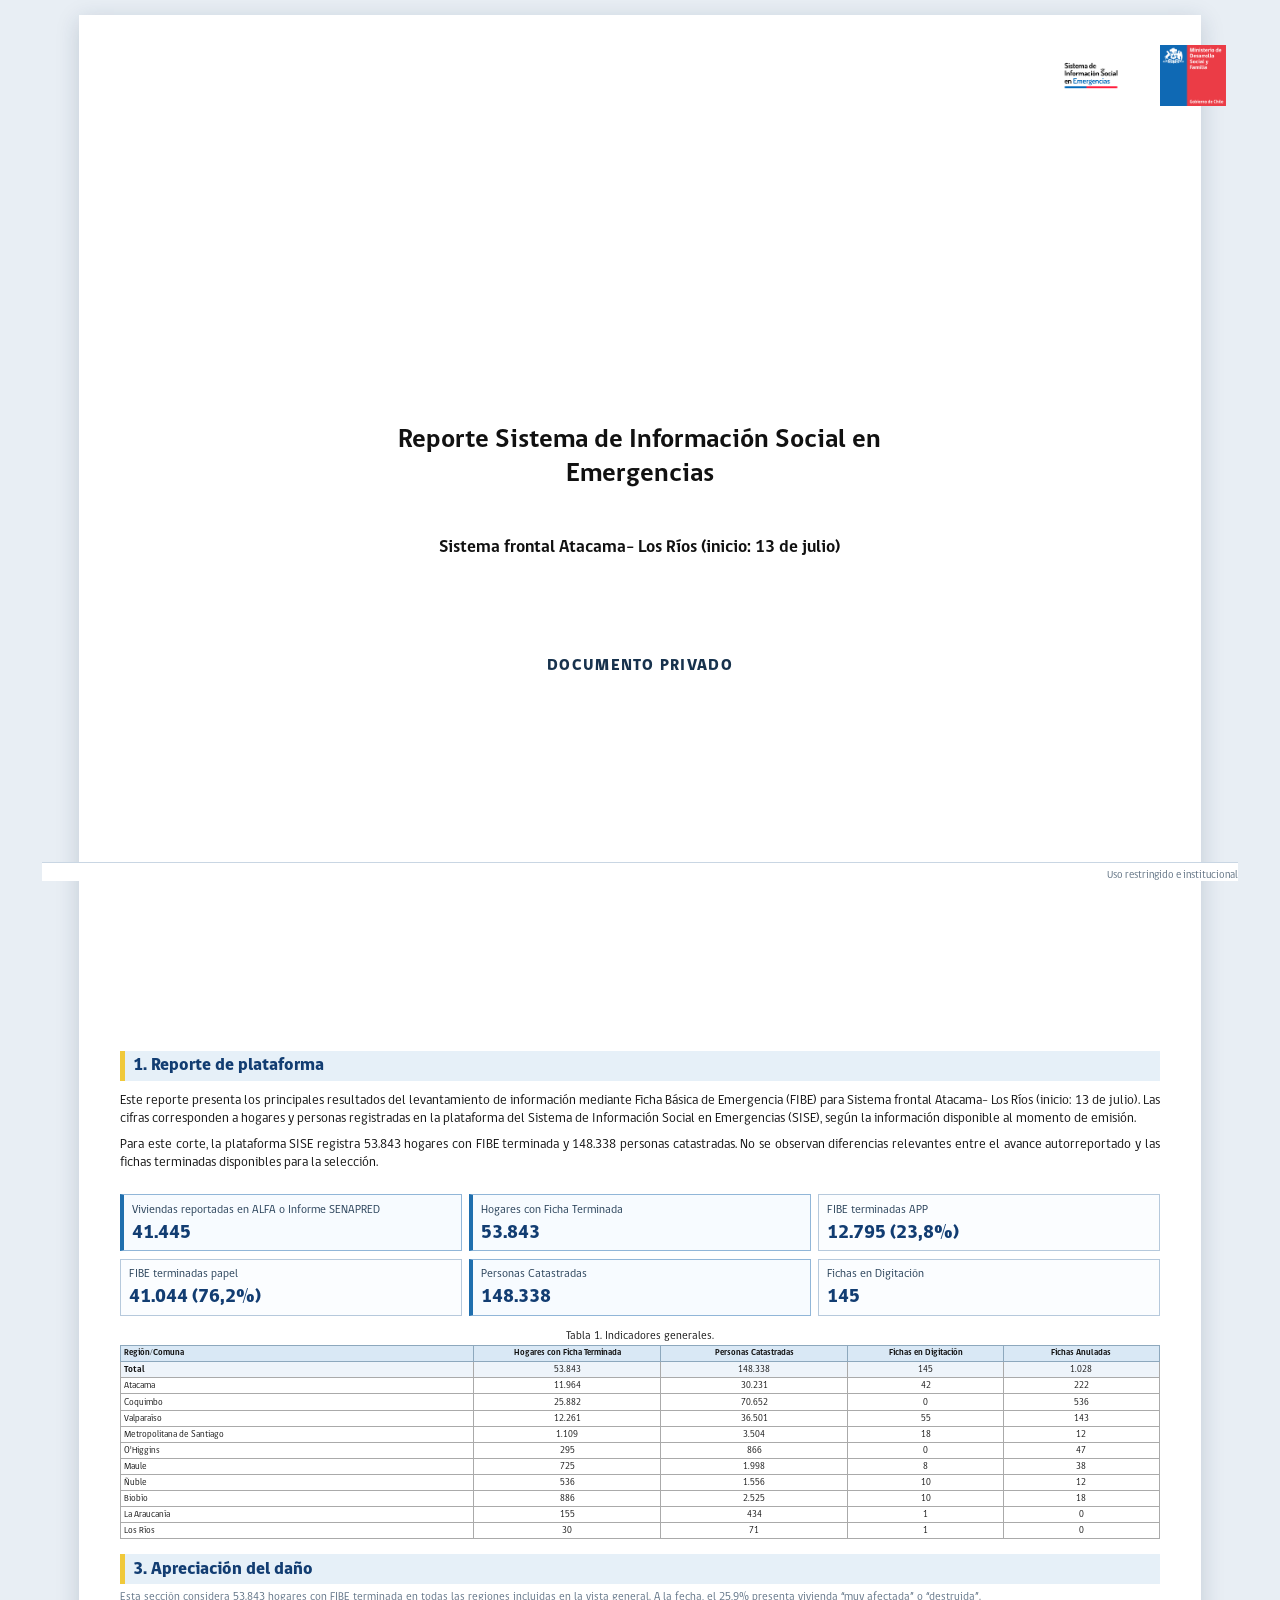
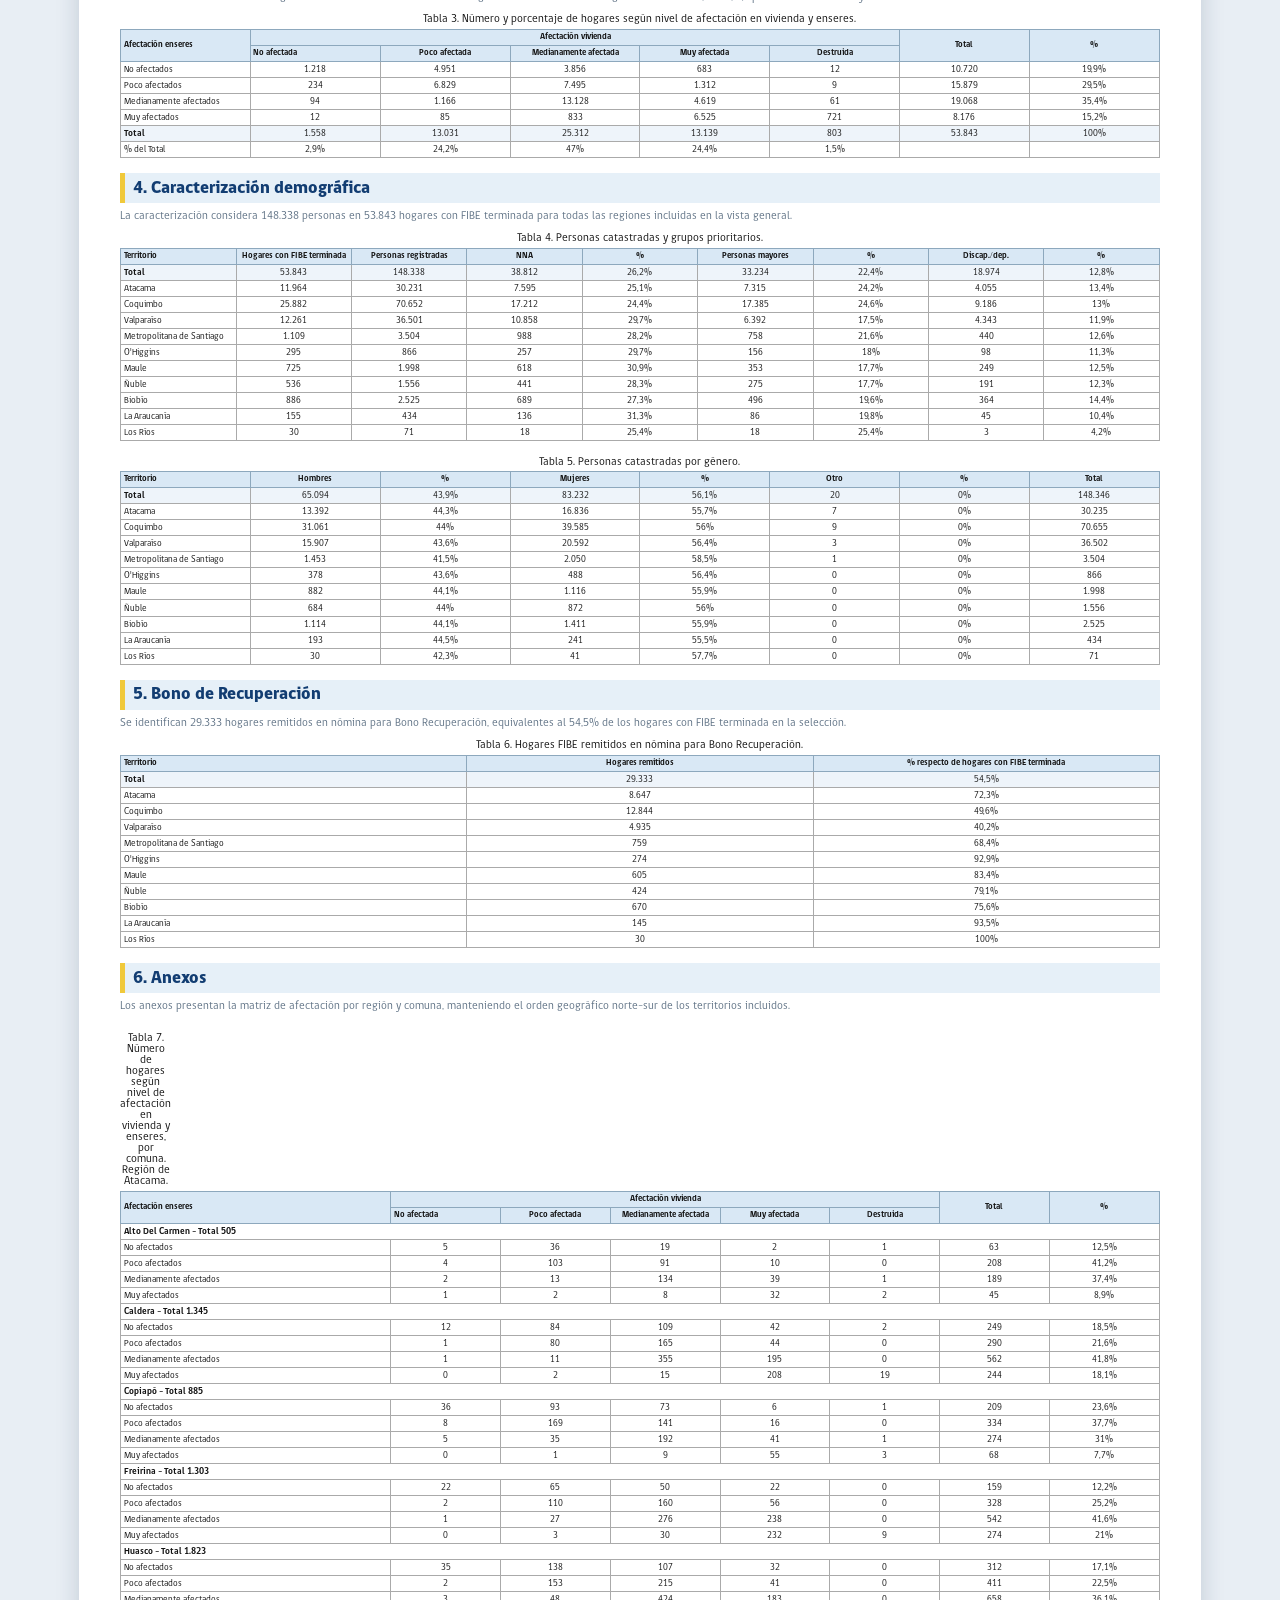
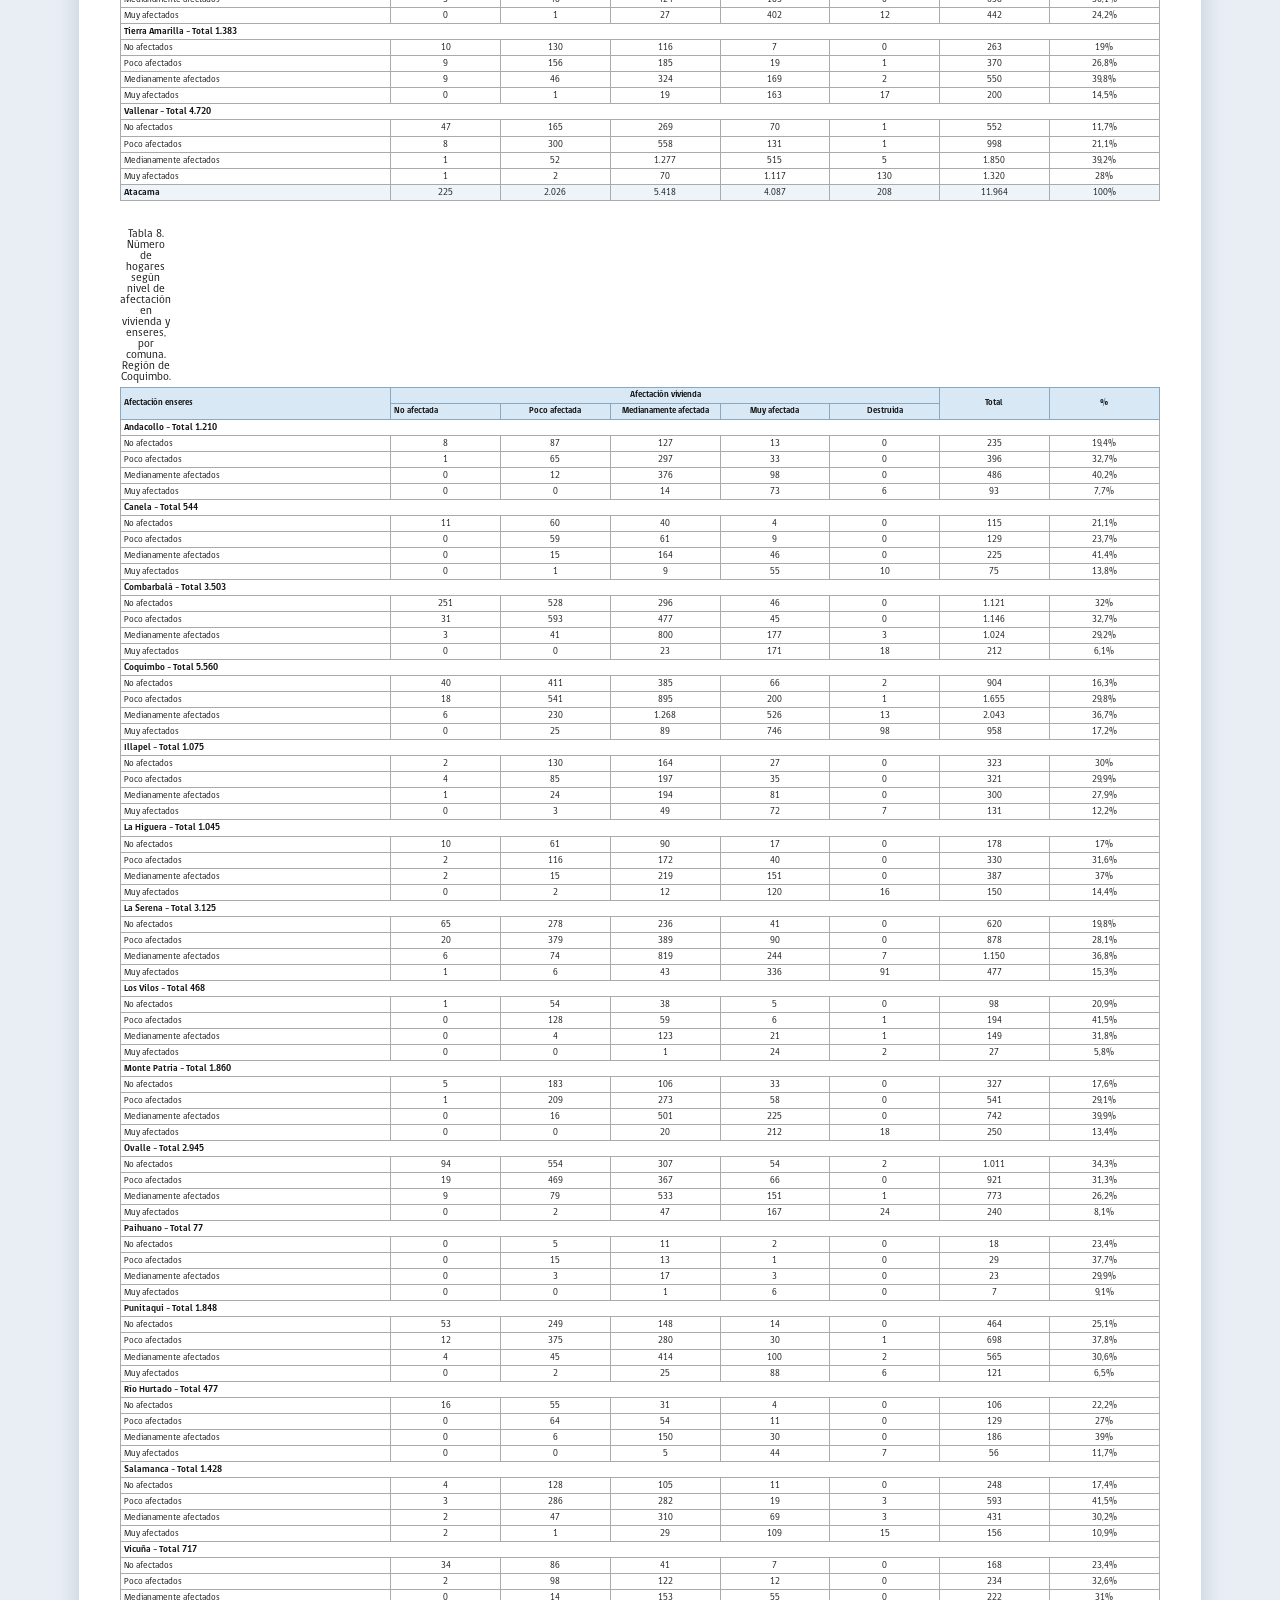
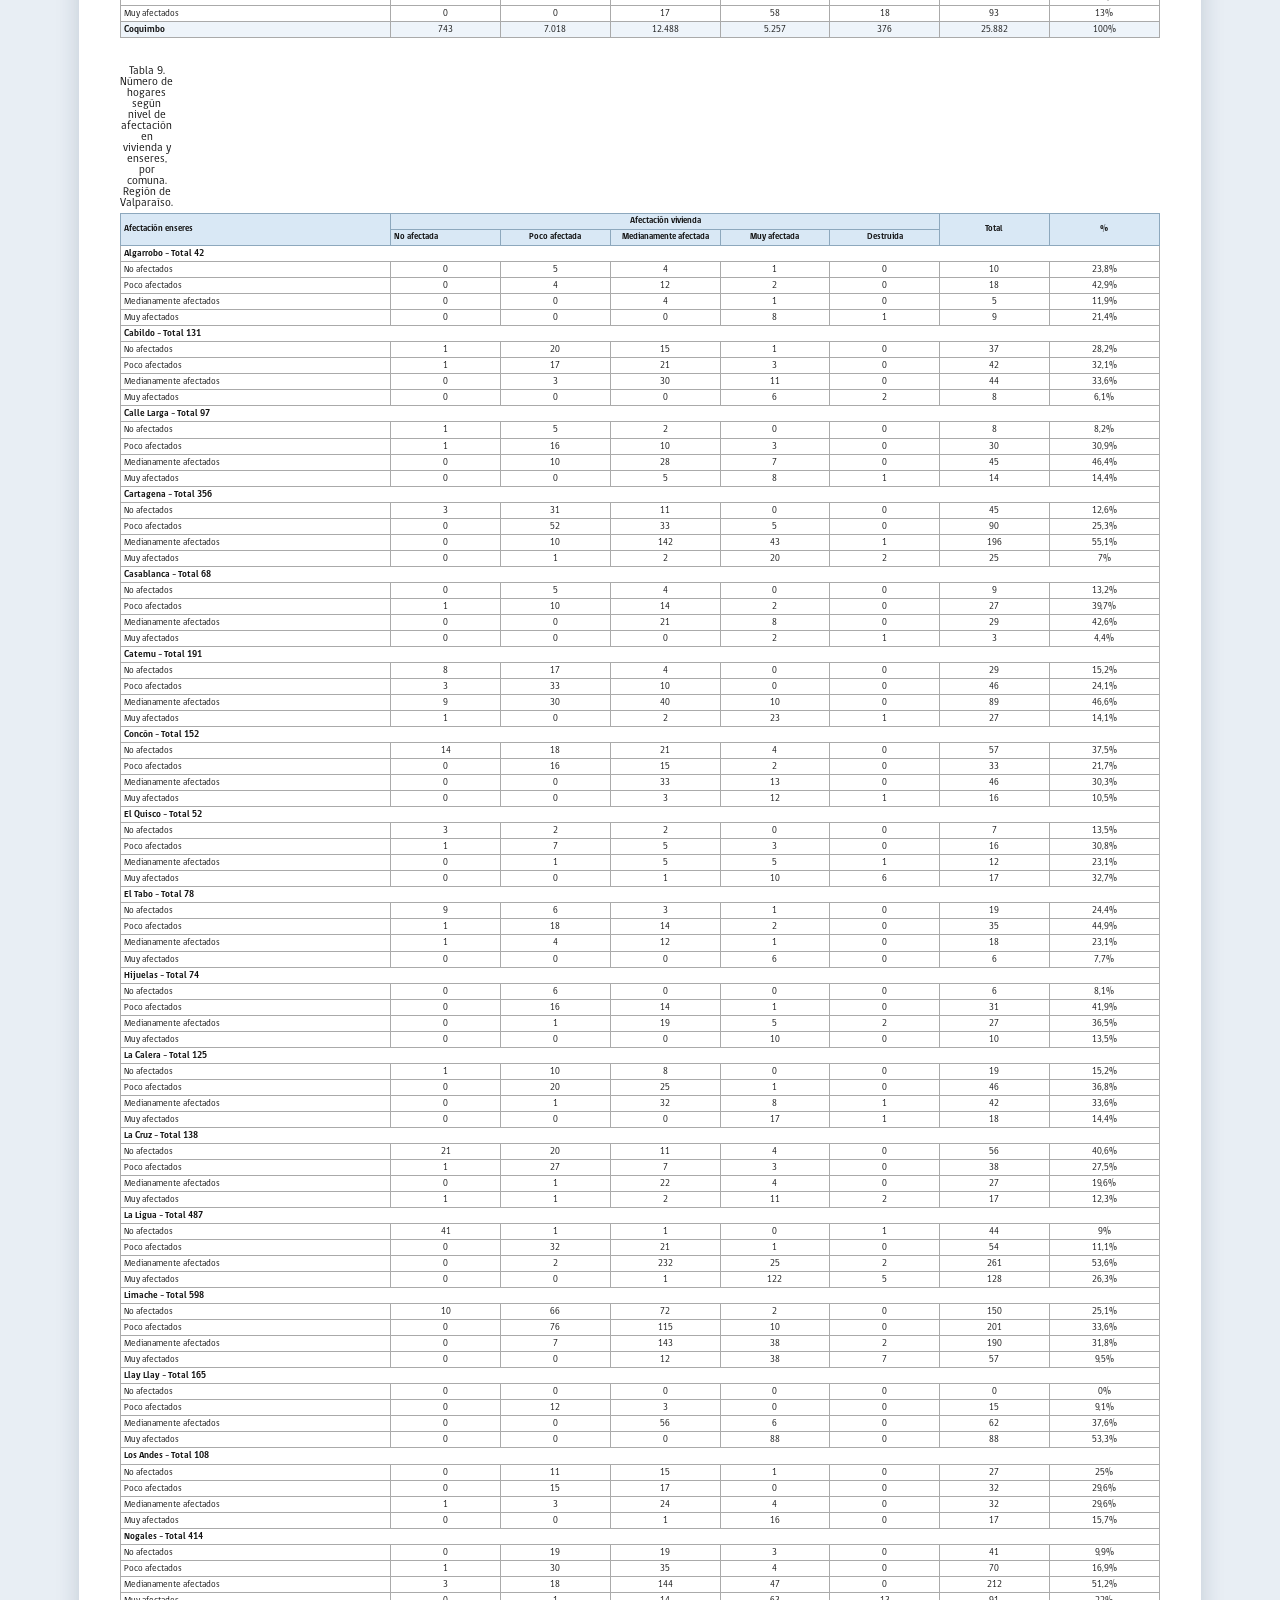
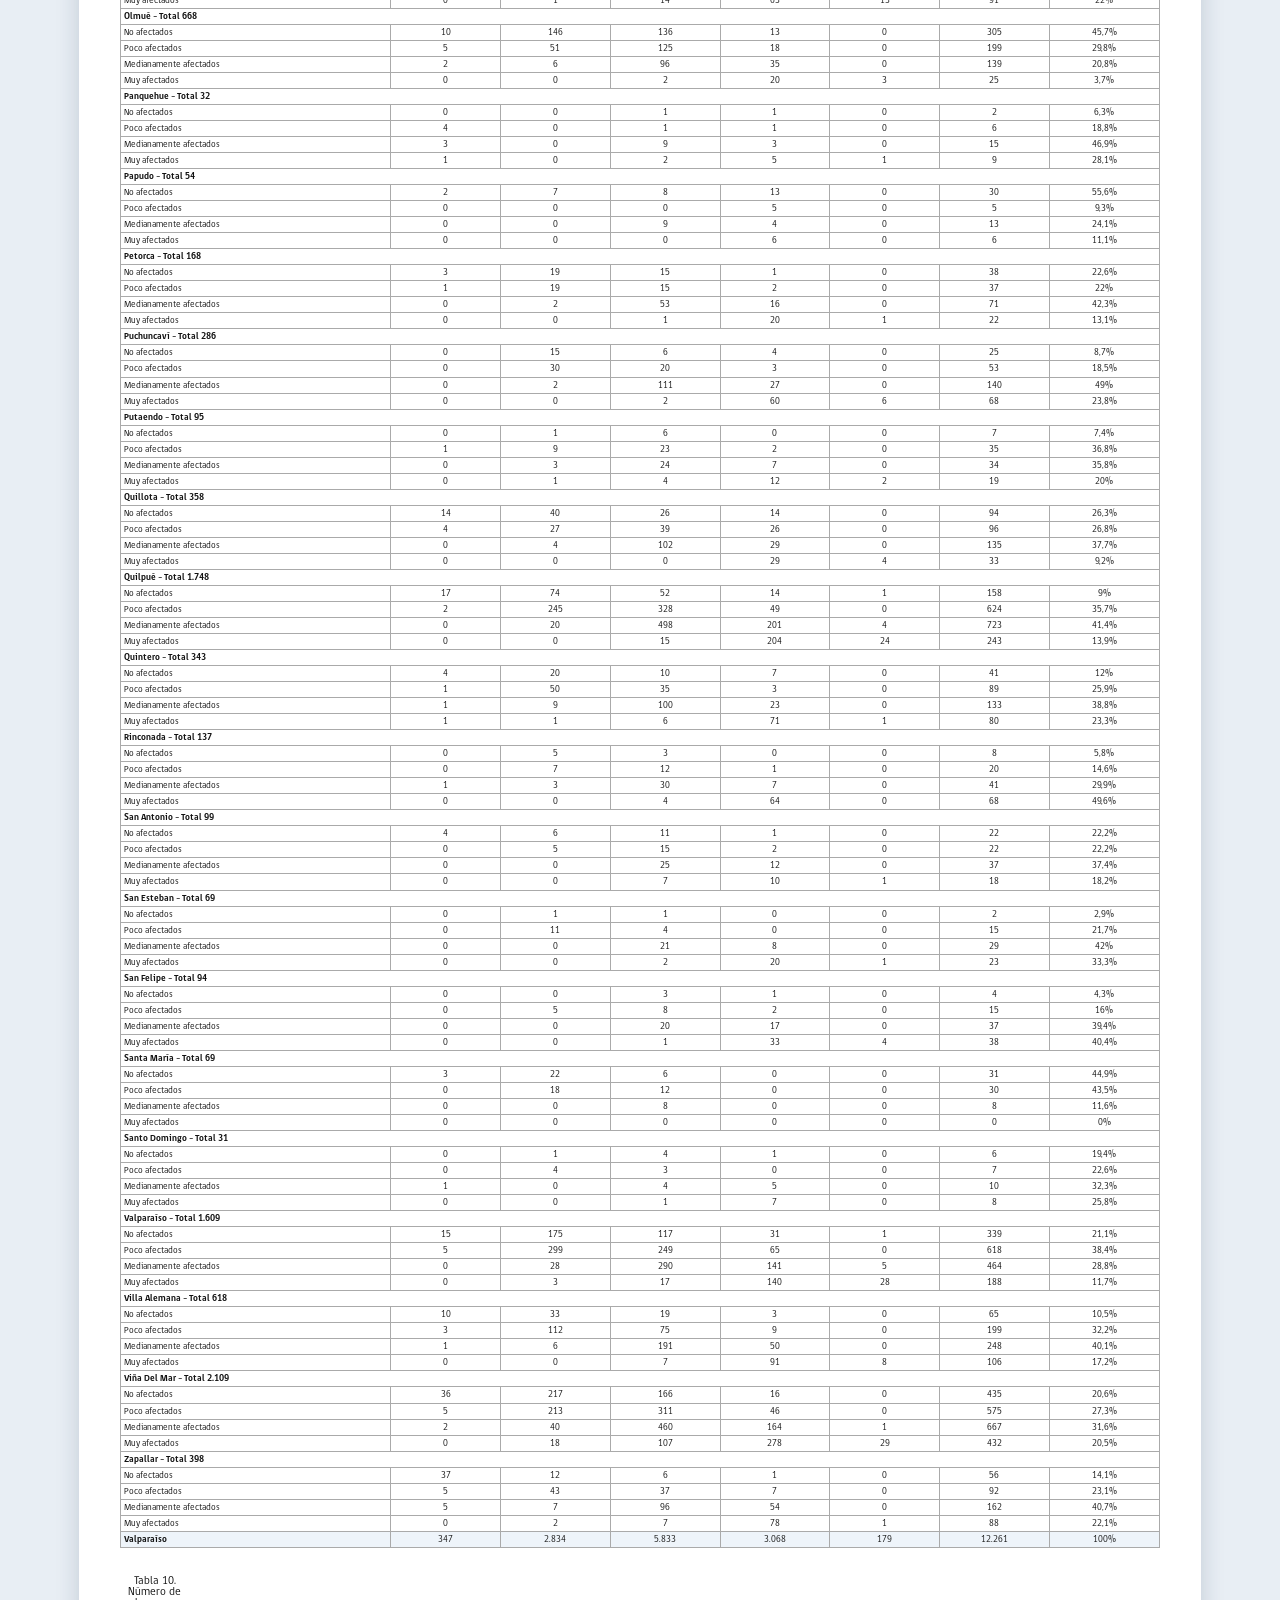
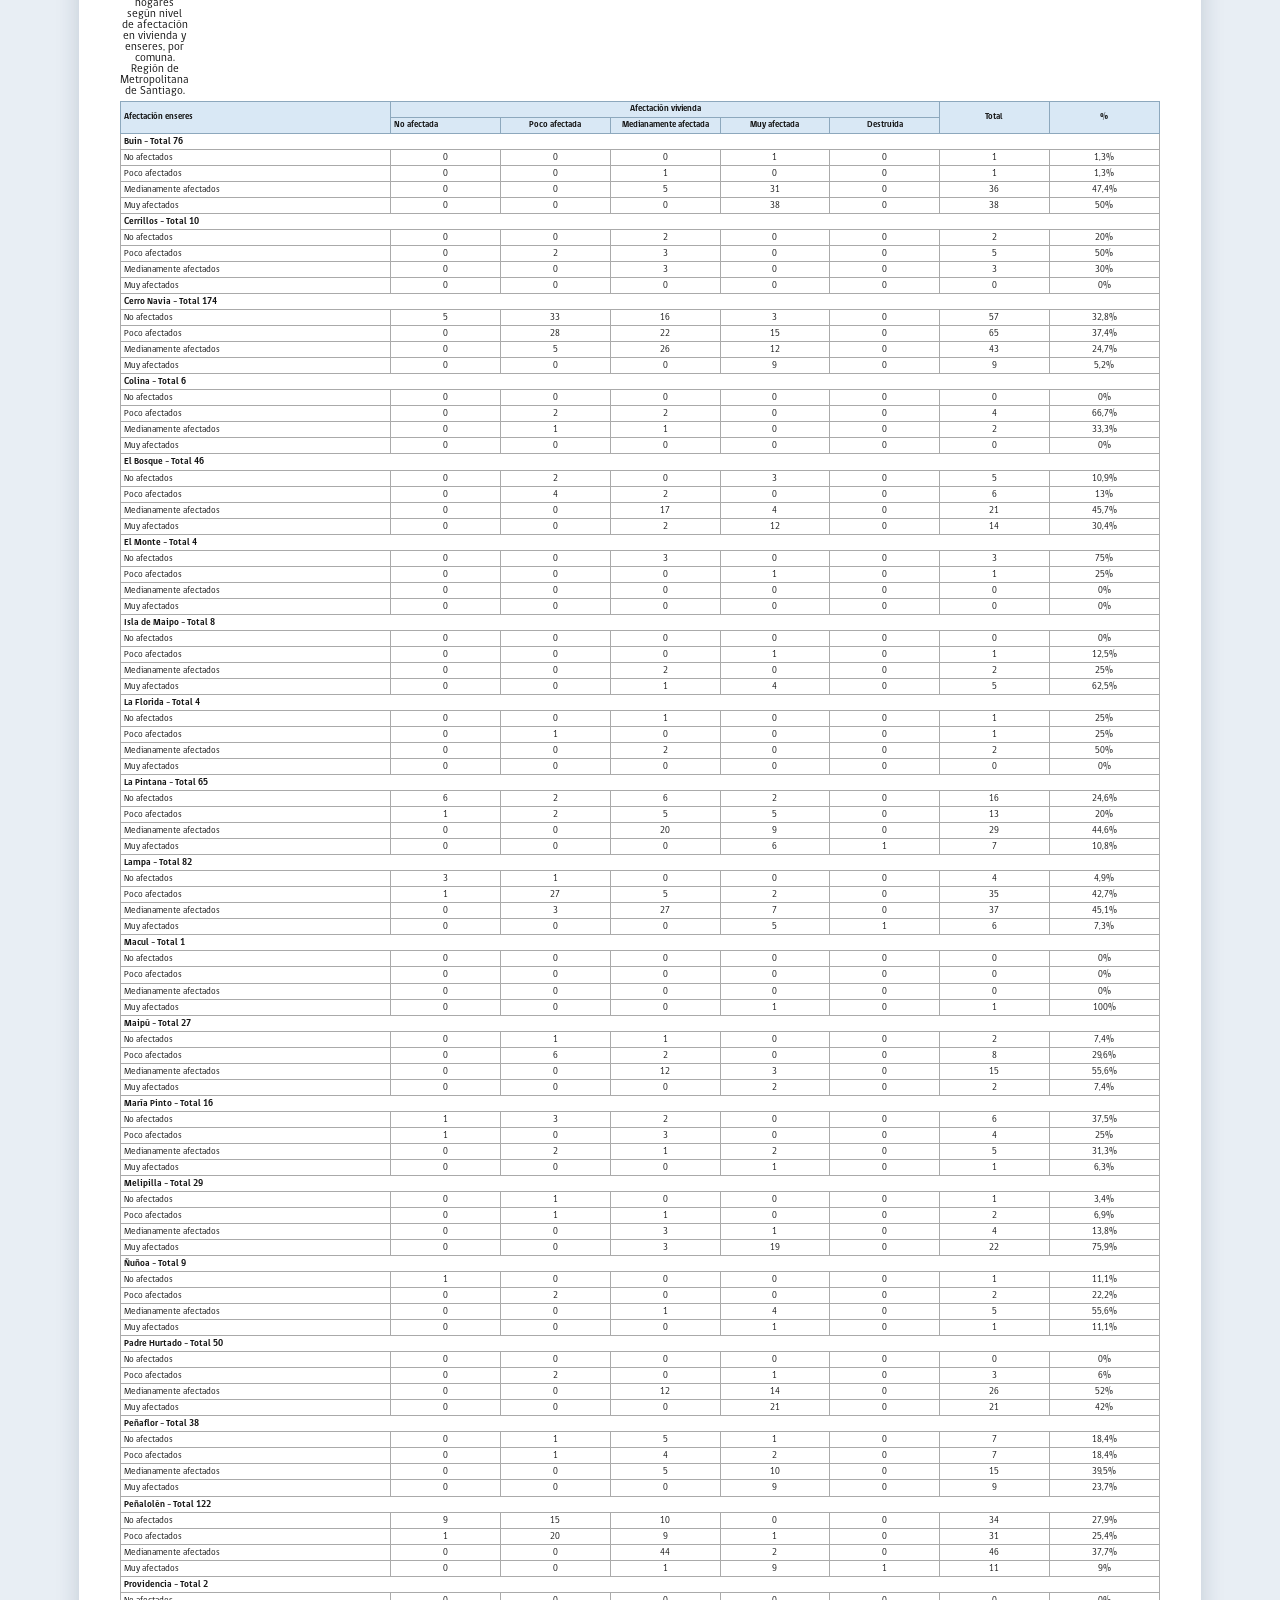
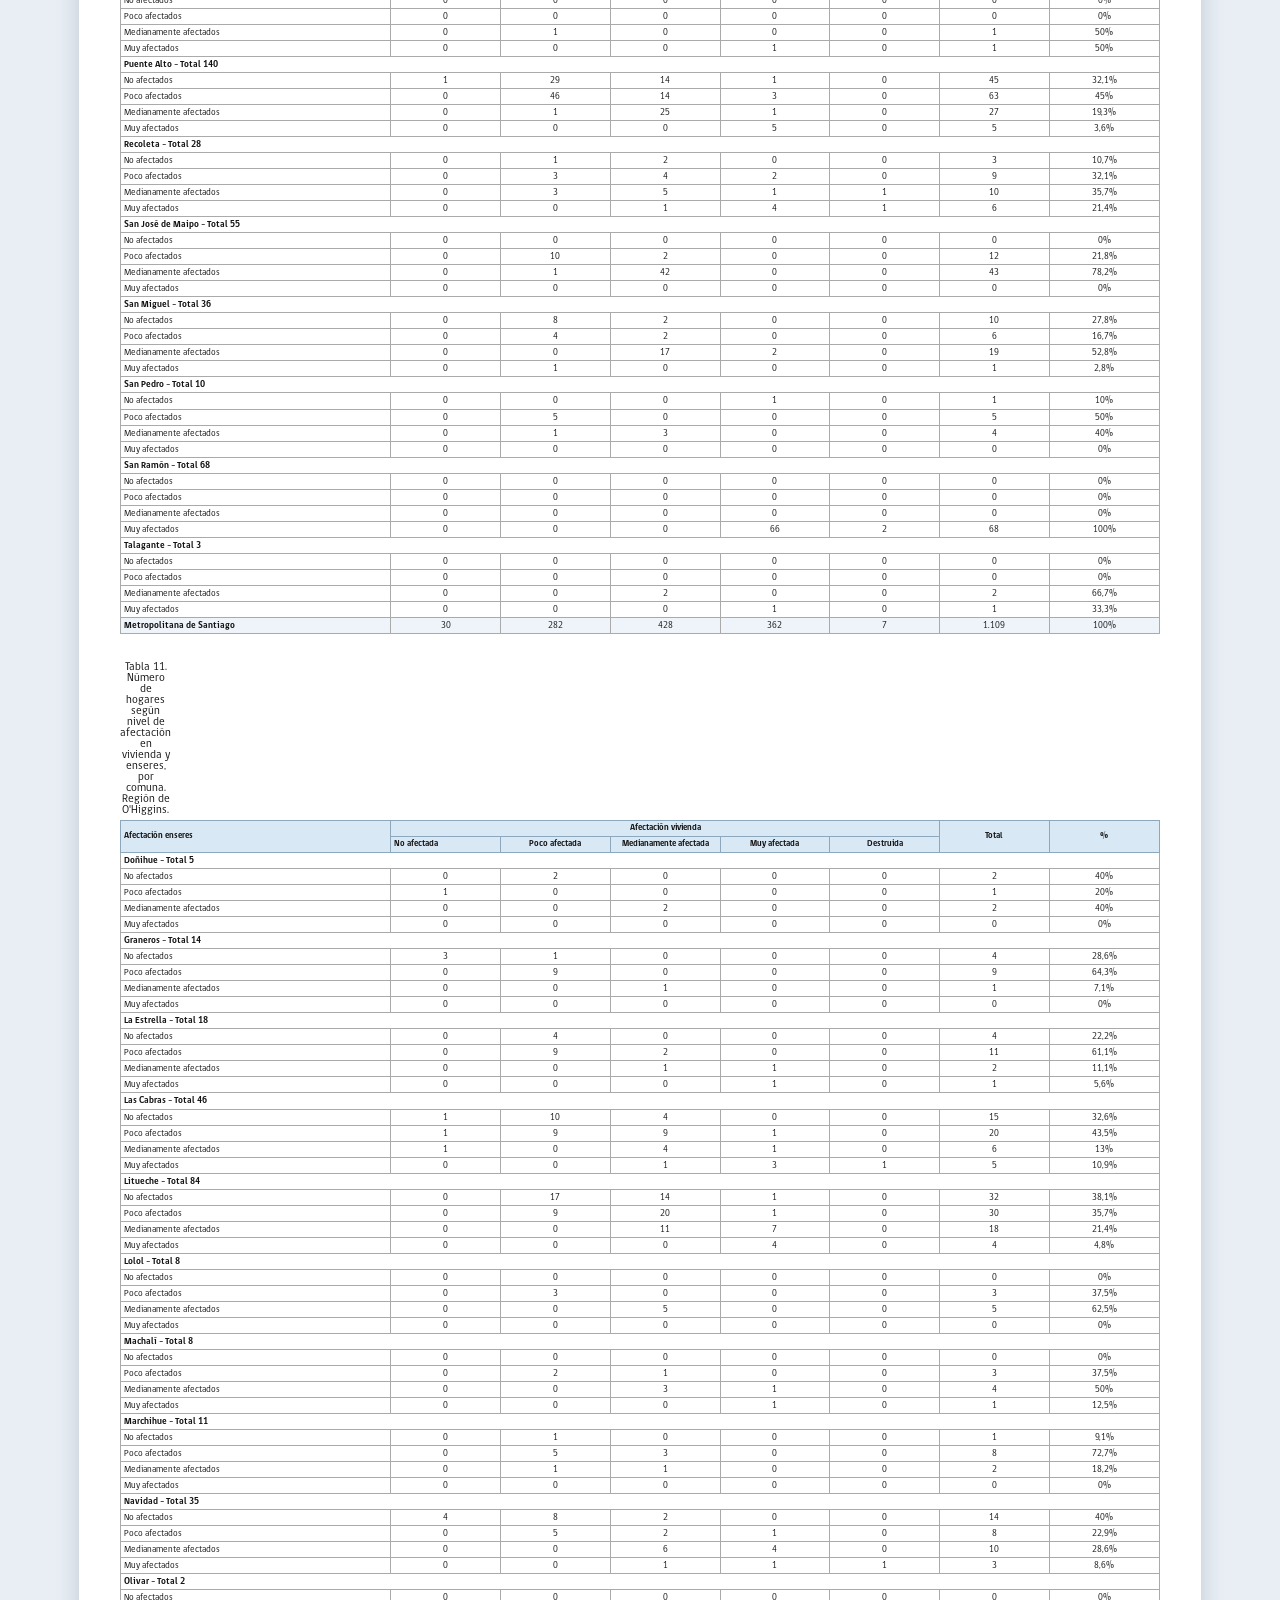
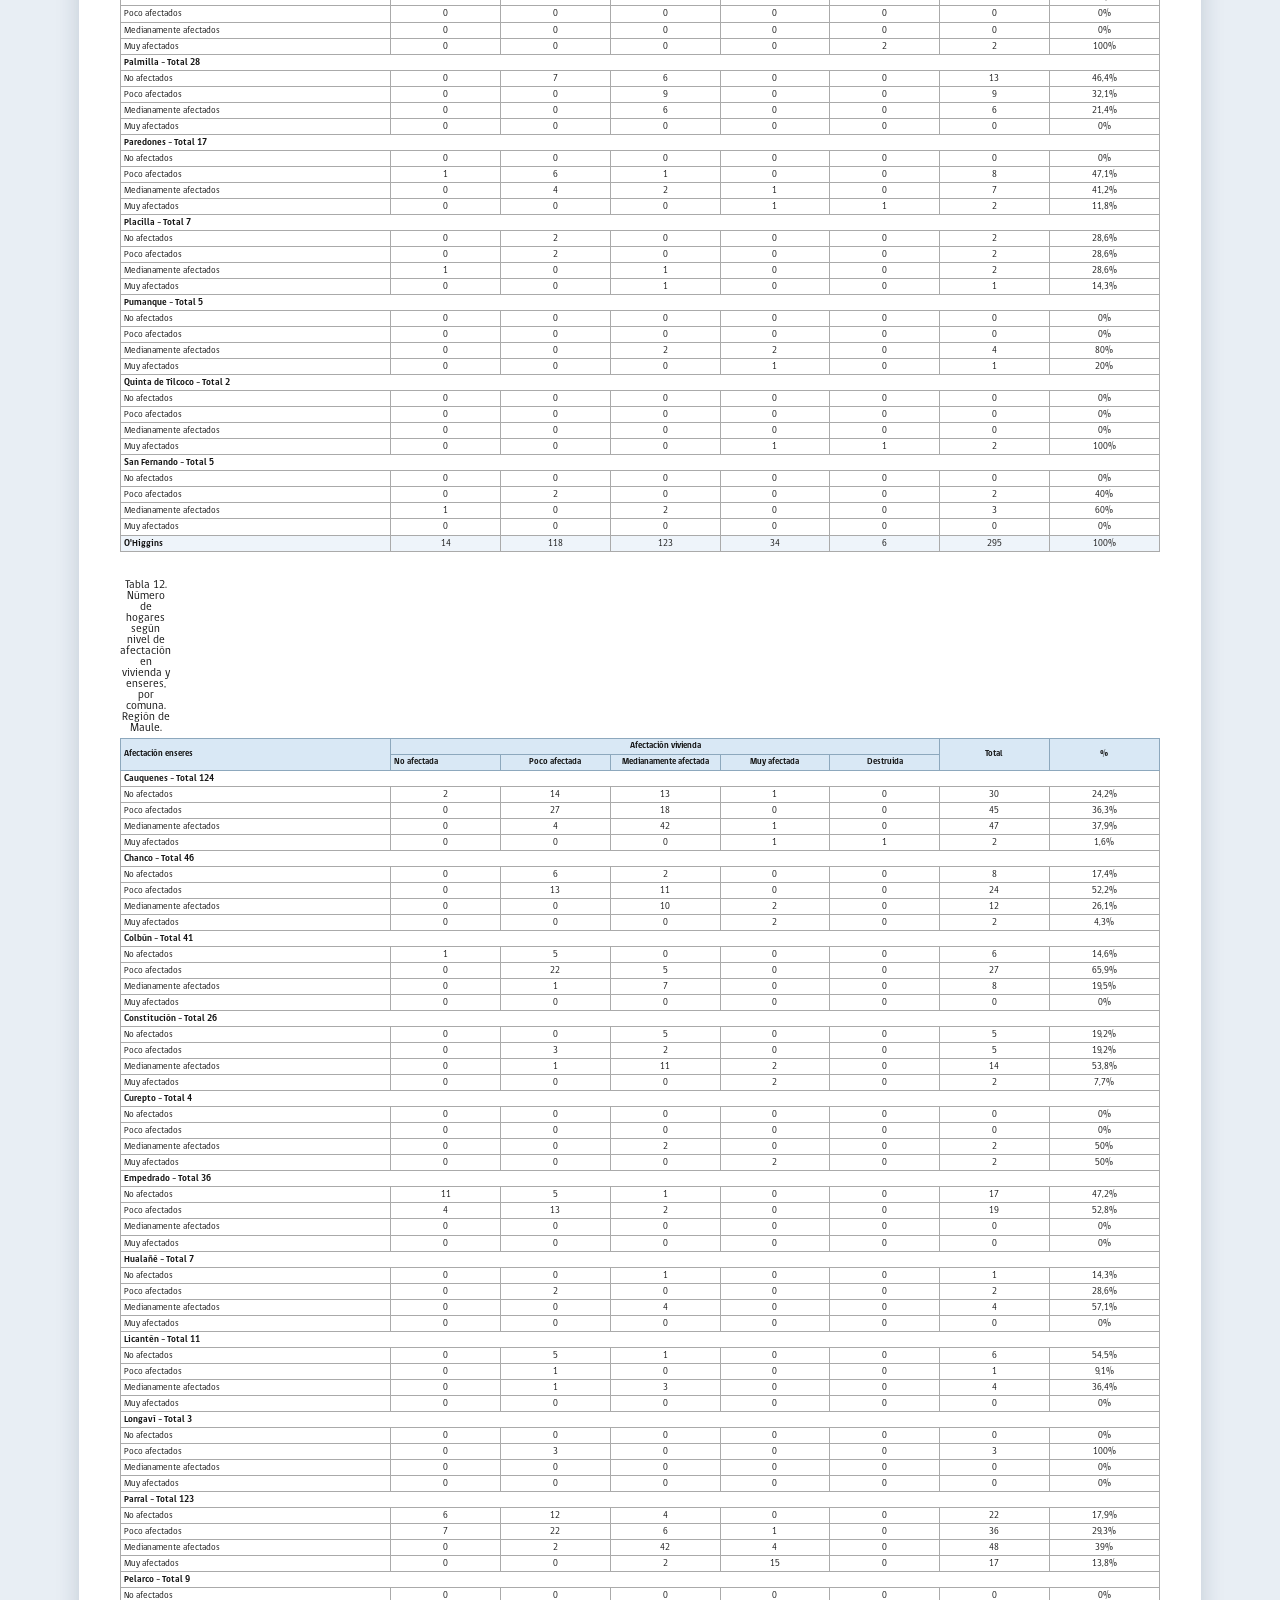
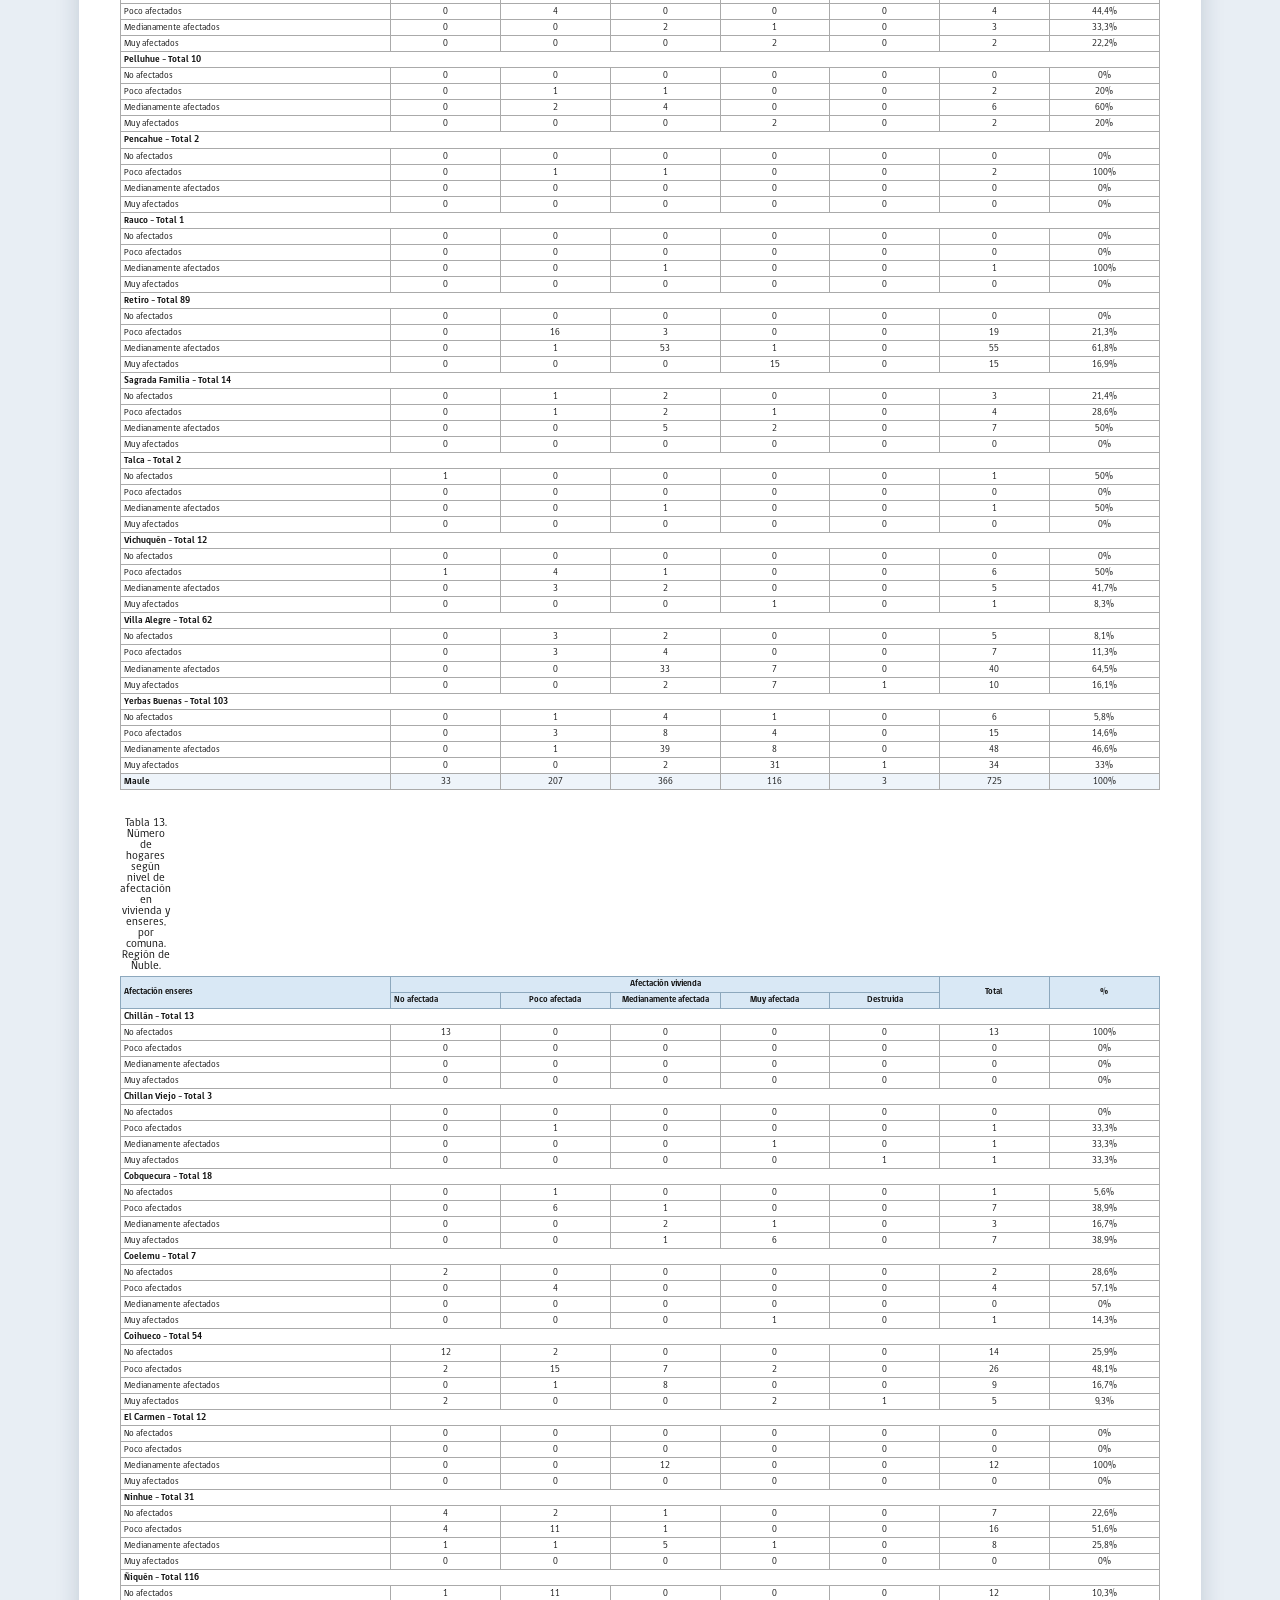
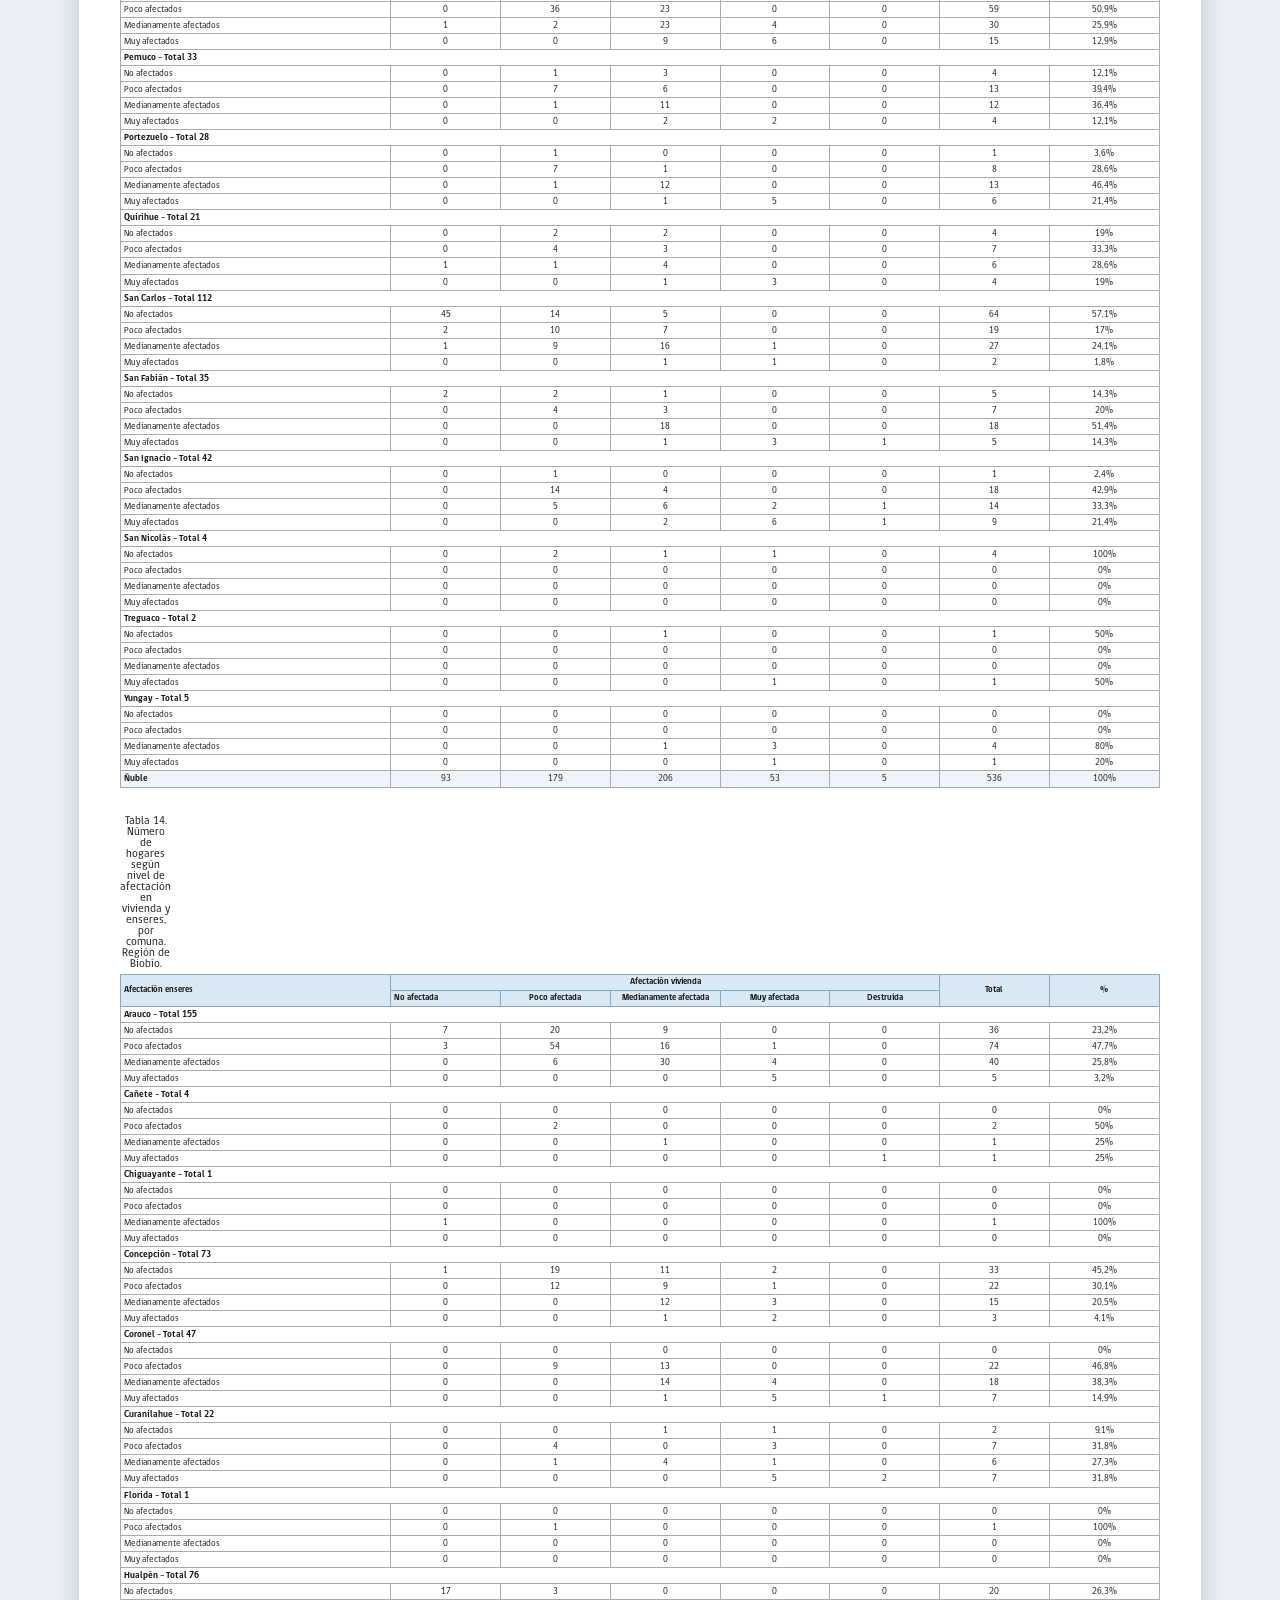
<file: emergencias/imprimir.html>
<!doctype html>
<html lang="es">
<head>
<meta charset="utf-8">
<meta name="viewport" content="width=device-width,initial-scale=1">
<title></title>
<style>
@font-face{font-family:GobCL;src:url("assets/fonts/gobCL_Regular.otf")}@font-face{font-family:GobCL;src:url("assets/fonts/gobCL_Bold.otf");font-weight:700}@font-face{font-family:GobCL;src:url("assets/fonts/gobCL_Heavy.otf");font-weight:800}
:root{--azul:#123d72;--azul2:#2467a5;--amarillo:#f0c93b;--borde:#c9d6e3;--texto:#17324d}
*{box-sizing:border-box}body{margin:0;background:#e8eef4;color:var(--texto);font-family:GobCL,Arial,sans-serif}.report{width:297mm;min-height:210mm;margin:15px auto;background:#fff;padding:9mm 11mm 15mm;box-shadow:0 5px 22px rgba(20,45,75,.18)}header{display:grid;grid-template-columns:1fr auto;gap:12mm;align-items:start;border-bottom:3px solid var(--amarillo);padding-bottom:5mm;margin-bottom:5mm}.eyebrow{color:#b48c00;font-size:10pt;font-weight:800;letter-spacing:.07em;text-transform:uppercase}.title{margin:2mm 0 1mm;font-size:22pt;line-height:1.05;color:var(--azul)}.subtitle{font-size:13pt;font-weight:700;color:var(--azul2)}.meta{margin-top:2mm;font-size:9.5pt;color:#52677b}.logos{display:flex;gap:5mm}.logos img{width:24mm;height:18mm;object-fit:contain}.section-title{margin:5mm 0 2.5mm;border-left:5px solid var(--amarillo);padding:2mm 3mm;background:var(--azul2);color:#fff;font-size:12pt;font-weight:800}.indicators{display:grid;grid-template-columns:repeat(4,1fr);gap:2.5mm;margin-bottom:4mm}.indicator{border:1px solid var(--borde);background:#f7fafc;padding:3mm;min-height:20mm}.indicator.hero{border-left:4px solid var(--amarillo)}.indicator-label{font-size:8.8pt;line-height:1.2;color:#40586e}.indicator-value{margin-top:1.5mm;font-size:19pt;font-weight:800;color:var(--azul)}.note{font-size:8.5pt;color:#607386;margin:-1mm 0 3mm}table{width:100%;border-collapse:collapse;table-layout:fixed;margin-bottom:5mm}th,td{border:1px solid var(--borde);padding:1.5mm 1.2mm;vertical-align:middle;text-align:center}th{background:var(--azul2);color:#fff;font-size:7.8pt;font-weight:700;line-height:1.15}td{font-size:8.4pt}th:first-child,td:first-child{text-align:left}.group-agregada{background:#dce8f4!important;color:#143e70!important}.group-regional{background:#cfe0f0!important;color:#143e70!important}.group-sise{background:#2467a5!important}.subhead th{background:#174d8c!important}.total td{background:#e7eef5;font-weight:800;color:var(--azul)}.zero td{color:#8795a3}.page-break{break-before:page;page-break-before:always}.matrix th:first-child,.matrix td:first-child{width:26%;font-weight:700}.footer{position:fixed;left:11mm;right:11mm;bottom:5mm;display:flex;justify-content:space-between;border-top:1px solid var(--borde);padding-top:2mm;color:#5c6e7f;font-size:8pt}
.indicator.hero{background:#f7fbff;border-color:#91b6d8;border-left:4px solid #1f6fae}.analysis-grid{display:grid;grid-template-columns:1fr;gap:3mm;margin:3mm 0 4mm}.analysis-box{border:0;background:#fff;padding:0}.analysis-box strong{display:block;color:#111;font-size:10.5pt;margin:0 0 1mm}.analysis-box p{margin:0 0 2mm;color:#111;font-size:10pt;line-height:1.35;text-align:justify}.detail-table th,.detail-table td{font-size:6.4pt}.compact-title{margin-top:3mm}.cover{display:flex;min-height:265mm;flex-direction:column;align-items:center;justify-content:center;text-align:center;border:0;margin:0;padding:0;break-after:page;page-break-after:always}.cover .eyebrow{display:none}.cover .title{max-width:150mm;margin:0 auto 12mm;color:#111;font-size:20pt;font-weight:700;line-height:1.25}.cover .subtitle{max-width:150mm;color:#111;font-size:13pt;line-height:1.35}.cover .meta{margin-top:34mm;color:#111;font-size:11pt;line-height:1.65}.cover .logos{position:absolute;top:12mm;right:12mm}.cover .logos img{width:22mm;height:16mm}.doc-private{margin-top:26mm;font-size:12pt;font-weight:800;letter-spacing:.08em}.section-title{background:#e6f0f8!important;color:#123d72!important;border-left:5px solid #f0c93b!important;padding:1.5mm 2mm!important;margin:0 0 3mm!important;font-size:13pt!important}.caption{margin:2.5mm 0 1mm;text-align:center;font-size:8.5pt;color:#111}.indicators{grid-template-columns:repeat(3,1fr);gap:2mm}.indicator{min-height:14mm;background:#fbfdff;border:1px solid #b6c9dc;padding:2mm}.indicator-value{font-size:14pt;color:#123d72}.indicator-label{color:#263f57}table{break-inside:avoid;page-break-inside:avoid;width:100%;margin-bottom:4mm}tr{break-inside:avoid;page-break-inside:avoid}th{background:#d9e8f5!important;color:#111!important;border:1px solid #8da8bd!important;font-size:6.4pt;line-height:1.05;white-space:normal;overflow-wrap:anywhere;hyphens:auto;padding:.8mm .6mm;font-weight:700}td{border:1px solid #aaa!important;color:#111;font-size:6.8pt;padding:.8mm .6mm;font-weight:400}.total td{background:#eef4fa!important;color:#111!important;font-weight:400}.total td:first-child,.commune-total td:first-child{font-weight:700}.matrix th:first-child,.matrix td:first-child{width:26%;font-weight:400}.matrix th:first-child,.matrix .total td:first-child,.matrix .commune-total td:first-child{font-weight:700}.bar-chart{height:58mm;border-left:1px solid #777;border-bottom:1px solid #777;margin:3mm 3mm 5mm 7mm;display:flex;align-items:end;gap:1.6mm;padding:2mm 1mm 0;position:relative;break-inside:avoid}.bar-item{flex:1;min-width:0;text-align:center;display:flex;flex-direction:column;align-items:center;justify-content:flex-end;height:100%}.bar{width:70%;background:#2f75b5;border:1px solid #1f4e79}.bar-value{font-size:6.2pt;margin-bottom:.8mm;color:#111}.bar-label{font-size:6pt;line-height:1.05;margin-top:.8mm;word-break:break-word}.anexo-region{break-inside:avoid;page-break-inside:avoid;margin-bottom:5mm}.footer{background:#fff}.print-page{break-before:page;page-break-before:always}
@page{size:A4 portrait;margin:12mm 12mm 14mm}@media print{body{background:#fff}.report{width:auto;min-height:auto;margin:0;box-shadow:none;padding:0 4mm 8mm 0;overflow:visible}.bar-chart{margin-right:8mm}table{max-width:100%;break-inside:auto;page-break-inside:auto}thead{display:table-header-group}tr{break-inside:avoid;page-break-inside:avoid}.anexo-region{break-inside:auto;page-break-inside:auto}.section-title{break-after:avoid;page-break-after:avoid}.caption{break-after:avoid;page-break-after:avoid}.footer{left:0;right:4mm}}.cover .meta{display:none}.anexo-region .caption{display:table-caption}
</style>
</head>
<body>
<main class="report">
<header class="cover"><div class="logos"><img src="assets/LOGO_SISE.png" alt="Logo SISE"><img src="assets/logo_MDSF.png" alt="Ministerio de Desarrollo Social y Familia"></div><div><div class="eyebrow">Sistema de Informaci&oacute;n Social en Emergencias</div><h1 class="title">Reporte Sistema de Informaci&oacute;n Social en Emergencias</h1><div class="subtitle" id="subtitle">Sistema Frontal - Julio</div><div class="doc-private">DOCUMENTO PRIVADO</div><div class="meta" id="meta"></div></div></header>
<div class="section-title">1. Reporte de plataforma</div><div class="analysis-grid" id="analysis"></div><div class="indicators" id="indicators"></div>
<p class="caption">Tabla 1. Indicadores generales.</p>
<table id="resumenTable"><colgroup><col style="width:17%"><col style="width:12%"><col style="width:9%"><col style="width:10%"><col style="width:9%"><col style="width:9%"><col style="width:9%"><col style="width:11%"><col style="width:8%"><col style="width:6%"></colgroup><thead id="resumenHead"></thead><tbody id="resumenBody"></tbody></table>
<div id="diaSection"><div class="section-title compact-title">2. Informaci&oacute;n por d&iacute;a</div><p id="diaTexto" class="note"></p><p class="caption">Figura 1. N&uacute;mero de hogares con fichas terminadas por d&iacute;a.</p><div class="bar-chart" id="diaChart"></div></div>
<div id="matrizSection"><div class="section-title compact-title">3. Apreciaci&oacute;n del da&ntilde;o</div><p id="matrizTexto" class="note"></p><p class="caption">Tabla 3. N&uacute;mero y porcentaje de hogares seg&uacute;n nivel de afectaci&oacute;n en vivienda y enseres.</p><table id="matrizTable"><thead id="matrizHead"></thead><tbody id="matrizBody"></tbody></table></div>
<div class="section-title compact-title">4. Caracterizaci&oacute;n demogr&aacute;fica</div><p id="carTexto" class="note"></p>
<p class="caption">Tabla 4. Personas catastradas y grupos prioritarios.</p>
<table id="carTable"><thead><tr><th>Territorio</th><th>Hogares con FIBE terminada</th><th>Personas registradas</th><th>NNA</th><th>%</th><th>Personas mayores</th><th>%</th><th>Discap./dep.</th><th>%</th></tr></thead><tbody id="carBody"></tbody></table>
<div id="generoSection"><p class="caption">Tabla 5. Personas catastradas por g&eacute;nero.</p><table id="generoTable"><thead><tr><th>Territorio</th><th>Hombres</th><th>%</th><th>Mujeres</th><th>%</th><th>Otro</th><th>%</th><th>Total</th></tr></thead><tbody id="generoBody"></tbody></table></div>
<div id="bonoSection"><div class="section-title compact-title">5. Bono de Recuperaci&oacute;n</div><p id="bonoTexto" class="note"></p><p class="caption">Tabla 6. Hogares FIBE remitidos en n&oacute;mina para Bono Recuperaci&oacute;n.</p><table id="bonoTable"><thead><tr><th>Territorio</th><th>Hogares remitidos</th><th>% respecto de hogares con FIBE terminada</th></tr></thead><tbody id="bonoBody"></tbody></table></div>
<div class="section-title compact-title">6. Anexos</div><p id="anexoTexto" class="note"></p>
<div id="anexosMatrices"></div>
<div class="footer"><span id="issued"></span><span>Uso restringido e institucional</span></div>
</main>
<script>
const regiones=['Arica y Parinacota','Tarapac\u00e1','Antofagasta','Atacama','Coquimbo','Valpara\u00edso','Metropolitana de Santiago',"O'Higgins",'Maule','\u00d1uble','Biob\u00edo','La Araucan\u00eda','Los R\u00edos','Los Lagos'];
const regionesReporte=regiones;
const alfaSenapredRegion={"Atacama":248,"Coquimbo":19479,"Valpara\u00edso":10864,"Metropolitana de Santiago":6421,"O'Higgins":1094,"Maule":453,"\u00d1uble":340,"Biob\u00edo":1994,"La Araucan\u00eda":552,"Los R\u00edos":0,"Los Lagos":0};
const fmt=n=>{if(n===null||n===undefined||n==='')return '0';if(typeof n==='string')n=n.replace(/\./g,'').replace(',','.');const v=Number(n);return Number.isFinite(v)?String(Math.round(v)).replace(/\B(?=(\d{3})+(?!\d))/g,'.'):'0'};
function leerSnapshot(){try{return JSON.parse(localStorage.getItem('uise-reporte-imprimible')||'null')}catch(e){return null}}
const params=new URLSearchParams(location.search),eventosImprimir={'sf-alud-20260814':{id:'sf-alud-20260814',nombre:'SF-Alud: inicio 14 de agosto',subtitulo:'SF-Alud: inicio 14 de agosto',dataUrl:'assets/data/monitoreo-sise-sf-alud-live-20260908.json'},'sf-20260716':{id:'sf-20260716',nombre:'Sistema frontal Atacama- Los R\u00edos (inicio: 13 de julio)',subtitulo:'Sistema frontal Atacama- Los R\u00edos (inicio: 13 de julio)',dataUrl:'assets/data/monitoreo-sise-sf-20260716-live-20260908.json'},'sf-20260727':{id:'sf-20260727',nombre:'Sistema frontal Sur (inicio: 27 de julio)',subtitulo:'Sistema frontal Sur (inicio: 27 de julio)',dataUrl:'assets/data/monitoreo-sise-sf-20260727-live-20260908.json'}};
const snapshot=leerSnapshot(),usarSnapshot=!params.get('evento')||(snapshot&&snapshot.evento&&snapshot.evento.id===params.get('evento'));
let filas=usarSnapshot&&snapshot&&Array.isArray(snapshot.filas)?snapshot.filas:[];
let ritmo=usarSnapshot&&snapshot&&Array.isArray(snapshot.ritmoDigitacion)?snapshot.ritmoDigitacion:[];
const evento=params.get('evento')&&eventosImprimir[params.get('evento')]?eventosImprimir[params.get('evento')]:(snapshot&&snapshot.evento?snapshot.evento:eventosImprimir['sf-20260716']);
const filtro=usarSnapshot&&snapshot&&snapshot.filtro?snapshot.filtro:{alcance:params.get('alcance')||'general',region:params.get('region')||'',comuna:params.get('comuna')||'',titulo:evento.nombre};
const regionesSnapshot=usarSnapshot&&snapshot&&Array.isArray(snapshot.regiones)&&snapshot.regiones.length?snapshot.regiones:null;
const simple=evento.id==='sf-20260727'||evento.id==='sf-alud-20260814';
function maniana(){let d=new Date();d.setDate(d.getDate()+1);return new Intl.DateTimeFormat('es-CL',{day:'2-digit',month:'2-digit',year:'numeric'}).format(d).replaceAll('/','-')}
function fechaHora(){return new Intl.DateTimeFormat('es-CL',{day:'2-digit',month:'2-digit',year:'numeric',hour:'2-digit',minute:'2-digit',hourCycle:'h23'}).format(new Date())}
function hora24(v){let s=String(v||'').trim(),m=s.match(/(\d{1,2}):(\d{2})(?:\s*([ap])\.?\s*m\.?)?/i);if(!m)return s;let h=+m[1],ampm=(m[3]||'').toLowerCase();if(ampm==='p'&&h<12)h+=12;if(ampm==='a'&&h===12)h=0;return `${String(h).padStart(2,'0')}:${m[2]}`}
function clave(t){return String(t||'').normalize('NFD').replace(/[\u0300-\u036f]/g,'').replace(/['\u2019\u00b4`]/g,'').toUpperCase()}
function canonRegion(r){let k=clave(r);if(['METROPOLITANA','REGION METROPOLITANA','METROPOLITANA DE SANTIAGO','REGION METROPOLITANA DE SANTIAGO'].includes(k))return 'Metropolitana de Santiago';if(k==="OHIGGINS"||k.includes('BERNARDO OHIGGINS'))return "O'Higgins";return regiones.find(x=>clave(x)===k)||r}
const alfaSenapred=r=>alfaSenapredRegion[canonRegion(r)]||0;
function normalizar(x){return{region:canonRegion(x.region||x.REGION||''),comuna:x.comuna||'',alfa:+(x.alfa||0),ap:+(x.aplicadas||x.ap||0),enc:+(x.encuestadores||x.enc||x.en||0),br:+(x.bonoRecuperacion||x.br||0),te:+(x.terminadas||x.te||0),ta:+(x.terminadasApp||x.ta||0),tp:+(x.terminadasPapel||x.tp||0),di:+(x.digitacion||x.di||0),an:+(x.anuladas||x.an||0),personas:+(x.personas||0),nna:+(x.nna||0),mayores:+(x.mayores||0),discapacidad:+(x.discapacidad||0),mujer:+(x.mujer||x.mujeres||0),hombre:+(x.hombre||x.hombres||0),otro:+(x.otro||x.otros||0),matriz:x.matrizAfectacion||x.matriz||{},fechaDigitacion:x.fechaDigitacion||x.fechaDeDigitacion||x['fecha de digitacion']||x['fecha de digitaci&oacute;n']||'',hora:hora24(x.siseHora||x.hora||'')}}
function datos(){return filas.map(normalizar).filter(x=>x.region!=='Los Lagos').filter(x=>!simple||x.te||x.ta||x.tp||x.di||x.an)}
function ordenRegion(r){let i=regiones.findIndex(x=>clave(x)===clave(r));return i<0?999:i}
function ordenarRegionComuna(a,b){return ordenRegion(a.region)-ordenRegion(b.region)||String(a.comuna||'').localeCompare(String(b.comuna||''),'es-CL')}
function regionesRender(){let regs=regionesSnapshot||[...new Set(datos().map(x=>x.region).filter(Boolean))];return (regs.length?regs:regionesReporte).sort((a,b)=>ordenRegion(a)-ordenRegion(b))}
function resumen(region){let o=datos().filter(x=>x.region===region).reduce((o,x)=>(o.alfa+=x.alfa,o.ap+=x.ap,o.enc+=x.enc,o.br+=x.br,o.te+=x.te,o.ta+=x.ta,o.tp+=x.tp,o.di+=x.di,o.an+=x.an,o.personas+=x.personas,o.hora=o.hora>x.hora?o.hora:x.hora,o),{alfa:0,ap:0,enc:0,br:0,te:0,ta:0,tp:0,di:0,an:0,personas:0,hora:''});if(!simple&&filtro.alcance!=='comuna')o.alfa=alfaSenapred(region);return o}
function total(){let o=datos().reduce((o,x)=>(o.alfa+=x.alfa,o.ap+=x.ap,o.enc+=x.enc,o.br+=x.br,o.te+=x.te,o.ta+=x.ta,o.tp+=x.tp,o.di+=x.di,o.an+=x.an,o.personas+=x.personas,o),{alfa:0,ap:0,enc:0,br:0,te:0,ta:0,tp:0,di:0,an:0,personas:0,hora:''});if(!simple&&filtro.alcance!=='comuna')o.alfa=regionesRender().reduce((s,r)=>s+alfaSenapred(r),0);o.hora=hora24(snapshot&&snapshot.ultimaSise);return o}
function rowResumen(nombre,x,cls=''){return `<tr class="${cls}"><td>${nombre}</td><td>${fmt(x.te)}</td><td>${fmt(x.personas)}</td><td>${fmt(x.di)}</td><td>${fmt(x.an)}</td></tr>`}
function caracterizacion(filas){return filas.reduce((o,x)=>(o.te+=x.te,o.personas+=x.personas,o.nna+=x.nna,o.mayores+=x.mayores,o.discapacidad+=x.discapacidad,o.mujer+=x.mujer,o.hombre+=x.hombre,o.otro+=x.otro,o),{te:0,personas:0,nna:0,mayores:0,discapacidad:0,mujer:0,hombre:0,otro:0})}
function pct(v,t){return t?Math.round(v*1000/t)/10:0}
function pctTxt(v,t){return pct(v,t).toLocaleString('es-CL')+'%'}
function analisisTexto(t,c){let brecha=Math.max(0,t.te-t.ap);return {monitoreo:brecha>0?`Para este corte, la plataforma SISE registra ${fmt(t.te)} hogares con FIBE terminada. Esta cifra supera en ${fmt(brecha)} registro(s) el autorreporte de fichas aplicadas, por lo que el dato consolidado debe interpretarse a partir de la informaci&oacute;n disponible en SISE.`:`Para este corte, la plataforma SISE registra ${fmt(t.te)} hogares con FIBE terminada y ${fmt(t.personas)} personas catastradas. No se observan diferencias relevantes entre el avance autorreportado y las fichas terminadas disponibles para la selecci&oacute;n.`}}
function rowCar(nombre,x,cls=''){return `<tr class="${cls}"><td>${nombre}</td><td>${fmt(x.te)}</td><td>${fmt(x.personas)}</td><td>${fmt(x.nna)}</td><td>${pctTxt(x.nna,x.personas)}</td><td>${fmt(x.mayores)}</td><td>${pctTxt(x.mayores,x.personas)}</td><td>${fmt(x.discapacidad)}</td><td>${pctTxt(x.discapacidad,x.personas)}</td></tr>`}
function rowGenero(nombre,x,cls=''){let total=x.hombre+x.mujer+x.otro||x.personas;return `<tr class="${cls}"><td>${nombre}</td><td>${fmt(x.hombre)}</td><td>${pctTxt(x.hombre,total)}</td><td>${fmt(x.mujer)}</td><td>${pctTxt(x.mujer,total)}</td><td>${fmt(x.otro)}</td><td>${pctTxt(x.otro,total)}</td><td>${fmt(total)}</td></tr>`}
function matrizKey(t){return clave(t)}
function matrizNormalizada(d){let x=d.matriz||{},m={},total=0,terminadas=d.te;Object.keys(x).forEach(k=>{let v=+x[k]||0;if(v>0){m[k]=v;total+=v}});if(total===terminadas)return m;if(!terminadas)return {};if(total>0&&total%terminadas===0){let f=total/terminadas;if(f>1&&Object.values(m).every(v=>v%f===0))return Object.fromEntries(Object.entries(m).map(([k,v])=>[k,v/f]).filter(([,v])=>v>0))}if(total>0){let out={},asignado=0,partes=Object.entries(m).map(([k,v])=>{let bruto=v*terminadas/total,ent=Math.floor(bruto);asignado+=ent;return {k,ent,resto:bruto-ent}}).sort((a,b)=>b.resto-a.resto);partes.forEach(p=>out[p.k]=p.ent);for(let i=0;i<terminadas-asignado&&i<partes.length;i++)out[partes[i].k]++;return Object.fromEntries(Object.entries(out).filter(([,v])=>v>0))}return {}}
function etiquetaCobertura(){if(filtro.alcance==='comuna'&&filtro.region&&filtro.comuna)return `${filtro.comuna}, regi&oacute;n de ${filtro.region}`;if(filtro.alcance==='region'&&filtro.region)return `la regi&oacute;n de ${filtro.region}`;if(filtro.alcance==='general'||!filtro.alcance)return 'todas las regiones incluidas en la vista general';let regs=regionesRender();return regs.length===1?`la regi&oacute;n de ${regs[0]}`:`las ${regs.length} regiones seleccionadas`}
function matrizResumen(base){let filasM=['No afectados','Poco afectados','Medianamente afectados','Muy afectados'],cols=['No afectada','Poco afectada','Medianamente afectada','Muy afectada','Destruida'],m={};base.forEach(d=>Object.entries(matrizNormalizada(d)).forEach(([k,v])=>m[k]=+(m[k]||0)+(+v||0)));let celdas=filasM.map(()=>cols.map(()=>0)),total=0,tc=cols.map(()=>0),tf=filasM.map(()=>0);filasM.forEach((f,i)=>cols.forEach((c,j)=>{let v=m[`${matrizKey(f)}|${matrizKey(c)}`]||m[`${f}|${c}`]||0;celdas[i][j]=v;tf[i]+=v;tc[j]+=v;total+=v}));return {filasM,cols,celdas,total,tc,tf}}
function tablaMatriz(mat){let rows=mat.filasM.map((f,i)=>`<tr><td>${f}</td>${mat.celdas[i].map(v=>`<td>${fmt(v)}</td>`).join('')}<td>${fmt(mat.tf[i])}</td><td>${pctTxt(mat.tf[i],mat.total)}</td></tr>`);return `<table class="matrix"><thead><tr><th rowspan="2">Afectaci&oacute;n enseres</th><th colspan="5">Afectaci&oacute;n vivienda</th><th rowspan="2">Total</th><th rowspan="2">%</th></tr><tr>${mat.cols.map(c=>`<th>${c}</th>`).join('')}</tr></thead><tbody>${rows.join('')}<tr class="total"><td>Total</td>${mat.tc.map(v=>`<td>${fmt(v)}</td>`).join('')}<td>${fmt(mat.total)}</td><td>100%</td></tr><tr><td>% del Total</td>${mat.tc.map(v=>`<td>${pctTxt(v,mat.total)}</td>`).join('')}<td></td><td></td></tr></tbody></table>`}
function renderMatriz(){let mat=matrizResumen(datos());matrizSection.style.display=mat.total>0?'':'none';matrizTexto.innerHTML=mat.total>0?`Esta secci&oacute;n considera ${fmt(mat.total)} hogares con FIBE terminada en ${etiquetaCobertura()}. A la fecha, el ${pctTxt((mat.tc[3]||0)+(mat.tc[4]||0),mat.total)} presenta vivienda &ldquo;muy afectada&rdquo; o &ldquo;destruida&rdquo;.`:'';matrizHead.innerHTML=tablaMatriz(mat).match(/<thead[^>]*>([\s\S]*?)<\/thead>/)[1];matrizBody.innerHTML=tablaMatriz(mat).match(/<tbody[^>]*>([\s\S]*?)<\/tbody>/)[1]}
function fechaKey(v){let s=String(v||''),m=s.match(/(\d{4})[-\/](\d{1,2})[-\/](\d{1,2})/)||s.match(/(\d{1,2})[-\/](\d{1,2})[-\/](\d{4})/);if(!m)return '';return m[1].length===4?`${m[1]}-${String(m[2]).padStart(2,'0')}-${String(m[3]).padStart(2,'0')}`:`${m[3]}-${String(m[2]).padStart(2,'0')}-${String(m[1]).padStart(2,'0')}`}
function hoyKey(){let d=new Date(),p=n=>String(n).padStart(2,'0');return `${d.getFullYear()}-${p(d.getMonth()+1)}-${p(d.getDate())}`}
function fechaCortaLabel(k){let m=String(k).match(/(\d{4})-(\d{2})-(\d{2})/);return m?`${m[3]}-${m[2]}`:k}
function renderDias(){let porDia=new Map(),base=(ritmo.length&&filtro.alcance==='general'?ritmo:filas).map(normalizar),hoy=hoyKey();base.forEach(d=>{let k=fechaKey(d.fechaDigitacion);if(!k||k>hoy)return;porDia.set(k,(porDia.get(k)||0)+d.te)});let rows=[...porDia.entries()].sort((a,b)=>a[0].localeCompare(b[0])),max=Math.max(1,...rows.map(([,v])=>v)),totalDia=rows.reduce((s,[,v])=>s+v,0);diaSection.style.display=rows.length?'':'none';diaTexto.innerHTML=rows.length?`La figura resume ${fmt(totalDia)} hogares con FIBE terminada distribuidos en ${rows.length} d&iacute;a(s) de digitaci&oacute;n, excluyendo fechas posteriores a ${hoy}.`:'';diaChart.innerHTML=rows.map(([k,v])=>`<div class="bar-item"><div class="bar-value">${fmt(v)}</div><div class="bar" style="height:${Math.max(3,Math.round(v*100/max))}%"></div><div class="bar-label">${fechaCortaLabel(k)}</div></div>`).join('')}
function renderAnexos(regs){let base=datos().filter(x=>x.te).sort(ordenarRegionComuna),n=7;anexosMatrices.innerHTML=regs.sort((a,b)=>ordenRegion(a)-ordenRegion(b)).map(r=>{let comunas=base.filter(x=>x.region===r),mat=matrizResumen(comunas);if(!mat.total)return '';let filas=comunas.map(c=>{let cm=matrizResumen([c]);return `<tr class="commune-total"><td colspan="8">${c.comuna} - Total ${fmt(cm.total)}</td></tr>`+cm.filasM.map((f,i)=>`<tr><td>${f}</td>${cm.celdas[i].map(v=>`<td>${fmt(v)}</td>`).join('')}<td>${fmt(cm.tf[i])}</td><td>${pctTxt(cm.tf[i],cm.total)}</td></tr>`).join('')}).join('');return `<div class="anexo-region"><p class="caption">Tabla ${n++}. N&uacute;mero de hogares seg&uacute;n nivel de afectaci&oacute;n en vivienda y enseres, por comuna. Regi&oacute;n de ${r}.</p><table class="matrix"><thead><tr><th rowspan="2">Afectaci&oacute;n enseres</th><th colspan="5">Afectaci&oacute;n vivienda</th><th rowspan="2">Total</th><th rowspan="2">%</th></tr><tr>${mat.cols.map(c=>`<th>${c}</th>`).join('')}</tr></thead><tbody>${filas}<tr class="total"><td>${r}</td>${mat.tc.map(v=>`<td>${fmt(v)}</td>`).join('')}<td>${fmt(mat.total)}</td><td>100%</td></tr></tbody></table></div>`}).join('')||'<p class="note">No hay matriz de afectaci&oacute;n disponible para la selecci&oacute;n.</p>'}
function renderCaracterizacionDetalle(regs){let base=datos(),carTotal=caracterizacion(base),totalBr=base.reduce((s,x)=>s+x.br,0);carTexto.innerHTML=`La caracterizaci&oacute;n considera ${fmt(carTotal.personas)} personas en ${fmt(carTotal.te)} hogares con FIBE terminada para ${etiquetaCobertura()}.`;carBody.innerHTML=rowCar(filtro.alcance==='general'||!filtro.alcance?'Total':'Total selecci&oacute;n',carTotal,'total')+regs.map(r=>rowCar(r,caracterizacion(base.filter(x=>x.region===r)),'' )).join('');let hayGenero=carTotal.hombre||carTotal.mujer||carTotal.otro;generoSection.style.display=hayGenero?'':'none';generoBody.innerHTML=hayGenero?rowGenero('Total',carTotal,'total')+regs.map(r=>rowGenero(r,caracterizacion(base.filter(x=>x.region===r)))).join(''):'';bonoSection.style.display=totalBr>0?'':'none';bonoTexto.innerHTML=totalBr>0?`Se identifican ${fmt(totalBr)} hogares remitidos en n&oacute;mina para Bono Recuperaci&oacute;n, equivalentes al ${pctTxt(totalBr,carTotal.te)} de los hogares con FIBE terminada en la selecci&oacute;n.`:'';bonoBody.innerHTML=`<tr class="total"><td>Total</td><td>${fmt(totalBr)}</td><td>${pctTxt(totalBr,carTotal.te)}</td></tr>`+regs.map(r=>{let br=base.filter(x=>x.region===r).reduce((s,x)=>s+x.br,0),te=caracterizacion(base.filter(x=>x.region===r)).te;return `<tr><td>${r}</td><td>${fmt(br)}</td><td>${pctTxt(br,te)}</td></tr>`}).join('');anexoTexto.innerHTML=`Los anexos presentan la matriz de afectaci&oacute;n por regi&oacute;n y comuna, manteniendo el orden geogr&aacute;fico norte-sur de los territorios incluidos.`;renderDias();renderMatriz();renderAnexos(regs)}
function render(){const t=total();subtitle.textContent=evento.subtitulo||evento.nombre||'Sistema Frontal - Julio';meta.innerHTML='';issued.textContent='';resumenTable.querySelector('colgroup').innerHTML='<col style="width:34%"><col style="width:18%"><col style="width:18%"><col style="width:15%"><col style="width:15%">';resumenHead.innerHTML='<tr><th>Regi&oacute;n/Comuna</th><th>Hogares con Ficha Terminada</th><th>Personas Catastradas</th><th>Fichas en Digitaci&oacute;n</th><th>Fichas Anuladas</th></tr>';const appPct=`${fmt(t.ta)} (${pctTxt(t.ta,t.te)})`,papelPct=`${fmt(t.tp)} (${pctTxt(t.tp,t.te)})`;const items=simple?[['Hogares con Ficha Terminada',t.te,true],['FIBE terminadas APP',appPct,false],['FIBE terminadas papel',papelPct,false],['Personas Catastradas',t.personas,true],['Fichas en Digitaci&oacute;n',t.di,false],['Fichas Anuladas',t.an,false]]:[['Viviendas reportadas en ALFA o Informe SENAPRED',t.alfa,true],['Hogares con Ficha Terminada',t.te,true],['FIBE terminadas APP',appPct,false],['FIBE terminadas papel',papelPct,false],['Personas Catastradas',t.personas,true],['Fichas en Digitaci&oacute;n',t.di,false]];indicators.innerHTML=items.map(x=>`<div class="indicator ${x[2]?'hero':''}"><div class="indicator-label">${x[0]}</div><div class="indicator-value">${x[1]}</div></div>`).join('');const regs=regionesRender(),car=caracterizacion(datos()),txt=analisisTexto(t,car),territorio=filtro.titulo||evento.nombre||'el evento seleccionado';analysis.innerHTML=`<div class="analysis-box"><p>Este reporte presenta los principales resultados del levantamiento de informaci&oacute;n mediante Ficha B&aacute;sica de Emergencia (FIBE) para ${territorio}. Las cifras corresponden a hogares y personas registradas en la plataforma del Sistema de Informaci&oacute;n Social en Emergencias (SISE), seg&uacute;n la informaci&oacute;n disponible al momento de emisi&oacute;n.</p><p>${txt.monitoreo}</p></div>`;resumenBody.innerHTML=rowResumen(filtro.alcance==='general'||!filtro.alcance?'Total': 'Total selecci&oacute;n',t,'total')+regs.map(r=>{const x=resumen(r);return rowResumen(r,x,Object.values(x).every(v=>v===0)?'zero':'')}).join('');renderCaracterizacionDetalle(regs)}
async function cargar(){if(filas.length)return render();try{const res=await fetch((evento.dataUrl||'assets/data/monitoreo-sise-sf-20260716.json')+'?ts='+Date.now(),{cache:'no-store'});if(res.ok){const j=await res.json();filas=Array.isArray(j)?j:(j.filas||j.registros||j.datos||[])}}catch(e){}render()}
cargar();
cargar().then(()=>document.querySelectorAll('#indicators .indicator-value').forEach(el=>{el.innerHTML=el.innerHTML.replace(/(^|\s)(\d{4,})(?=\s|\(|$)/g,(m,p,n)=>p+fmt(n))}));
</script>
</body></html>
</file>
